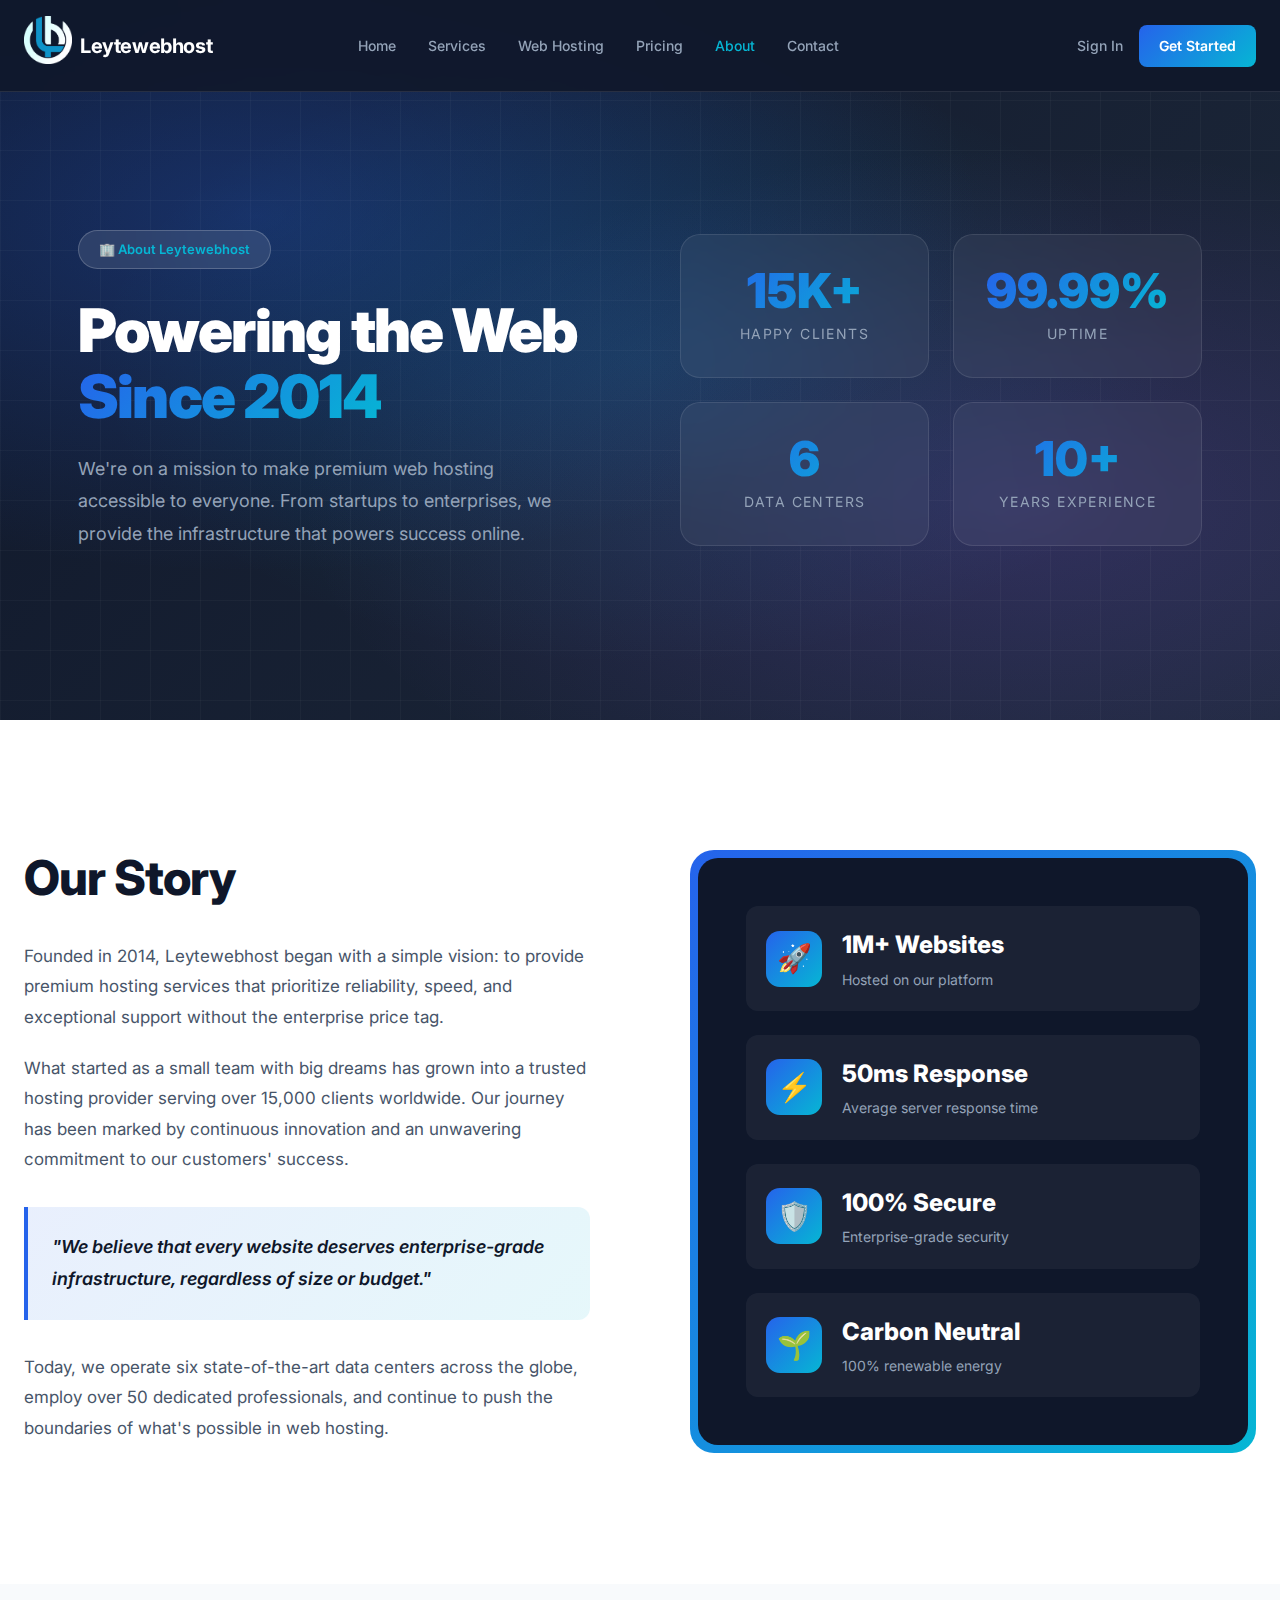
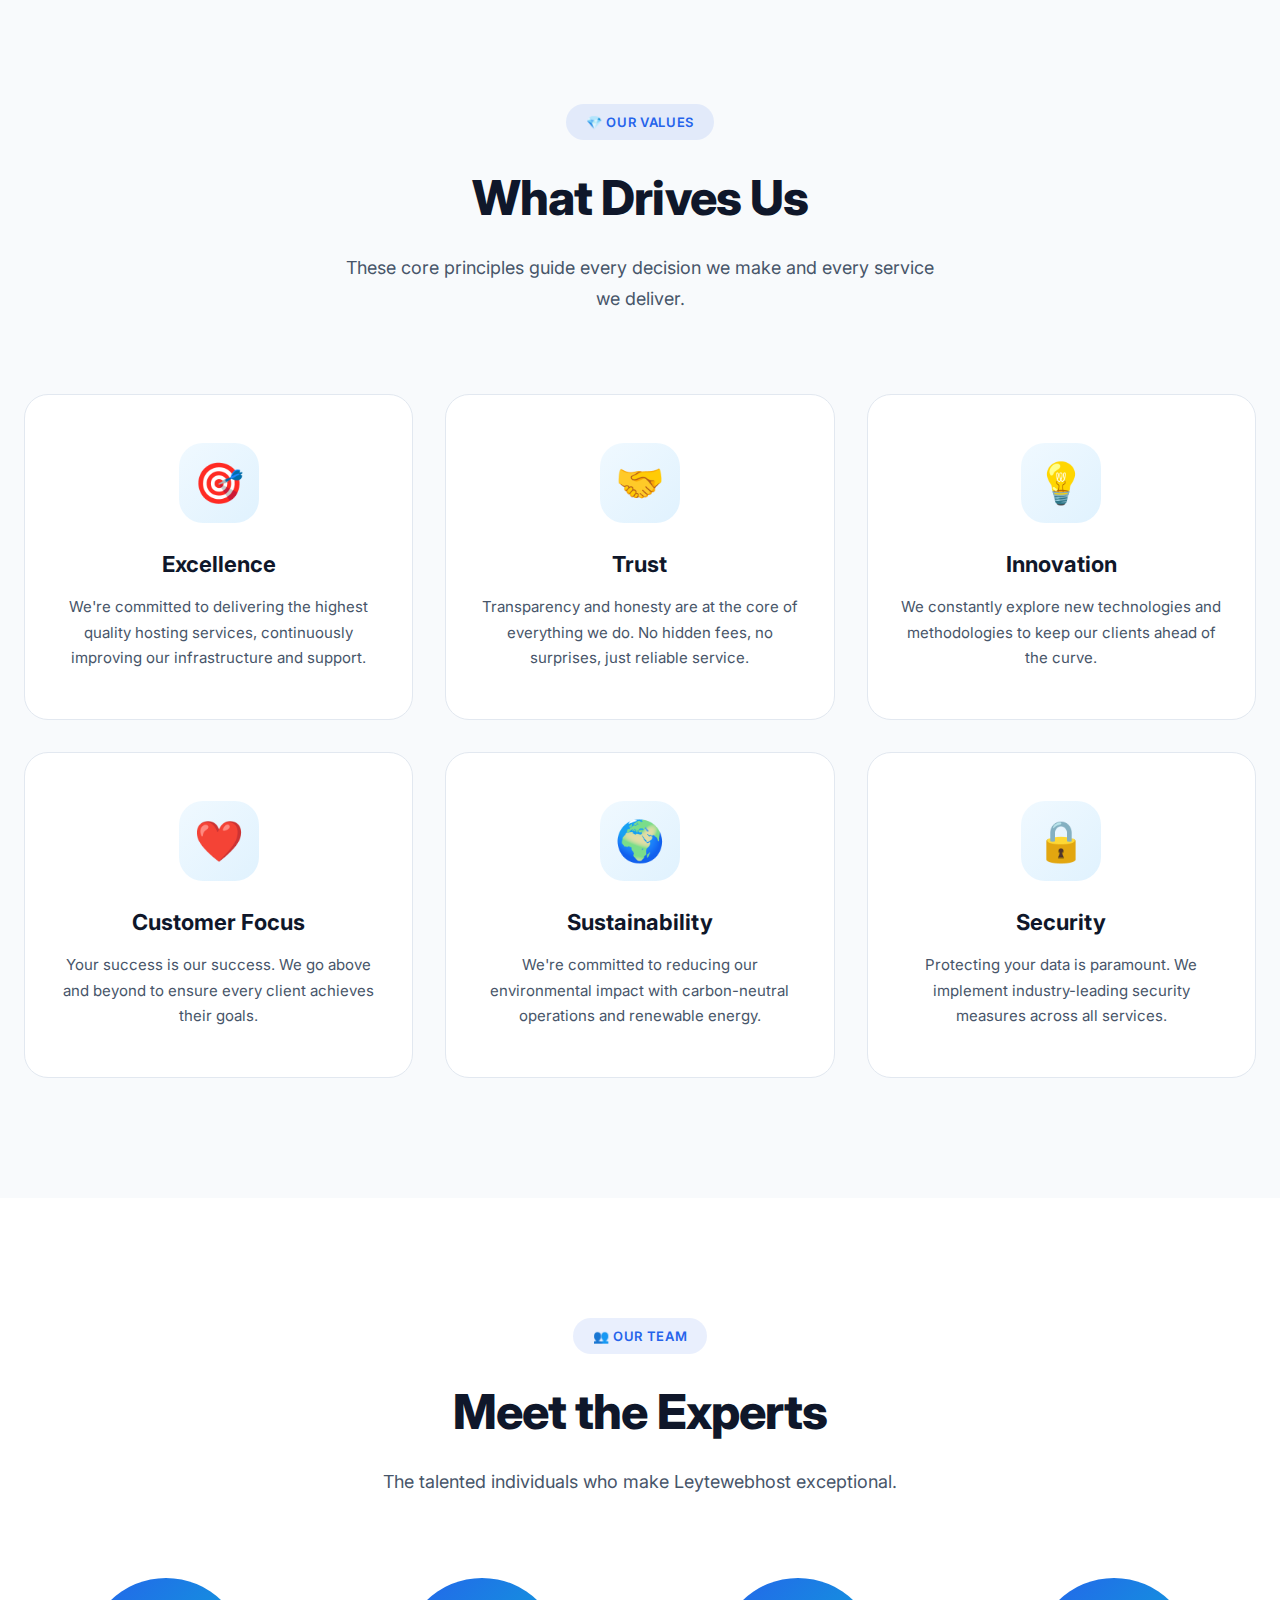
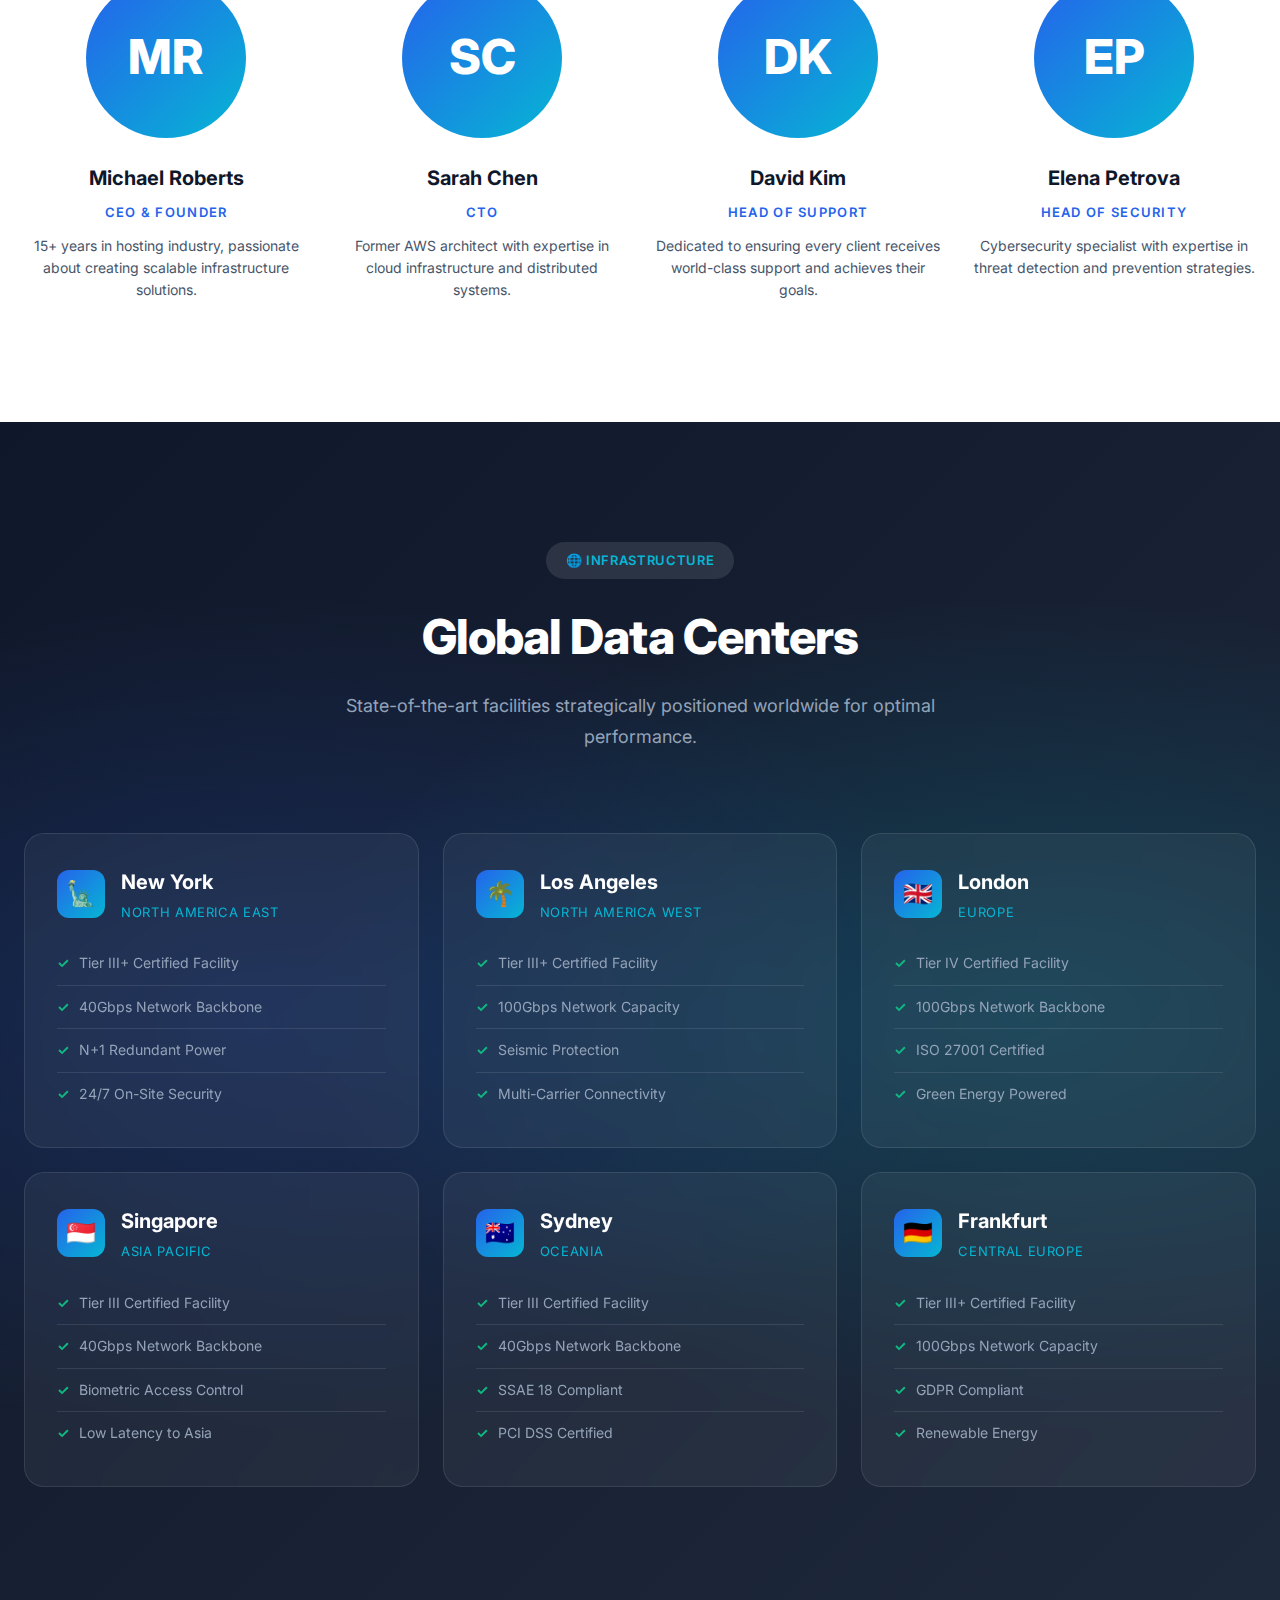
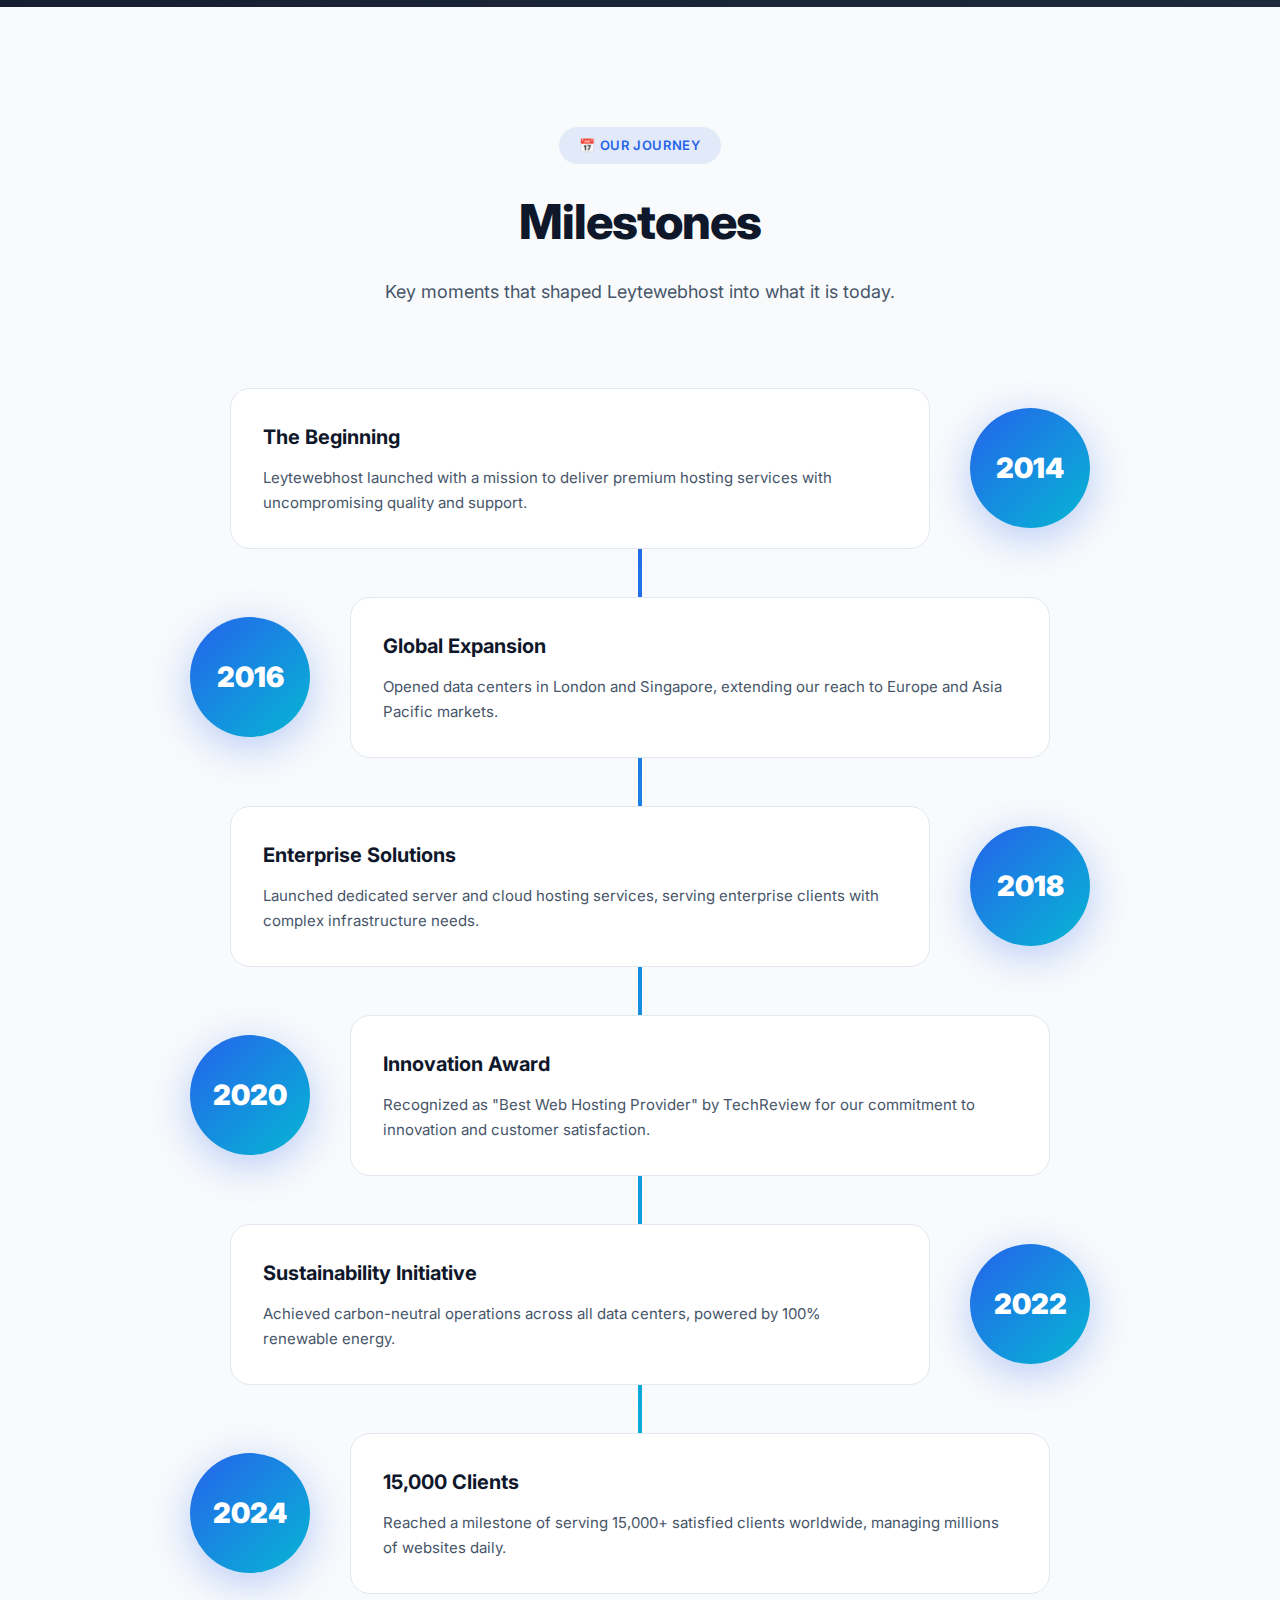
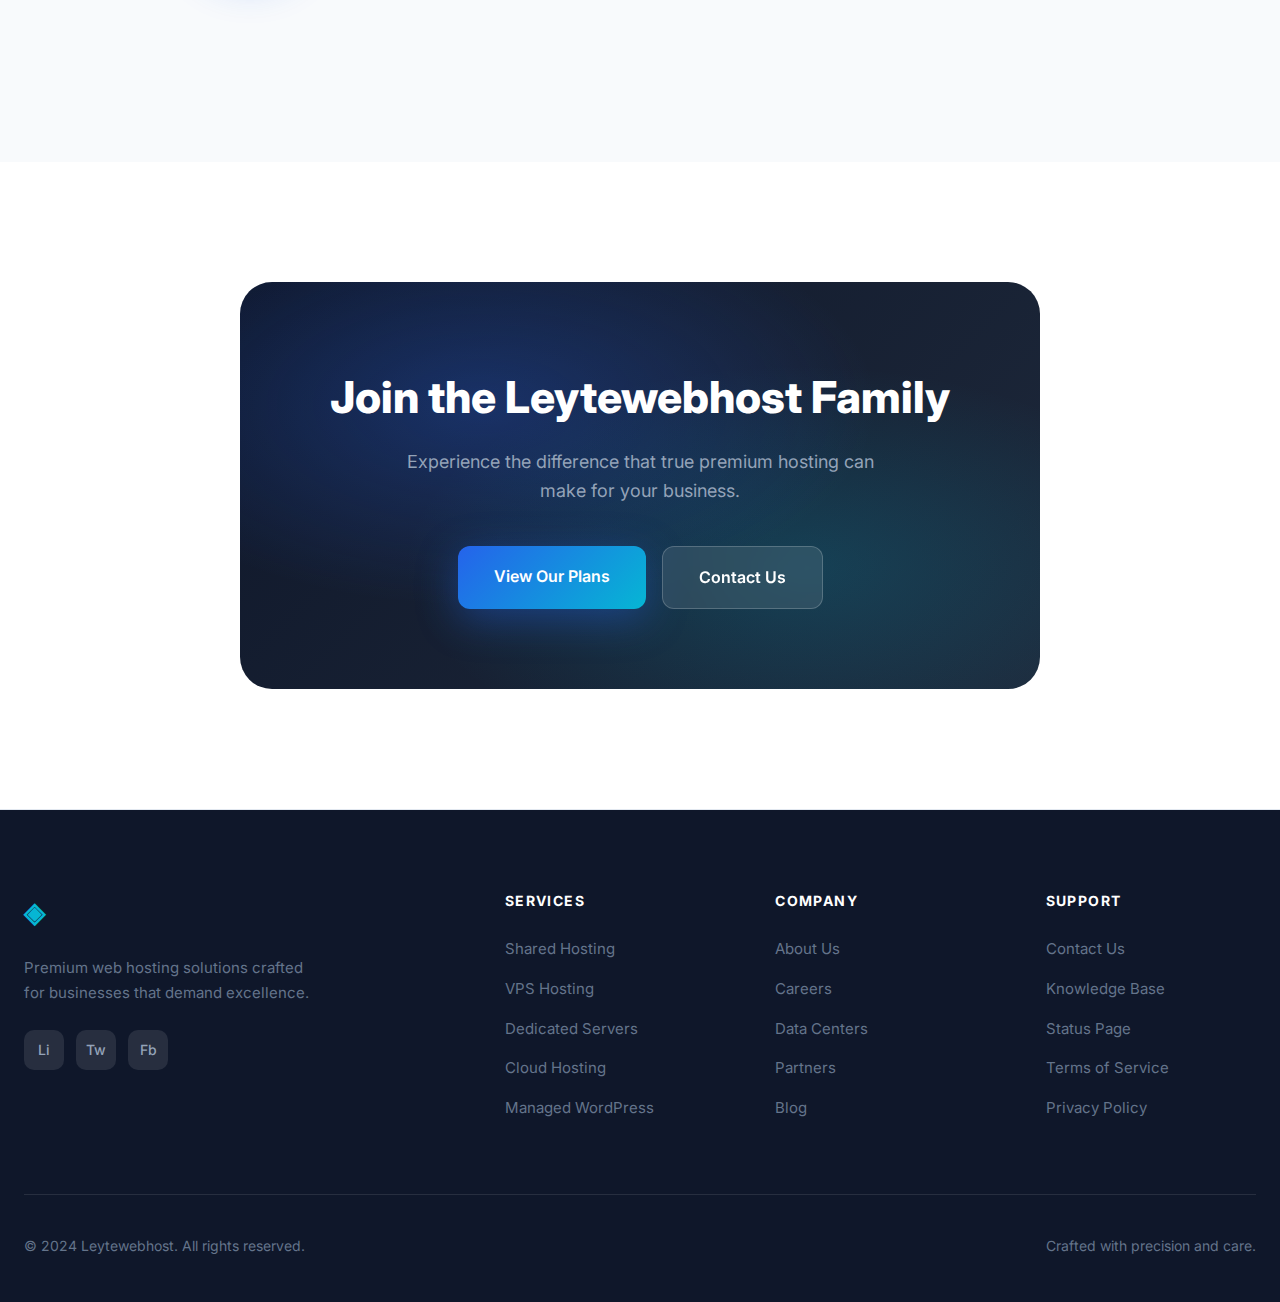
<file: about.html>
<!DOCTYPE html>
<html lang="en">
<head>
    <meta charset="UTF-8">
    <meta name="viewport" content="width=device-width, initial-scale=1.0">
    <title>About Us - Leytewebhost | Our Story & Mission</title>
    <link rel="stylesheet" href="styles.css">
    <link href="https://fonts.googleapis.com/css2?family=Inter:wght@400;500;600;700;800;900&display=swap" rel="stylesheet">
    <style>
        :root {
            --primary: #2563eb;
            --primary-light: #3b82f6;
            --primary-dark: #1e40af;
            --accent: #06b6d4;
            --accent-purple: #8b5cf6;
            --success: #10b981;
            --text-primary: #0f172a;
            --text-secondary: #475569;
            --text-muted: #94a3b8;
            --background: #ffffff;
            --background-secondary: #f8fafc;
            --background-dark: #0f172a;
            --border: #e2e8f0;
            --gradient-1: linear-gradient(135deg, #2563eb 0%, #06b6d4 100%);
            --gradient-2: linear-gradient(135deg, #8b5cf6 0%, #06b6d4 100%);
            --gradient-3: linear-gradient(135deg, #0f172a 0%, #1e293b 100%);
        }

        * { margin: 0; padding: 0; box-sizing: border-box; }

        body {
            font-family: 'Inter', -apple-system, BlinkMacSystemFont, sans-serif;
            background: var(--background);
            color: var(--text-primary);
            line-height: 1.6;
            overflow-x: hidden;
        }

        .container { max-width: 1280px; margin: 0 auto; padding: 0 24px; }

        /* ABOUT HERO */
        .about-hero {
            position: relative;
            min-height: 80vh;
            display: flex;
            align-items: center;
            padding: 160px 0 100px;
            background: var(--gradient-3);
            overflow: hidden;
        }

        .about-hero::before {
            content: '';
            position: absolute;
            top: 0; left: 0; right: 0; bottom: 0;
            background: 
                radial-gradient(ellipse at 20% 30%, rgba(37, 99, 235, 0.3) 0%, transparent 50%),
                radial-gradient(ellipse at 80% 70%, rgba(139, 92, 246, 0.2) 0%, transparent 50%),
                radial-gradient(ellipse at 50% 50%, rgba(6, 182, 212, 0.15) 0%, transparent 60%);
            pointer-events: none;
        }

        .about-hero::after {
            content: '';
            position: absolute;
            top: 0; left: 0; right: 0; bottom: 0;
            background-image: 
                linear-gradient(rgba(255,255,255,0.03) 1px, transparent 1px),
                linear-gradient(90deg, rgba(255,255,255,0.03) 1px, transparent 1px);
            background-size: 50px 50px;
            pointer-events: none;
        }

        .about-hero-content {
            position: relative;
            z-index: 10;
            display: grid;
            grid-template-columns: 1fr 1fr;
            gap: 80px;
            align-items: center;
        }

        .about-hero-text { color: #fff; }

        .hero-badge {
            display: inline-flex;
            align-items: center;
            gap: 8px;
            background: rgba(255, 255, 255, 0.1);
            backdrop-filter: blur(10px);
            border: 1px solid rgba(255, 255, 255, 0.2);
            border-radius: 50px;
            padding: 8px 20px;
            margin-bottom: 28px;
            font-size: 13px;
            font-weight: 600;
            color: #06b6d4;
        }

        .about-hero-text h1 {
            font-size: clamp(42px, 5vw, 60px);
            font-weight: 900;
            line-height: 1.1;
            margin-bottom: 24px;
            letter-spacing: -0.03em;
        }

        .about-hero-text h1 span {
            background: var(--gradient-1);
            -webkit-background-clip: text;
            -webkit-text-fill-color: transparent;
            background-clip: text;
        }

        .about-hero-text p {
            font-size: 18px;
            color: #94a3b8;
            line-height: 1.8;
            max-width: 500px;
        }

        .hero-stats-grid {
            display: grid;
            grid-template-columns: repeat(2, 1fr);
            gap: 24px;
        }

        .hero-stat-card {
            background: rgba(255, 255, 255, 0.05);
            backdrop-filter: blur(10px);
            border: 1px solid rgba(255, 255, 255, 0.1);
            border-radius: 20px;
            padding: 32px;
            text-align: center;
            transition: all 0.3s ease;
        }

        .hero-stat-card:hover {
            background: rgba(255, 255, 255, 0.1);
            transform: translateY(-8px);
            border-color: rgba(6, 182, 212, 0.3);
        }

        .hero-stat-value {
            font-size: 48px;
            font-weight: 900;
            background: var(--gradient-1);
            -webkit-background-clip: text;
            -webkit-text-fill-color: transparent;
            background-clip: text;
            line-height: 1;
            margin-bottom: 8px;
        }

        .hero-stat-label {
            font-size: 14px;
            color: #94a3b8;
            text-transform: uppercase;
            letter-spacing: 0.1em;
        }

        /* STORY SECTION */
        .story-section { padding: 120px 0; background: var(--background); }

        .story-content {
            display: grid;
            grid-template-columns: 1fr 1fr;
            gap: 100px;
            align-items: center;
        }

        .story-text h2 {
            font-size: clamp(36px, 4vw, 48px);
            font-weight: 800;
            color: var(--text-primary);
            margin-bottom: 24px;
            letter-spacing: -0.02em;
        }

        .story-text p {
            font-size: 17px;
            color: var(--text-secondary);
            line-height: 1.8;
            margin-bottom: 20px;
        }

        .story-highlight {
            background: linear-gradient(135deg, rgba(37, 99, 235, 0.1) 0%, rgba(6, 182, 212, 0.1) 100%);
            border-left: 4px solid var(--primary);
            padding: 24px;
            border-radius: 0 12px 12px 0;
            margin: 32px 0;
        }

        .story-highlight p {
            font-size: 18px;
            font-weight: 600;
            color: var(--text-primary);
            font-style: italic;
            margin: 0;
        }

        .story-image-wrapper {
            position: relative;
            background: var(--gradient-1);
            border-radius: 24px;
            padding: 8px;
        }

        .story-image-wrapper::before {
            content: '';
            position: absolute;
            top: -20px; right: -20px;
            width: 100px; height: 100px;
            background: var(--gradient-2);
            border-radius: 20px;
            z-index: -1;
        }

        .story-image-inner {
            background: var(--background-dark);
            border-radius: 20px;
            padding: 48px;
            display: flex;
            flex-direction: column;
            gap: 24px;
        }

        .story-metric {
            display: flex;
            align-items: center;
            gap: 20px;
            padding: 20px;
            background: rgba(255, 255, 255, 0.05);
            border-radius: 12px;
            transition: all 0.3s ease;
        }

        .story-metric:hover {
            background: rgba(255, 255, 255, 0.1);
            transform: translateX(8px);
        }

        .story-metric-icon {
            width: 56px; height: 56px;
            background: var(--gradient-1);
            border-radius: 14px;
            display: flex;
            align-items: center;
            justify-content: center;
            font-size: 28px;
            flex-shrink: 0;
        }

        .story-metric-text h4 {
            font-size: 24px;
            font-weight: 800;
            color: #fff;
            margin-bottom: 4px;
        }

        .story-metric-text p { font-size: 14px; color: #94a3b8; margin: 0; }

        /* VALUES SECTION */
        .values-section { padding: 120px 0; background: var(--background-secondary); }

        .section-header { text-align: center; max-width: 700px; margin: 0 auto 80px; }

        .section-badge {
            display: inline-flex;
            align-items: center;
            gap: 8px;
            background: rgba(37, 99, 235, 0.1);
            border-radius: 50px;
            padding: 8px 20px;
            margin-bottom: 20px;
            font-size: 13px;
            font-weight: 600;
            color: var(--primary);
            text-transform: uppercase;
            letter-spacing: 0.05em;
        }

        .section-title {
            font-size: clamp(36px, 4vw, 48px);
            font-weight: 800;
            color: var(--text-primary);
            margin-bottom: 16px;
            letter-spacing: -0.02em;
        }

        .section-subtitle { font-size: 18px; color: var(--text-secondary); line-height: 1.7; }

        .values-grid { display: grid; grid-template-columns: repeat(3, 1fr); gap: 32px; }

        .value-card {
            background: #fff;
            border: 1px solid var(--border);
            border-radius: 24px;
            padding: 48px 32px;
            text-align: center;
            transition: all 0.4s cubic-bezier(0.4, 0, 0.2, 1);
            position: relative;
            overflow: hidden;
        }

        .value-card::before {
            content: '';
            position: absolute;
            top: 0; left: 0; right: 0;
            height: 4px;
            background: var(--gradient-1);
            transform: scaleX(0);
            transition: transform 0.4s ease;
        }

        .value-card:hover {
            transform: translateY(-12px);
            box-shadow: 0 30px 60px -12px rgba(0, 0, 0, 0.15);
            border-color: transparent;
        }

        .value-card:hover::before { transform: scaleX(1); }

        .value-icon {
            width: 80px; height: 80px;
            background: linear-gradient(135deg, #f0f9ff 0%, #e0f2fe 100%);
            border-radius: 24px;
            display: flex;
            align-items: center;
            justify-content: center;
            font-size: 40px;
            margin: 0 auto 24px;
            transition: all 0.4s ease;
        }

        .value-card:hover .value-icon {
            background: var(--gradient-1);
            transform: scale(1.1) rotate(-5deg);
        }

        .value-title { font-size: 22px; font-weight: 700; color: var(--text-primary); margin-bottom: 12px; }
        .value-description { font-size: 15px; color: var(--text-secondary); line-height: 1.7; }

        /* TEAM SECTION */
        .team-section { padding: 120px 0; background: var(--background); }
        .team-grid { display: grid; grid-template-columns: repeat(4, 1fr); gap: 32px; }

        .team-member { text-align: center; transition: all 0.3s ease; }
        .team-member:hover { transform: translateY(-8px); }

        .member-photo { position: relative; width: 160px; height: 160px; margin: 0 auto 24px; }

        .member-photo-inner {
            width: 100%; height: 100%;
            background: var(--gradient-1);
            border-radius: 50%;
            display: flex;
            align-items: center;
            justify-content: center;
            font-size: 48px;
            font-weight: 800;
            color: #fff;
            transition: all 0.3s ease;
        }

        .team-member:hover .member-photo-inner {
            transform: scale(1.05);
            box-shadow: 0 20px 40px rgba(37, 99, 235, 0.3);
        }

        .member-name { font-size: 20px; font-weight: 700; color: var(--text-primary); margin-bottom: 8px; }
        .member-role { font-size: 13px; color: var(--primary); text-transform: uppercase; letter-spacing: 0.1em; font-weight: 600; margin-bottom: 12px; }
        .member-bio { font-size: 14px; color: var(--text-secondary); line-height: 1.6; }

        /* INFRASTRUCTURE SECTION */
        .infrastructure-section {
            padding: 120px 0;
            background: var(--gradient-3);
            position: relative;
            overflow: hidden;
        }

        .infrastructure-section::before {
            content: '';
            position: absolute;
            top: 0; left: 0; right: 0; bottom: 0;
            background: 
                radial-gradient(ellipse at 20% 50%, rgba(37, 99, 235, 0.2) 0%, transparent 50%),
                radial-gradient(ellipse at 80% 50%, rgba(6, 182, 212, 0.2) 0%, transparent 50%);
            pointer-events: none;
        }

        .infrastructure-section .section-header { position: relative; z-index: 10; }
        .infrastructure-section .section-title { color: #fff; }
        .infrastructure-section .section-subtitle { color: #94a3b8; }

        .data-centers-grid {
            position: relative;
            z-index: 10;
            display: grid;
            grid-template-columns: repeat(3, 1fr);
            gap: 24px;
        }

        .datacenter-card {
            background: rgba(255, 255, 255, 0.05);
            backdrop-filter: blur(10px);
            border: 1px solid rgba(255, 255, 255, 0.1);
            border-radius: 20px;
            padding: 32px;
            transition: all 0.3s ease;
        }

        .datacenter-card:hover {
            background: rgba(255, 255, 255, 0.1);
            transform: translateY(-8px);
            border-color: rgba(6, 182, 212, 0.3);
        }

        .datacenter-header { display: flex; align-items: center; gap: 16px; margin-bottom: 20px; }

        .datacenter-flag {
            width: 48px; height: 48px;
            background: var(--gradient-1);
            border-radius: 12px;
            display: flex;
            align-items: center;
            justify-content: center;
            font-size: 24px;
        }

        .datacenter-location { font-size: 20px; font-weight: 700; color: #fff; margin-bottom: 4px; }
        .datacenter-region { font-size: 13px; color: #06b6d4; text-transform: uppercase; letter-spacing: 0.05em; }

        .datacenter-specs { list-style: none; }

        .datacenter-specs li {
            display: flex;
            align-items: center;
            gap: 10px;
            padding: 10px 0;
            font-size: 14px;
            color: #94a3b8;
            border-bottom: 1px solid rgba(255, 255, 255, 0.1);
        }

        .datacenter-specs li:last-child { border-bottom: none; }
        .datacenter-specs li::before { content: '✓'; color: #10b981; font-weight: bold; }

        /* TIMELINE SECTION */
        .timeline-section { padding: 120px 0; background: var(--background-secondary); }

        .timeline { position: relative; max-width: 900px; margin: 0 auto; }

        .timeline::before {
            content: '';
            position: absolute;
            left: 50%;
            top: 0; bottom: 0;
            width: 4px;
            background: var(--gradient-1);
            border-radius: 2px;
            transform: translateX(-50%);
        }

        .timeline-item {
            display: flex;
            align-items: center;
            margin-bottom: 48px;
            position: relative;
        }

        .timeline-item:nth-child(odd) { flex-direction: row-reverse; }

        .timeline-year {
            width: 120px; height: 120px;
            background: var(--gradient-1);
            border-radius: 50%;
            display: flex;
            align-items: center;
            justify-content: center;
            font-size: 28px;
            font-weight: 900;
            color: #fff;
            flex-shrink: 0;
            position: relative;
            z-index: 10;
            box-shadow: 0 10px 40px rgba(37, 99, 235, 0.3);
        }

        .timeline-content {
            flex: 1;
            background: #fff;
            border: 1px solid var(--border);
            border-radius: 20px;
            padding: 32px;
            margin: 0 40px;
            transition: all 0.3s ease;
        }

        .timeline-content:hover {
            transform: translateY(-4px);
            box-shadow: 0 20px 40px rgba(0, 0, 0, 0.1);
            border-color: var(--primary);
        }

        .timeline-content h3 { font-size: 20px; font-weight: 700; color: var(--text-primary); margin-bottom: 12px; }
        .timeline-content p { font-size: 15px; color: var(--text-secondary); line-height: 1.7; }

        /* CTA SECTION */
        .cta-section { padding: 120px 0; background: var(--background); text-align: center; }

        .cta-box {
            max-width: 800px;
            margin: 0 auto;
            background: var(--gradient-3);
            border-radius: 32px;
            padding: 80px 60px;
            position: relative;
            overflow: hidden;
        }

        .cta-box::before {
            content: '';
            position: absolute;
            top: 0; left: 0; right: 0; bottom: 0;
            background: 
                radial-gradient(ellipse at 30% 30%, rgba(37, 99, 235, 0.3) 0%, transparent 50%),
                radial-gradient(ellipse at 70% 70%, rgba(6, 182, 212, 0.2) 0%, transparent 50%);
            pointer-events: none;
        }

        .cta-content { position: relative; z-index: 10; }
        .cta-box h2 { font-size: clamp(32px, 4vw, 44px); font-weight: 800; color: #fff; margin-bottom: 16px; }
        .cta-box p { font-size: 18px; color: #94a3b8; margin-bottom: 40px; max-width: 500px; margin-left: auto; margin-right: auto; }

        .cta-buttons { display: flex; gap: 16px; justify-content: center; flex-wrap: wrap; }

        .btn-cta-primary {
            background: var(--gradient-1);
            color: #fff;
            padding: 18px 36px;
            border-radius: 12px;
            font-size: 16px;
            font-weight: 600;
            text-decoration: none;
            transition: all 0.3s ease;
            box-shadow: 0 10px 40px rgba(37, 99, 235, 0.4);
        }

        .btn-cta-primary:hover { transform: translateY(-3px); box-shadow: 0 15px 50px rgba(37, 99, 235, 0.5); }

        .btn-cta-secondary {
            background: rgba(255, 255, 255, 0.1);
            backdrop-filter: blur(10px);
            color: #fff;
            padding: 18px 36px;
            border-radius: 12px;
            font-size: 16px;
            font-weight: 600;
            text-decoration: none;
            border: 1px solid rgba(255, 255, 255, 0.2);
            transition: all 0.3s ease;
        }

        .btn-cta-secondary:hover { background: rgba(255, 255, 255, 0.2); transform: translateY(-3px); }

        /* FOOTER */
        .footer { background: var(--background-dark); padding: 80px 0 40px; color: #fff; }

        .footer-content {
            display: grid;
            grid-template-columns: 2fr repeat(3, 1fr);
            gap: 60px;
            margin-bottom: 60px;
        }

        .footer-brand { max-width: 300px; }
        .footer-logo { display: flex; align-items: center; gap: 10px; font-size: 22px; font-weight: 700; margin-bottom: 20px; }
        .footer-logo-symbol { color: var(--accent); font-size: 28px; }
        .footer-description { font-size: 15px; color: #64748b; line-height: 1.7; margin-bottom: 24px; }

        .footer-social { display: flex; gap: 12px; }

        .social-link {
            width: 40px; height: 40px;
            background: rgba(255, 255, 255, 0.1);
            border-radius: 10px;
            display: flex;
            align-items: center;
            justify-content: center;
            color: #94a3b8;
            text-decoration: none;
            font-size: 14px;
            transition: all 0.3s ease;
        }

        .social-link:hover { background: var(--primary); color: #fff; transform: translateY(-3px); }

        .footer-title { font-size: 14px; font-weight: 700; color: #fff; text-transform: uppercase; letter-spacing: 0.1em; margin-bottom: 24px; }
        .footer-links { list-style: none; }
        .footer-links li { margin-bottom: 14px; }
        .footer-links a { color: #64748b; text-decoration: none; font-size: 15px; transition: color 0.3s ease; }
        .footer-links a:hover { color: #06b6d4; }

        .footer-bottom {
            display: flex;
            justify-content: space-between;
            align-items: center;
            padding-top: 40px;
            border-top: 1px solid rgba(255, 255, 255, 0.1);
        }

        .footer-bottom p { font-size: 14px; color: #64748b; }

        /* RESPONSIVE */
        @media (max-width: 1024px) {
            .about-hero-content, .story-content { grid-template-columns: 1fr; gap: 60px; }
            .values-grid { grid-template-columns: repeat(2, 1fr); }
            .team-grid { grid-template-columns: repeat(2, 1fr); }
            .data-centers-grid { grid-template-columns: repeat(2, 1fr); }
            .footer-content { grid-template-columns: 1fr 1fr; }
        }

        @media (max-width: 768px) {
            .about-hero-text h1 { font-size: 36px; }
            .hero-stats-grid, .values-grid, .team-grid, .data-centers-grid { grid-template-columns: 1fr; }
            .timeline::before { left: 60px; }
            .timeline-item, .timeline-item:nth-child(odd) { flex-direction: column; align-items: flex-start; padding-left: 100px; }
            .timeline-year { position: absolute; left: 0; width: 80px; height: 80px; font-size: 20px; }
            .timeline-content { margin: 0; width: 100%; }
            .footer-content { grid-template-columns: 1fr; gap: 40px; }
            .footer-bottom { flex-direction: column; gap: 16px; text-align: center; }
            .cta-box { padding: 48px 24px; }
        }

        .logo-img {
    width: 0.5in;
    height: auto; /* keeps aspect ratio */
}
    </style>
</head>
<body>
    <!-- Navigation -->
     <!-- Navigation -->
    <nav class="navbar" style="background: rgba(15, 23, 42, 0.9); backdrop-filter: blur(12px); border-bottom: 1px solid rgba(255,255,255,0.1); position: fixed; top: 0; left: 0; right: 0; z-index: 1000;">
        <div class="container nav-container" style="display: flex; justify-content: space-between; align-items: center; padding: 16px 24px;">
            <div class="logo" style="display: flex; align-items: center; gap: 8px; color: #fff; font-weight: 700; font-size: 20px;">
                <span style="color: #06b6d4; font-size: 24px;"> <img src="images/leytewebhost_logo_white2.png" alt="Leytewebhost Logo" class="logo-img"></span>
                <span>Leytewebhost</span>
            </div>
            <ul class="nav-menu" style="display: flex; list-style: none; gap: 32px;">
                <li><a href="index.html" style="color: #94a3b8; text-decoration: none; font-size: 14px; font-weight: 500;">Home</a></li>
                <li><a href="services.html" style="color: #94a3b8; text-decoration: none; font-size: 14px; font-weight: 500;">Services</a></li>
                <li><a href="webhost.html" style="color: #94a3b8; text-decoration: none; font-size: 14px; font-weight: 500;">Web Hosting</a></li>
                <li><a href="pricing.html" style="color: #94a3b8; text-decoration: none; font-size: 14px; font-weight: 500;">Pricing</a></li>
                <li><a href="about.html" style="color: #06b6d4; text-decoration: none; font-size: 14px; font-weight: 500;">About</a></li>
                <li><a href="contact.html" style="color: #94a3b8; text-decoration: none; font-size: 14px; font-weight: 500;">Contact</a></li>
            </ul>
            <div style="display: flex; gap: 16px; align-items: center;">
                <a href="#" style="color: #94a3b8; text-decoration: none; font-size: 14px; font-weight: 500;">Sign In</a>
                <a href="#" style="background: linear-gradient(135deg, #2563eb 0%, #06b6d4 100%); color: #fff; padding: 10px 20px; border-radius: 8px; text-decoration: none; font-size: 14px; font-weight: 600;">Get Started</a>
            </div>
        </div>
    </nav>

    <!-- About Hero -->
    <section class="about-hero">
        <div class="container">
            <div class="about-hero-content">
                <div class="about-hero-text">
                    <div class="hero-badge">🏢 About Leytewebhost</div>
                    <h1>Powering the Web<br><span>Since 2014</span></h1>
                    <p>We're on a mission to make premium web hosting accessible to everyone. From startups to enterprises, we provide the infrastructure that powers success online.</p>
                </div>
                <div class="hero-stats-grid">
                    <div class="hero-stat-card">
                        <div class="hero-stat-value">15K+</div>
                        <div class="hero-stat-label">Happy Clients</div>
                    </div>
                    <div class="hero-stat-card">
                        <div class="hero-stat-value">99.99%</div>
                        <div class="hero-stat-label">Uptime</div>
                    </div>
                    <div class="hero-stat-card">
                        <div class="hero-stat-value">6</div>
                        <div class="hero-stat-label">Data Centers</div>
                    </div>
                    <div class="hero-stat-card">
                        <div class="hero-stat-value">10+</div>
                        <div class="hero-stat-label">Years Experience</div>
                    </div>
                </div>
            </div>
        </div>
    </section>

    <!-- Story Section -->
    <section class="story-section">
        <div class="container">
            <div class="story-content">
                <div class="story-text">
                    <h2>Our Story</h2>
                    <p>Founded in 2014, Leytewebhost began with a simple vision: to provide premium hosting services that prioritize reliability, speed, and exceptional support without the enterprise price tag.</p>
                    <p>What started as a small team with big dreams has grown into a trusted hosting provider serving over 15,000 clients worldwide. Our journey has been marked by continuous innovation and an unwavering commitment to our customers' success.</p>
                    <div class="story-highlight">
                        <p>"We believe that every website deserves enterprise-grade infrastructure, regardless of size or budget."</p>
                    </div>
                    <p>Today, we operate six state-of-the-art data centers across the globe, employ over 50 dedicated professionals, and continue to push the boundaries of what's possible in web hosting.</p>
                </div>
                <div class="story-visual">
                    <div class="story-image-wrapper">
                        <div class="story-image-inner">
                            <div class="story-metric">
                                <div class="story-metric-icon">🚀</div>
                                <div class="story-metric-text">
                                    <h4>1M+ Websites</h4>
                                    <p>Hosted on our platform</p>
                                </div>
                            </div>
                            <div class="story-metric">
                                <div class="story-metric-icon">⚡</div>
                                <div class="story-metric-text">
                                    <h4>50ms Response</h4>
                                    <p>Average server response time</p>
                                </div>
                            </div>
                            <div class="story-metric">
                                <div class="story-metric-icon">🛡️</div>
                                <div class="story-metric-text">
                                    <h4>100% Secure</h4>
                                    <p>Enterprise-grade security</p>
                                </div>
                            </div>
                            <div class="story-metric">
                                <div class="story-metric-icon">🌱</div>
                                <div class="story-metric-text">
                                    <h4>Carbon Neutral</h4>
                                    <p>100% renewable energy</p>
                                </div>
                            </div>
                        </div>
                    </div>
                </div>
            </div>
        </div>
    </section>

    <!-- Values Section -->
    <section class="values-section">
        <div class="container">
            <div class="section-header">
                <div class="section-badge">💎 Our Values</div>
                <h2 class="section-title">What Drives Us</h2>
                <p class="section-subtitle">These core principles guide every decision we make and every service we deliver.</p>
            </div>
            <div class="values-grid">
                <div class="value-card">
                    <div class="value-icon">🎯</div>
                    <h3 class="value-title">Excellence</h3>
                    <p class="value-description">We're committed to delivering the highest quality hosting services, continuously improving our infrastructure and support.</p>
                </div>
                <div class="value-card">
                    <div class="value-icon">🤝</div>
                    <h3 class="value-title">Trust</h3>
                    <p class="value-description">Transparency and honesty are at the core of everything we do. No hidden fees, no surprises, just reliable service.</p>
                </div>
                <div class="value-card">
                    <div class="value-icon">💡</div>
                    <h3 class="value-title">Innovation</h3>
                    <p class="value-description">We constantly explore new technologies and methodologies to keep our clients ahead of the curve.</p>
                </div>
                <div class="value-card">
                    <div class="value-icon">❤️</div>
                    <h3 class="value-title">Customer Focus</h3>
                    <p class="value-description">Your success is our success. We go above and beyond to ensure every client achieves their goals.</p>
                </div>
                <div class="value-card">
                    <div class="value-icon">🌍</div>
                    <h3 class="value-title">Sustainability</h3>
                    <p class="value-description">We're committed to reducing our environmental impact with carbon-neutral operations and renewable energy.</p>
                </div>
                <div class="value-card">
                    <div class="value-icon">🔒</div>
                    <h3 class="value-title">Security</h3>
                    <p class="value-description">Protecting your data is paramount. We implement industry-leading security measures across all services.</p>
                </div>
            </div>
        </div>
    </section>

    <!-- Team Section -->
    <section class="team-section">
        <div class="container">
            <div class="section-header">
                <div class="section-badge">👥 Our Team</div>
                <h2 class="section-title">Meet the Experts</h2>
                <p class="section-subtitle">The talented individuals who make Leytewebhost exceptional.</p>
            </div>
            <div class="team-grid">
                <div class="team-member">
                    <div class="member-photo"><div class="member-photo-inner">MR</div></div>
                    <h3 class="member-name">Michael Roberts</h3>
                    <div class="member-role">CEO & Founder</div>
                    <p class="member-bio">15+ years in hosting industry, passionate about creating scalable infrastructure solutions.</p>
                </div>
                <div class="team-member">
                    <div class="member-photo"><div class="member-photo-inner">SC</div></div>
                    <h3 class="member-name">Sarah Chen</h3>
                    <div class="member-role">CTO</div>
                    <p class="member-bio">Former AWS architect with expertise in cloud infrastructure and distributed systems.</p>
                </div>
                <div class="team-member">
                    <div class="member-photo"><div class="member-photo-inner">DK</div></div>
                    <h3 class="member-name">David Kim</h3>
                    <div class="member-role">Head of Support</div>
                    <p class="member-bio">Dedicated to ensuring every client receives world-class support and achieves their goals.</p>
                </div>
                <div class="team-member">
                    <div class="member-photo"><div class="member-photo-inner">EP</div></div>
                    <h3 class="member-name">Elena Petrova</h3>
                    <div class="member-role">Head of Security</div>
                    <p class="member-bio">Cybersecurity specialist with expertise in threat detection and prevention strategies.</p>
                </div>
            </div>
        </div>
    </section>

    <!-- Infrastructure Section -->
    <section class="infrastructure-section">
        <div class="container">
            <div class="section-header">
                <div class="section-badge" style="background: rgba(255,255,255,0.1); color: #06b6d4;">🌐 Infrastructure</div>
                <h2 class="section-title">Global Data Centers</h2>
                <p class="section-subtitle">State-of-the-art facilities strategically positioned worldwide for optimal performance.</p>
            </div>
            <div class="data-centers-grid">
                <div class="datacenter-card">
                    <div class="datacenter-header">
                        <div class="datacenter-flag">🗽</div>
                        <div>
                            <div class="datacenter-location">New York</div>
                            <div class="datacenter-region">North America East</div>
                        </div>
                    </div>
                    <ul class="datacenter-specs">
                        <li>Tier III+ Certified Facility</li>
                        <li>40Gbps Network Backbone</li>
                        <li>N+1 Redundant Power</li>
                        <li>24/7 On-Site Security</li>
                    </ul>
                </div>
                <div class="datacenter-card">
                    <div class="datacenter-header">
                        <div class="datacenter-flag">🌴</div>
                        <div>
                            <div class="datacenter-location">Los Angeles</div>
                            <div class="datacenter-region">North America West</div>
                        </div>
                    </div>
                    <ul class="datacenter-specs">
                        <li>Tier III+ Certified Facility</li>
                        <li>100Gbps Network Capacity</li>
                        <li>Seismic Protection</li>
                        <li>Multi-Carrier Connectivity</li>
                    </ul>
                </div>
                <div class="datacenter-card">
                    <div class="datacenter-header">
                        <div class="datacenter-flag">🇬🇧</div>
                        <div>
                            <div class="datacenter-location">London</div>
                            <div class="datacenter-region">Europe</div>
                        </div>
                    </div>
                    <ul class="datacenter-specs">
                        <li>Tier IV Certified Facility</li>
                        <li>100Gbps Network Backbone</li>
                        <li>ISO 27001 Certified</li>
                        <li>Green Energy Powered</li>
                    </ul>
                </div>
                <div class="datacenter-card">
                    <div class="datacenter-header">
                        <div class="datacenter-flag">🇸🇬</div>
                        <div>
                            <div class="datacenter-location">Singapore</div>
                            <div class="datacenter-region">Asia Pacific</div>
                        </div>
                    </div>
                    <ul class="datacenter-specs">
                        <li>Tier III Certified Facility</li>
                        <li>40Gbps Network Backbone</li>
                        <li>Biometric Access Control</li>
                        <li>Low Latency to Asia</li>
                    </ul>
                </div>
                <div class="datacenter-card">
                    <div class="datacenter-header">
                        <div class="datacenter-flag">🇦🇺</div>
                        <div>
                            <div class="datacenter-location">Sydney</div>
                            <div class="datacenter-region">Oceania</div>
                        </div>
                    </div>
                    <ul class="datacenter-specs">
                        <li>Tier III Certified Facility</li>
                        <li>40Gbps Network Backbone</li>
                        <li>SSAE 18 Compliant</li>
                        <li>PCI DSS Certified</li>
                    </ul>
                </div>
                <div class="datacenter-card">
                    <div class="datacenter-header">
                        <div class="datacenter-flag">🇩🇪</div>
                        <div>
                            <div class="datacenter-location">Frankfurt</div>
                            <div class="datacenter-region">Central Europe</div>
                        </div>
                    </div>
                    <ul class="datacenter-specs">
                        <li>Tier III+ Certified Facility</li>
                        <li>100Gbps Network Capacity</li>
                        <li>GDPR Compliant</li>
                        <li>Renewable Energy</li>
                    </ul>
                </div>
            </div>
        </div>
    </section>

    <!-- Timeline Section -->
    <section class="timeline-section">
        <div class="container">
            <div class="section-header">
                <div class="section-badge">📅 Our Journey</div>
                <h2 class="section-title">Milestones</h2>
                <p class="section-subtitle">Key moments that shaped Leytewebhost into what it is today.</p>
            </div>
            <div class="timeline">
                <div class="timeline-item">
                    <div class="timeline-year">2014</div>
                    <div class="timeline-content">
                        <h3>The Beginning</h3>
                        <p>Leytewebhost launched with a mission to deliver premium hosting services with uncompromising quality and support.</p>
                    </div>
                </div>
                <div class="timeline-item">
                    <div class="timeline-year">2016</div>
                    <div class="timeline-content">
                        <h3>Global Expansion</h3>
                        <p>Opened data centers in London and Singapore, extending our reach to Europe and Asia Pacific markets.</p>
                    </div>
                </div>
                <div class="timeline-item">
                    <div class="timeline-year">2018</div>
                    <div class="timeline-content">
                        <h3>Enterprise Solutions</h3>
                        <p>Launched dedicated server and cloud hosting services, serving enterprise clients with complex infrastructure needs.</p>
                    </div>
                </div>
                <div class="timeline-item">
                    <div class="timeline-year">2020</div>
                    <div class="timeline-content">
                        <h3>Innovation Award</h3>
                        <p>Recognized as "Best Web Hosting Provider" by TechReview for our commitment to innovation and customer satisfaction.</p>
                    </div>
                </div>
                <div class="timeline-item">
                    <div class="timeline-year">2022</div>
                    <div class="timeline-content">
                        <h3>Sustainability Initiative</h3>
                        <p>Achieved carbon-neutral operations across all data centers, powered by 100% renewable energy.</p>
                    </div>
                </div>
                <div class="timeline-item">
                    <div class="timeline-year">2024</div>
                    <div class="timeline-content">
                        <h3>15,000 Clients</h3>
                        <p>Reached a milestone of serving 15,000+ satisfied clients worldwide, managing millions of websites daily.</p>
                    </div>
                </div>
            </div>
        </div>
    </section>

    <!-- CTA Section -->
    <section class="cta-section">
        <div class="container">
            <div class="cta-box">
                <div class="cta-content">
                    <h2>Join the Leytewebhost Family</h2>
                    <p>Experience the difference that true premium hosting can make for your business.</p>
                    <div class="cta-buttons">
                        <a href="pricing.html" class="btn-cta-primary">View Our Plans</a>
                        <a href="contact.html" class="btn-cta-secondary">Contact Us</a>
                    </div>
                </div>
            </div>
        </div>
    </section>

    <!-- Footer -->
    <footer class="footer">
        <div class="container">
            <div class="footer-content">
                <div class="footer-brand">
                    <div class="footer-logo">
                        <span class="footer-logo-symbol">◈</span>
                        <span>Leytewebhost</span>
                    </div>
                    <p class="footer-description">Premium web hosting solutions crafted for businesses that demand excellence.</p>
                    <div class="footer-social">
                        <a href="#" class="social-link">Li</a>
                        <a href="#" class="social-link">Tw</a>
                        <a href="#" class="social-link">Fb</a>
                    </div>
                </div>
                <div>
                    <h4 class="footer-title">Services</h4>
                    <ul class="footer-links">
                        <li><a href="services.html">Shared Hosting</a></li>
                        <li><a href="services.html">VPS Hosting</a></li>
                        <li><a href="services.html">Dedicated Servers</a></li>
                        <li><a href="services.html">Cloud Hosting</a></li>
                        <li><a href="services.html">Managed WordPress</a></li>
                    </ul>
                </div>
                <div>
                    <h4 class="footer-title">Company</h4>
                    <ul class="footer-links">
                        <li><a href="about.html">About Us</a></li>
                        <li><a href="#">Careers</a></li>
                        <li><a href="#">Data Centers</a></li>
                        <li><a href="#">Partners</a></li>
                        <li><a href="#">Blog</a></li>
                    </ul>
                </div>
                <div>
                    <h4 class="footer-title">Support</h4>
                    <ul class="footer-links">
                        <li><a href="contact.html">Contact Us</a></li>
                        <li><a href="#">Knowledge Base</a></li>
                        <li><a href="#">Status Page</a></li>
                        <li><a href="#">Terms of Service</a></li>
                        <li><a href="#">Privacy Policy</a></li>
                    </ul>
                </div>
            </div>
            <div class="footer-bottom">
                <p>&copy; 2024 Leytewebhost. All rights reserved.</p>
                <p>Crafted with precision and care.</p>
            </div>
        </div>
    </footer>

    <script src="script.js"></script>
</body>
</html>
</file>
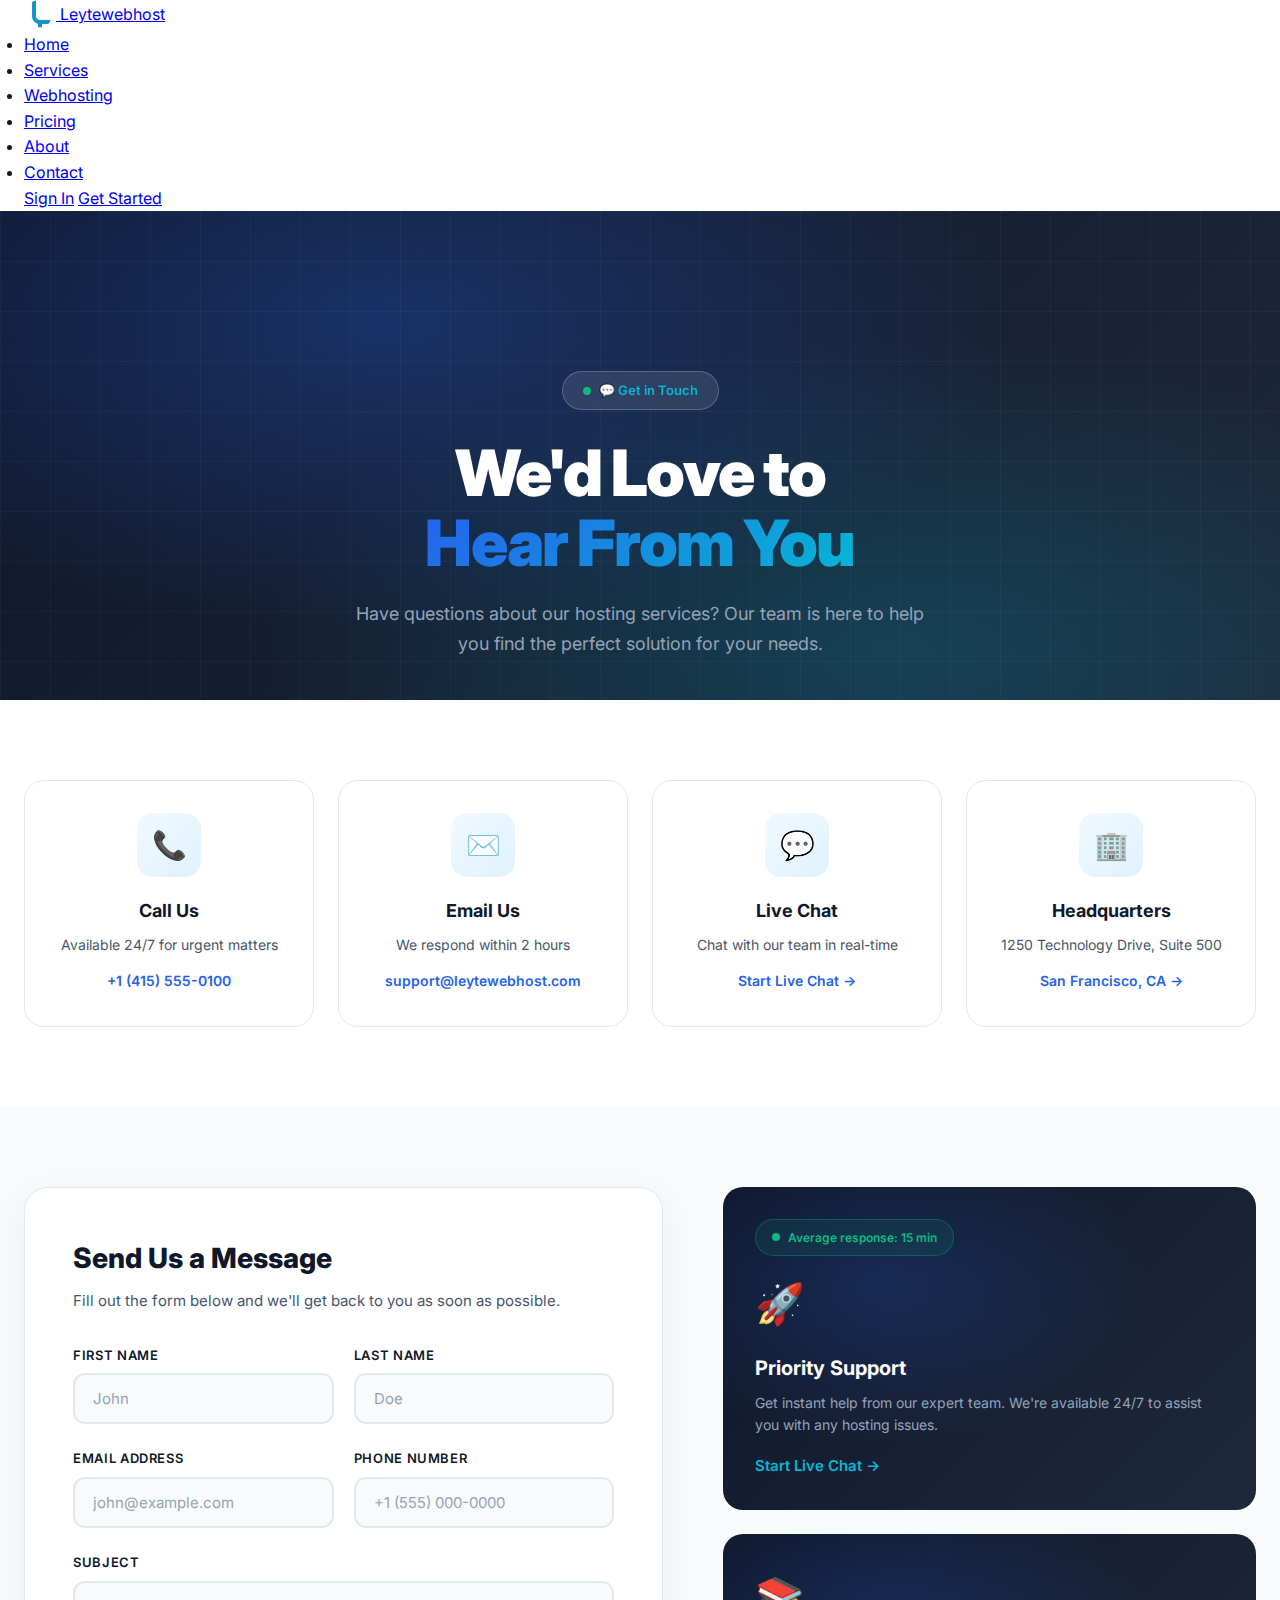
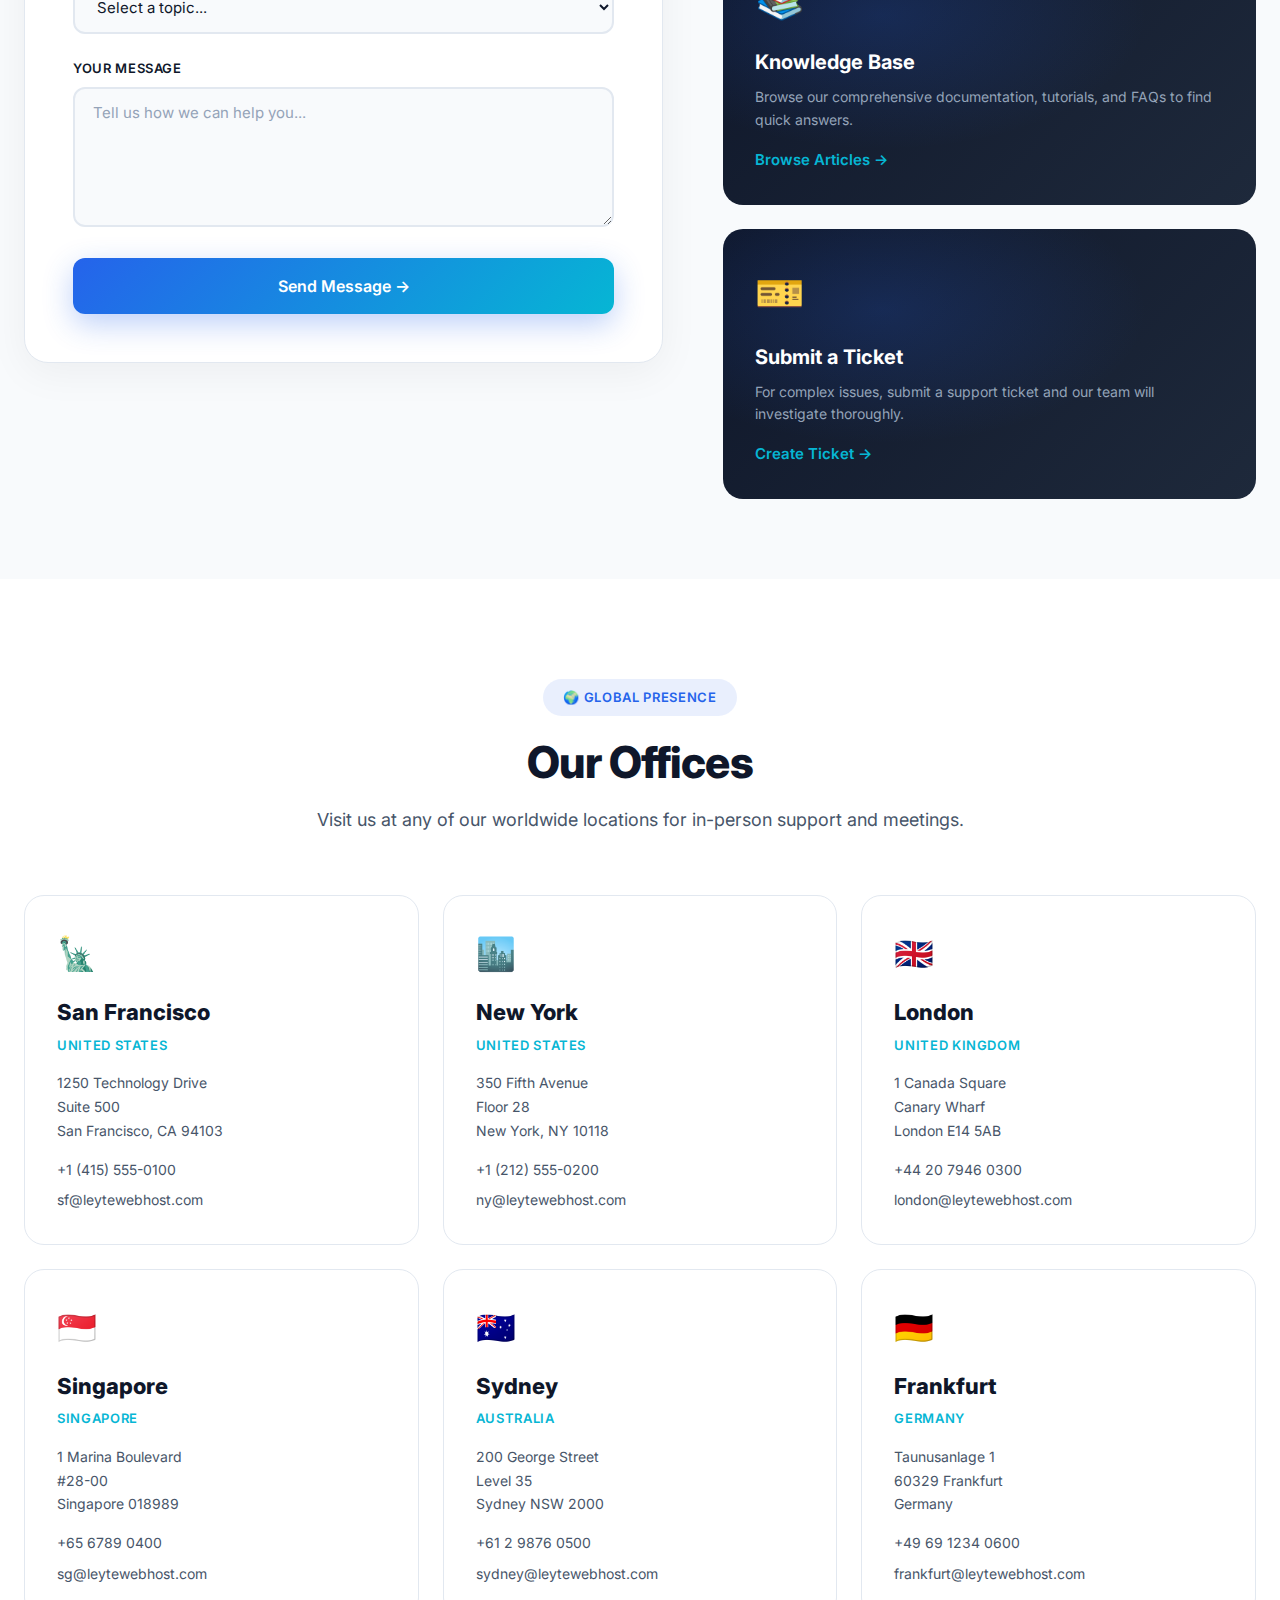
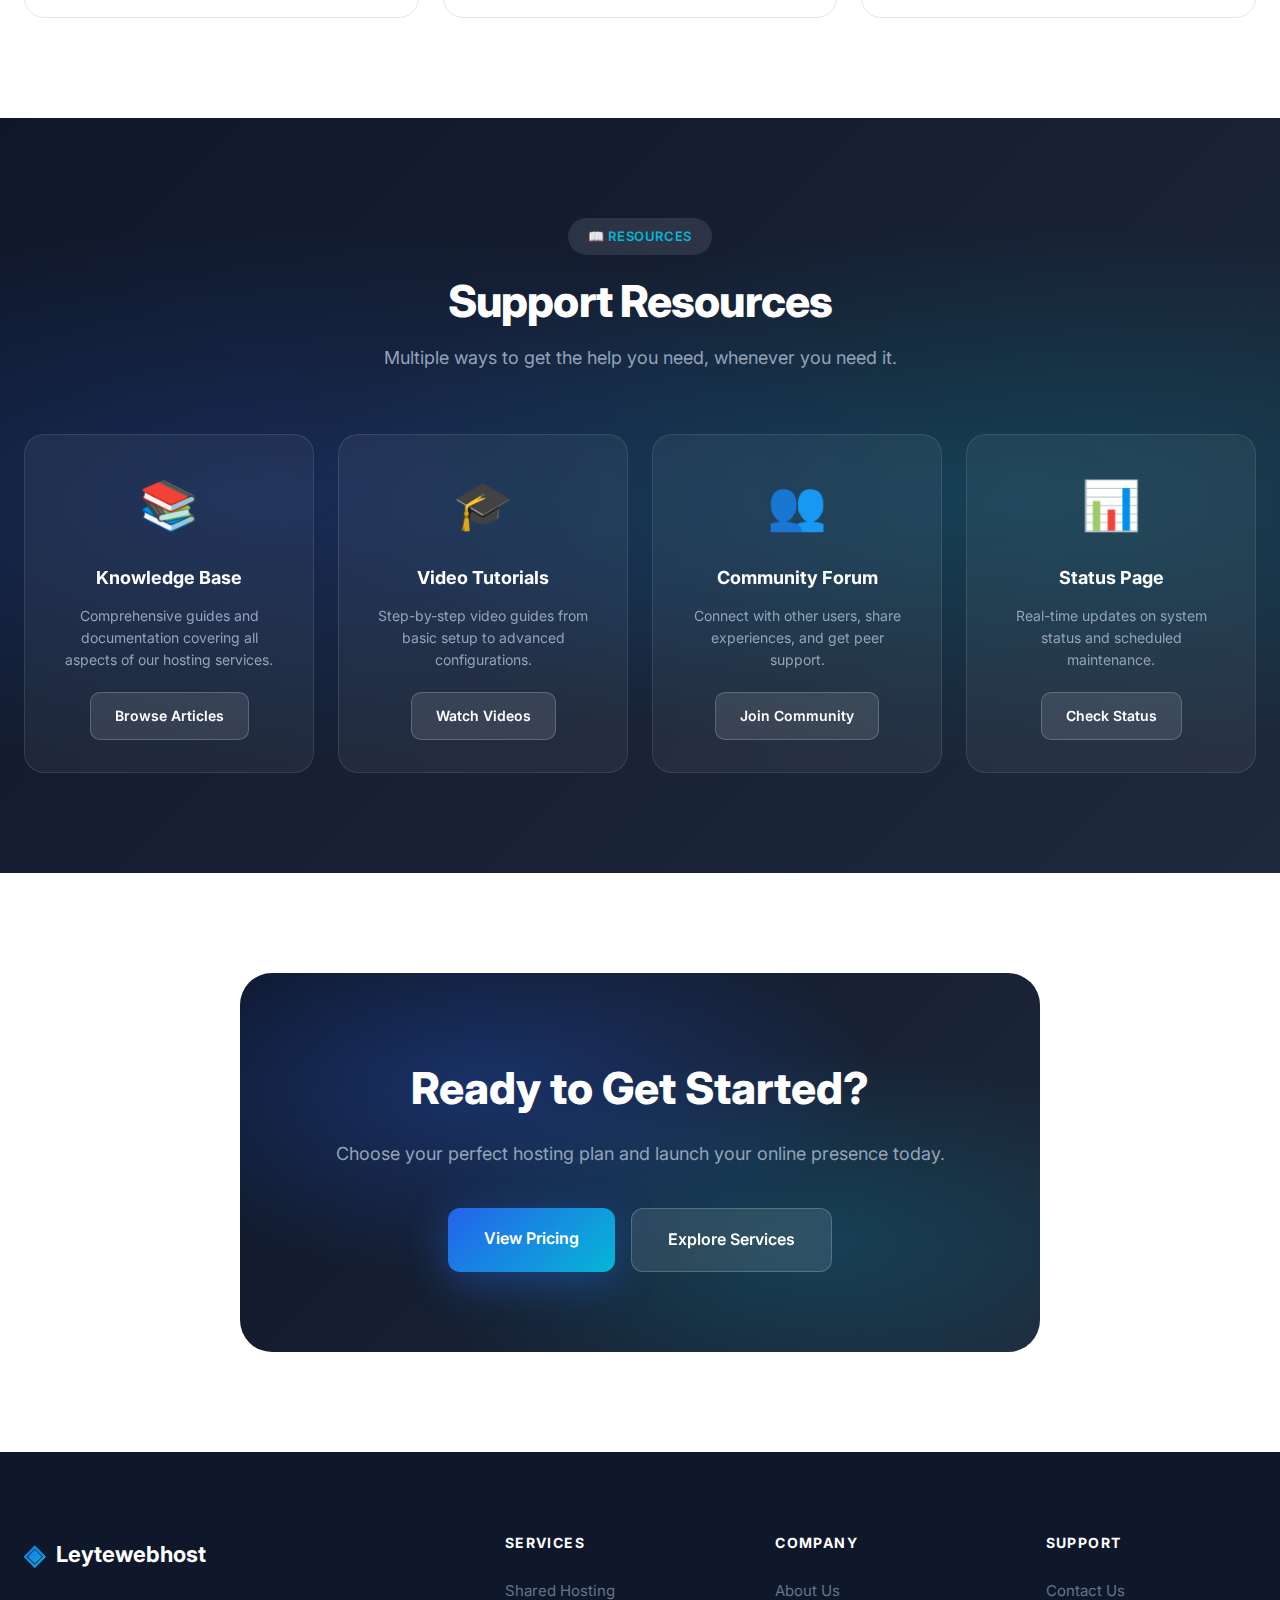
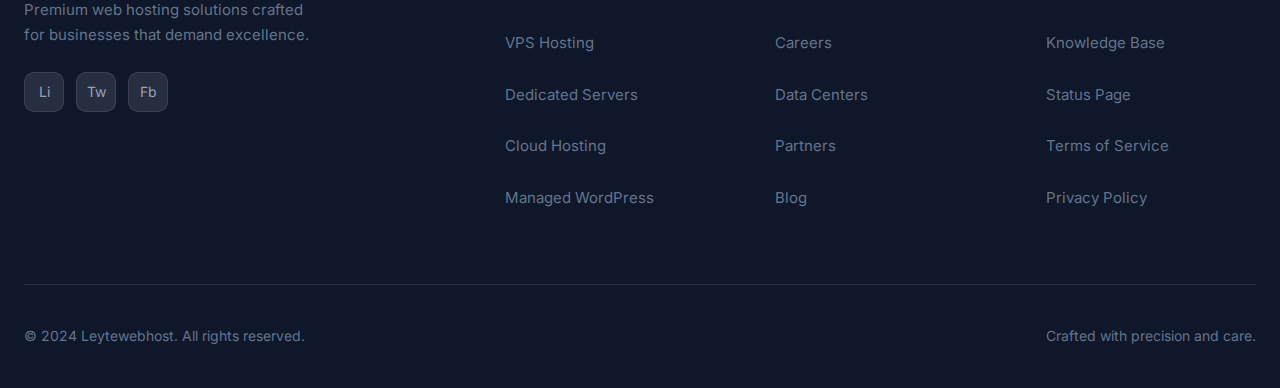
<file: contact.html>
<!DOCTYPE html>
<html lang="en">
<head>
    <meta charset="UTF-8">
    <meta name="viewport" content="width=device-width, initial-scale=1.0">
    <title>Contact Us - Leytewebhost | Get in Touch</title>
    <link rel="stylesheet" href="webhost-styles.css">
    <link href="https://fonts.googleapis.com/css2?family=Inter:wght@400;500;600;700;800;900&display=swap" rel="stylesheet">
    <style>
        :root {
            --primary: #2563eb;
            --accent: #06b6d4;
            --accent-purple: #8b5cf6;
            --success: #10b981;
            --text-primary: #0f172a;
            --text-secondary: #475569;
            --text-muted: #94a3b8;
            --background: #ffffff;
            --background-secondary: #f8fafc;
            --background-dark: #0f172a;
            --border: #e2e8f0;
            --gradient-1: linear-gradient(135deg, #2563eb 0%, #06b6d4 100%);
            --gradient-2: linear-gradient(135deg, #8b5cf6 0%, #06b6d4 100%);
            --gradient-3: linear-gradient(135deg, #0f172a 0%, #1e293b 100%);
        }
        * { margin: 0; padding: 0; box-sizing: border-box; }
        body { font-family: 'Inter', -apple-system, sans-serif; background: var(--background); color: var(--text-primary); line-height: 1.6; overflow-x: hidden; }
        .container { max-width: 1280px; margin: 0 auto; padding: 0 24px; }

        /* HERO */
        .contact-hero { position: relative; padding: 160px 0 100px; background: var(--gradient-3); overflow: hidden; text-align: center; }
        .contact-hero::before { content: ''; position: absolute; top: 0; left: 0; right: 0; bottom: 0; background: radial-gradient(ellipse at 30% 20%, rgba(37, 99, 235, 0.3) 0%, transparent 50%), radial-gradient(ellipse at 70% 80%, rgba(6, 182, 212, 0.2) 0%, transparent 50%); pointer-events: none; }
        .contact-hero::after { content: ''; position: absolute; top: 0; left: 0; right: 0; bottom: 0; background-image: linear-gradient(rgba(255,255,255,0.03) 1px, transparent 1px), linear-gradient(90deg, rgba(255,255,255,0.03) 1px, transparent 1px); background-size: 50px 50px; pointer-events: none; }
        .contact-hero-content { position: relative; z-index: 10; max-width: 800px; margin: 0 auto; }
        .hero-badge { display: inline-flex; align-items: center; gap: 8px; background: rgba(255, 255, 255, 0.1); backdrop-filter: blur(10px); border: 1px solid rgba(255, 255, 255, 0.2); border-radius: 50px; padding: 8px 20px; margin-bottom: 28px; font-size: 13px; font-weight: 600; color: #06b6d4; }
        .contact-hero h1 { font-size: clamp(42px, 5vw, 64px); font-weight: 900; color: #fff; margin-bottom: 20px; letter-spacing: -0.03em; line-height: 1.1; }
        .contact-hero h1 span { background: var(--gradient-1); -webkit-background-clip: text; -webkit-text-fill-color: transparent; background-clip: text; }
        .contact-hero p { font-size: 18px; color: #94a3b8; max-width: 600px; margin: 0 auto; line-height: 1.7; }

        /* CONTACT INFO CARDS */
        .contact-info-section { padding: 80px 0; background: var(--background); margin-top: -60px; position: relative; z-index: 20; }
        .info-cards-grid { display: grid; grid-template-columns: repeat(4, 1fr); gap: 24px; }
        .info-card { background: #fff; border: 1px solid var(--border); border-radius: 20px; padding: 32px 24px; text-align: center; transition: all 0.4s cubic-bezier(0.4, 0, 0.2, 1); position: relative; overflow: hidden; }
        .info-card::before { content: ''; position: absolute; top: 0; left: 0; right: 0; height: 4px; background: var(--gradient-1); transform: scaleX(0); transition: transform 0.4s ease; }
        .info-card:hover { transform: translateY(-12px); box-shadow: 0 30px 60px -12px rgba(0, 0, 0, 0.15); border-color: transparent; }
        .info-card:hover::before { transform: scaleX(1); }
        .info-card-icon { width: 64px; height: 64px; background: linear-gradient(135deg, #f0f9ff 0%, #e0f2fe 100%); border-radius: 16px; display: flex; align-items: center; justify-content: center; font-size: 28px; margin: 0 auto 20px; transition: all 0.4s ease; }
        .info-card:hover .info-card-icon { background: var(--gradient-1); transform: scale(1.1) rotate(-5deg); }
        .info-card h3 { font-size: 18px; font-weight: 700; color: var(--text-primary); margin-bottom: 8px; }
        .info-card p { font-size: 14px; color: var(--text-secondary); margin-bottom: 12px; line-height: 1.6; }
        .info-card a { display: inline-block; font-size: 14px; font-weight: 600; color: var(--primary); text-decoration: none; transition: all 0.3s ease; }
        .info-card a:hover { color: var(--accent); }

        /* MAIN CONTACT SECTION */
        .contact-main { padding: 80px 0; background: var(--background-secondary); }
        .contact-grid { display: grid; grid-template-columns: 1.2fr 1fr; gap: 60px; align-items: start; }

        /* FORM STYLES */
        .contact-form-card { background: #fff; border: 1px solid var(--border); border-radius: 24px; padding: 48px; box-shadow: 0 10px 40px rgba(0, 0, 0, 0.05); }
        .form-header { margin-bottom: 32px; }
        .form-header h2 { font-size: 28px; font-weight: 800; color: var(--text-primary); margin-bottom: 8px; }
        .form-header p { font-size: 15px; color: var(--text-secondary); }
        .form-row { display: grid; grid-template-columns: 1fr 1fr; gap: 20px; }
        .form-group { margin-bottom: 24px; }
        .form-group.full-width { grid-column: 1 / -1; }
        .form-group label { display: block; font-size: 13px; font-weight: 600; color: var(--text-primary); margin-bottom: 8px; text-transform: uppercase; letter-spacing: 0.05em; }
        .form-group input, .form-group textarea, .form-group select { width: 100%; background: var(--background-secondary); border: 2px solid var(--border); border-radius: 12px; padding: 14px 18px; font-size: 15px; font-family: 'Inter', sans-serif; color: var(--text-primary); transition: all 0.3s ease; }
        .form-group input:focus, .form-group textarea:focus, .form-group select:focus { outline: none; border-color: var(--primary); background: #fff; box-shadow: 0 0 0 4px rgba(37, 99, 235, 0.1); }
        .form-group textarea { min-height: 140px; resize: vertical; }
        .form-group input::placeholder, .form-group textarea::placeholder { color: var(--text-muted); }
        .btn-submit { width: 100%; background: var(--gradient-1); color: #fff; border: none; border-radius: 12px; padding: 18px 32px; font-size: 16px; font-weight: 600; font-family: 'Inter', sans-serif; cursor: pointer; transition: all 0.3s ease; box-shadow: 0 10px 30px rgba(37, 99, 235, 0.3); }
        .btn-submit:hover { transform: translateY(-2px); box-shadow: 0 15px 40px rgba(37, 99, 235, 0.4); }

        /* QUICK CONTACT */
        .quick-contact { display: flex; flex-direction: column; gap: 24px; }
        .quick-card { background: var(--gradient-3); border-radius: 20px; padding: 32px; position: relative; overflow: hidden; }
        .quick-card::before { content: ''; position: absolute; top: 0; left: 0; right: 0; bottom: 0; background: radial-gradient(ellipse at 30% 30%, rgba(37, 99, 235, 0.2) 0%, transparent 50%); pointer-events: none; }
        .quick-card-content { position: relative; z-index: 10; }
        .quick-card-icon { font-size: 40px; margin-bottom: 16px; }
        .quick-card h3 { font-size: 20px; font-weight: 700; color: #fff; margin-bottom: 8px; }
        .quick-card p { font-size: 14px; color: #94a3b8; margin-bottom: 16px; line-height: 1.6; }
        .quick-card-link { display: inline-flex; align-items: center; gap: 8px; font-size: 15px; font-weight: 600; color: #06b6d4; text-decoration: none; transition: all 0.3s ease; }
        .quick-card-link:hover { gap: 12px; color: #fff; }

        /* RESPONSE TIME BADGE */
        .response-badge { display: inline-flex; align-items: center; gap: 8px; background: rgba(16, 185, 129, 0.1); border: 1px solid rgba(16, 185, 129, 0.3); border-radius: 50px; padding: 8px 16px; font-size: 12px; font-weight: 600; color: var(--success); margin-bottom: 16px; }
        .response-badge::before { content: ''; width: 8px; height: 8px; background: var(--success); border-radius: 50%; animation: pulse 2s infinite; }
        @keyframes pulse { 0%, 100% { opacity: 1; } 50% { opacity: 0.5; } }

        /* OFFICES SECTION */
        .offices-section { padding: 100px 0; background: var(--background); }
        .section-header { text-align: center; max-width: 700px; margin: 0 auto 60px; }
        .section-badge { display: inline-flex; align-items: center; gap: 8px; background: rgba(37, 99, 235, 0.1); border-radius: 50px; padding: 8px 20px; margin-bottom: 20px; font-size: 13px; font-weight: 600; color: var(--primary); text-transform: uppercase; letter-spacing: 0.05em; }
        .section-title { font-size: clamp(32px, 4vw, 44px); font-weight: 800; color: var(--text-primary); margin-bottom: 16px; letter-spacing: -0.02em; }
        .section-subtitle { font-size: 18px; color: var(--text-secondary); line-height: 1.7; }
        .offices-grid { display: grid; grid-template-columns: repeat(3, 1fr); gap: 24px; }
        .office-card { background: #fff; border: 1px solid var(--border); border-radius: 20px; padding: 32px; transition: all 0.4s ease; position: relative; overflow: hidden; }
        .office-card::before { content: ''; position: absolute; top: 0; left: 0; right: 0; height: 4px; background: var(--gradient-1); transform: scaleX(0); transition: transform 0.4s ease; }
        .office-card:hover { transform: translateY(-8px); box-shadow: 0 25px 50px -12px rgba(0, 0, 0, 0.15); border-color: transparent; }
        .office-card:hover::before { transform: scaleX(1); }
        .office-flag { font-size: 32px; margin-bottom: 16px; }
        .office-city { font-size: 22px; font-weight: 800; color: var(--text-primary); margin-bottom: 4px; }
        .office-country { font-size: 13px; color: var(--accent); text-transform: uppercase; letter-spacing: 0.05em; font-weight: 600; margin-bottom: 16px; }
        .office-address { font-size: 14px; color: var(--text-secondary); line-height: 1.7; margin-bottom: 16px; }
        .office-contact { display: flex; flex-direction: column; gap: 8px; }
        .office-contact a { font-size: 14px; color: var(--text-secondary); text-decoration: none; transition: color 0.3s ease; }
        .office-contact a:hover { color: var(--primary); }

        /* SUPPORT RESOURCES */
        .support-section { padding: 100px 0; background: var(--gradient-3); position: relative; overflow: hidden; }
        .support-section::before { content: ''; position: absolute; top: 0; left: 0; right: 0; bottom: 0; background: radial-gradient(ellipse at 20% 50%, rgba(37, 99, 235, 0.2) 0%, transparent 50%), radial-gradient(ellipse at 80% 50%, rgba(6, 182, 212, 0.2) 0%, transparent 50%); pointer-events: none; }
        .support-section .section-header { position: relative; z-index: 10; }
        .support-section .section-title { color: #fff; }
        .support-section .section-subtitle { color: #94a3b8; }
        .support-grid { position: relative; z-index: 10; display: grid; grid-template-columns: repeat(4, 1fr); gap: 24px; }
        .support-card { background: rgba(255, 255, 255, 0.05); backdrop-filter: blur(10px); border: 1px solid rgba(255, 255, 255, 0.1); border-radius: 20px; padding: 32px; text-align: center; transition: all 0.3s ease; }
        .support-card:hover { background: rgba(255, 255, 255, 0.1); transform: translateY(-8px); border-color: rgba(6, 182, 212, 0.3); }
        .support-icon { font-size: 48px; margin-bottom: 20px; }
        .support-card h3 { font-size: 18px; font-weight: 700; color: #fff; margin-bottom: 12px; }
        .support-card p { font-size: 14px; color: #94a3b8; line-height: 1.6; margin-bottom: 20px; }
        .btn-support { display: inline-block; background: rgba(255, 255, 255, 0.1); color: #fff; padding: 12px 24px; border-radius: 10px; font-size: 14px; font-weight: 600; text-decoration: none; transition: all 0.3s ease; border: 1px solid rgba(255, 255, 255, 0.2); }
        .btn-support:hover { background: var(--gradient-1); border-color: transparent; transform: translateY(-2px); }

        /* CTA SECTION */
        .cta-section { padding: 100px 0; background: var(--background); text-align: center; }
        .cta-box { max-width: 800px; margin: 0 auto; background: var(--gradient-3); border-radius: 32px; padding: 80px 60px; position: relative; overflow: hidden; }
        .cta-box::before { content: ''; position: absolute; top: 0; left: 0; right: 0; bottom: 0; background: radial-gradient(ellipse at 30% 30%, rgba(37, 99, 235, 0.3) 0%, transparent 50%), radial-gradient(ellipse at 70% 70%, rgba(6, 182, 212, 0.2) 0%, transparent 50%); pointer-events: none; }
        .cta-content { position: relative; z-index: 10; }
        .cta-box h2 { font-size: clamp(32px, 4vw, 44px); font-weight: 800; color: #fff; margin-bottom: 16px; }
        .cta-box p { font-size: 18px; color: #94a3b8; margin-bottom: 40px; }
        .cta-buttons { display: flex; gap: 16px; justify-content: center; flex-wrap: wrap; }
        .btn-cta-primary { background: var(--gradient-1); color: #fff; padding: 18px 36px; border-radius: 12px; font-size: 16px; font-weight: 600; text-decoration: none; transition: all 0.3s ease; box-shadow: 0 10px 40px rgba(37, 99, 235, 0.4); }
        .btn-cta-primary:hover { transform: translateY(-3px); box-shadow: 0 15px 50px rgba(37, 99, 235, 0.5); }
        .btn-cta-secondary { background: rgba(255, 255, 255, 0.1); backdrop-filter: blur(10px); color: #fff; padding: 18px 36px; border-radius: 12px; font-size: 16px; font-weight: 600; text-decoration: none; border: 1px solid rgba(255, 255, 255, 0.2); transition: all 0.3s ease; }
        .btn-cta-secondary:hover { background: rgba(255, 255, 255, 0.2); transform: translateY(-3px); }

        /* FOOTER */
        .footer { background: var(--background-dark); padding: 80px 0 40px; color: #fff; }
        .footer-content { display: grid; grid-template-columns: 2fr repeat(3, 1fr); gap: 60px; margin-bottom: 60px; }
        .footer-brand { max-width: 300px; }
        .footer-logo { display: flex; align-items: center; gap: 10px; font-size: 22px; font-weight: 700; margin-bottom: 20px; }
        .footer-logo-symbol { color: var(--accent); font-size: 28px; }
        .footer-description { font-size: 15px; color: #64748b; line-height: 1.7; margin-bottom: 24px; }
        .footer-social { display: flex; gap: 12px; }
        .social-link { width: 40px; height: 40px; background: rgba(255, 255, 255, 0.1); border-radius: 10px; display: flex; align-items: center; justify-content: center; color: #94a3b8; text-decoration: none; font-size: 14px; transition: all 0.3s ease; }
        .social-link:hover { background: var(--primary); color: #fff; transform: translateY(-3px); }
        .footer-title { font-size: 14px; font-weight: 700; color: #fff; text-transform: uppercase; letter-spacing: 0.1em; margin-bottom: 24px; }
        .footer-links { list-style: none; }
        .footer-links li { margin-bottom: 14px; }
        .footer-links a { color: #64748b; text-decoration: none; font-size: 15px; transition: color 0.3s ease; }
        .footer-links a:hover { color: #06b6d4; }
        .footer-bottom { display: flex; justify-content: space-between; align-items: center; padding-top: 40px; border-top: 1px solid rgba(255, 255, 255, 0.1); }
        .footer-bottom p { font-size: 14px; color: #64748b; }

        /* RESPONSIVE */
        @media (max-width: 1024px) {
            .info-cards-grid { grid-template-columns: repeat(2, 1fr); }
            .contact-grid { grid-template-columns: 1fr; }
            .offices-grid { grid-template-columns: repeat(2, 1fr); }
            .support-grid { grid-template-columns: repeat(2, 1fr); }
            .footer-content { grid-template-columns: 1fr 1fr; }
        }
        @media (max-width: 768px) {
            .contact-hero h1 { font-size: 36px; }
            .info-cards-grid, .offices-grid, .support-grid { grid-template-columns: 1fr; }
            .form-row { grid-template-columns: 1fr; }
            .footer-content { grid-template-columns: 1fr; gap: 40px; }
            .footer-bottom { flex-direction: column; gap: 16px; text-align: center; }
            .cta-box { padding: 48px 24px; }
        }
    </style>
</head>
<body>
    <!-- Navigation -->
    <nav class="navbar navbar-dark">
        <div class="container">
            <div class="nav-content">
                <a href="index.html" class="nav-logo">
                    <span class="logo-symbol">
                        <img src="images/leytewebhost_logo_white.png" alt="Leytewebhost Logo" style="width: 32px; height: auto; vertical-align: middle;">
                    </span>
                    <span>Leytewebhost</span>
                </a>
                <ul class="nav-menu" id="navMenu">
                    <li><a href="index.html" class="nav-link">Home</a></li>
                    <li><a href="services.html" class="nav-link">Services</a></li>
                    <li><a href="webhost.html" class="nav-link">Webhosting</a></li>
                    <li><a href="pricing.html" class="nav-link">Pricing</a></li>
                    <li><a href="about.html" class="nav-link">About</a></li>
                    <li><a href="contact.html" class="nav-link active">Contact</a></li>
                </ul>
                <div class="nav-actions">
                    <a href="#" class="nav-btn-login">Sign In</a>
                    <a href="#" class="nav-btn-primary">Get Started</a>
                </div>
                <div class="hamburger" id="hamburger">
                    <span></span>
                    <span></span>
                    <span></span>
                </div>
            </div>
        </div>
    </nav>

    <!-- Hero Section -->
    <section class="contact-hero">
        <div class="container">
            <div class="contact-hero-content">
                <div class="hero-badge">💬 Get in Touch</div>
                <h1>We'd Love to<br><span>Hear From You</span></h1>
                <p>Have questions about our hosting services? Our team is here to help you find the perfect solution for your needs.</p>
            </div>
        </div>
    </section>

    <!-- Contact Info Cards -->
    <section class="contact-info-section">
        <div class="container">
            <div class="info-cards-grid">
                <div class="info-card">
                    <div class="info-card-icon">📞</div>
                    <h3>Call Us</h3>
                    <p>Available 24/7 for urgent matters</p>
                    <a href="tel:+14155550100">+1 (415) 555-0100</a>
                </div>
                <div class="info-card">
                    <div class="info-card-icon">✉️</div>
                    <h3>Email Us</h3>
                    <p>We respond within 2 hours</p>
                    <a href="mailto:support@leytewebhost.com">support@leytewebhost.com</a>
                </div>
                <div class="info-card">
                    <div class="info-card-icon">💬</div>
                    <h3>Live Chat</h3>
                    <p>Chat with our team in real-time</p>
                    <a href="#">Start Live Chat →</a>
                </div>
                <div class="info-card">
                    <div class="info-card-icon">🏢</div>
                    <h3>Headquarters</h3>
                    <p>1250 Technology Drive, Suite 500</p>
                    <a href="#">San Francisco, CA →</a>
                </div>
            </div>
        </div>
    </section>

    <!-- Main Contact Section -->
    <section class="contact-main">
        <div class="container">
            <div class="contact-grid">
                <!-- Contact Form -->
                <div class="contact-form-card">
                    <div class="form-header">
                        <h2>Send Us a Message</h2>
                        <p>Fill out the form below and we'll get back to you as soon as possible.</p>
                    </div>
                    <form action="#" method="POST">
                        <div class="form-row">
                            <div class="form-group">
                                <label for="firstName">First Name</label>
                                <input type="text" id="firstName" name="firstName" placeholder="John" required>
                            </div>
                            <div class="form-group">
                                <label for="lastName">Last Name</label>
                                <input type="text" id="lastName" name="lastName" placeholder="Doe" required>
                            </div>
                        </div>
                        <div class="form-row">
                            <div class="form-group">
                                <label for="email">Email Address</label>
                                <input type="email" id="email" name="email" placeholder="john@example.com" required>
                            </div>
                            <div class="form-group">
                                <label for="phone">Phone Number</label>
                                <input type="tel" id="phone" name="phone" placeholder="+1 (555) 000-0000">
                            </div>
                        </div>
                        <div class="form-group full-width">
                            <label for="subject">Subject</label>
                            <select id="subject" name="subject" required>
                                <option value="">Select a topic...</option>
                                <option value="sales">Sales Inquiry</option>
                                <option value="support">Technical Support</option>
                                <option value="billing">Billing Question</option>
                                <option value="partnership">Partnership Opportunity</option>
                                <option value="other">Other</option>
                            </select>
                        </div>
                        <div class="form-group full-width">
                            <label for="message">Your Message</label>
                            <textarea id="message" name="message" placeholder="Tell us how we can help you..." required></textarea>
                        </div>
                        <button type="submit" class="btn-submit">Send Message →</button>
                    </form>
                </div>

                <!-- Quick Contact Options -->
                <div class="quick-contact">
                    <div class="quick-card">
                        <div class="quick-card-content">
                            <div class="response-badge">Average response: 15 min</div>
                            <div class="quick-card-icon">🚀</div>
                            <h3>Priority Support</h3>
                            <p>Get instant help from our expert team. We're available 24/7 to assist you with any hosting issues.</p>
                            <a href="#" class="quick-card-link">Start Live Chat →</a>
                        </div>
                    </div>
                    <div class="quick-card">
                        <div class="quick-card-content">
                            <div class="quick-card-icon">📚</div>
                            <h3>Knowledge Base</h3>
                            <p>Browse our comprehensive documentation, tutorials, and FAQs to find quick answers.</p>
                            <a href="#" class="quick-card-link">Browse Articles →</a>
                        </div>
                    </div>
                    <div class="quick-card">
                        <div class="quick-card-content">
                            <div class="quick-card-icon">🎫</div>
                            <h3>Submit a Ticket</h3>
                            <p>For complex issues, submit a support ticket and our team will investigate thoroughly.</p>
                            <a href="#" class="quick-card-link">Create Ticket →</a>
                        </div>
                    </div>
                </div>
            </div>
        </div>
    </section>

    <!-- Global Offices Section -->
    <section class="offices-section">
        <div class="container">
            <div class="section-header">
                <div class="section-badge">🌍 Global Presence</div>
                <h2 class="section-title">Our Offices</h2>
                <p class="section-subtitle">Visit us at any of our worldwide locations for in-person support and meetings.</p>
            </div>
            <div class="offices-grid">
                <div class="office-card">
                    <div class="office-flag">🗽</div>
                    <h3 class="office-city">San Francisco</h3>
                    <div class="office-country">United States</div>
                    <p class="office-address">1250 Technology Drive<br>Suite 500<br>San Francisco, CA 94103</p>
                    <div class="office-contact">
                        <a href="tel:+14155550100">+1 (415) 555-0100</a>
                        <a href="mailto:sf@leytewebhost.com">sf@leytewebhost.com</a>
                    </div>
                </div>
                <div class="office-card">
                    <div class="office-flag">🏙️</div>
                    <h3 class="office-city">New York</h3>
                    <div class="office-country">United States</div>
                    <p class="office-address">350 Fifth Avenue<br>Floor 28<br>New York, NY 10118</p>
                    <div class="office-contact">
                        <a href="tel:+12125550200">+1 (212) 555-0200</a>
                        <a href="mailto:ny@leytewebhost.com">ny@leytewebhost.com</a>
                    </div>
                </div>
                <div class="office-card">
                    <div class="office-flag">🇬🇧</div>
                    <h3 class="office-city">London</h3>
                    <div class="office-country">United Kingdom</div>
                    <p class="office-address">1 Canada Square<br>Canary Wharf<br>London E14 5AB</p>
                    <div class="office-contact">
                        <a href="tel:+442079460300">+44 20 7946 0300</a>
                        <a href="mailto:london@leytewebhost.com">london@leytewebhost.com</a>
                    </div>
                </div>
                <div class="office-card">
                    <div class="office-flag">🇸🇬</div>
                    <h3 class="office-city">Singapore</h3>
                    <div class="office-country">Singapore</div>
                    <p class="office-address">1 Marina Boulevard<br>#28-00<br>Singapore 018989</p>
                    <div class="office-contact">
                        <a href="tel:+6567890400">+65 6789 0400</a>
                        <a href="mailto:sg@leytewebhost.com">sg@leytewebhost.com</a>
                    </div>
                </div>
                <div class="office-card">
                    <div class="office-flag">🇦🇺</div>
                    <h3 class="office-city">Sydney</h3>
                    <div class="office-country">Australia</div>
                    <p class="office-address">200 George Street<br>Level 35<br>Sydney NSW 2000</p>
                    <div class="office-contact">
                        <a href="tel:+61298760500">+61 2 9876 0500</a>
                        <a href="mailto:sydney@leytewebhost.com">sydney@leytewebhost.com</a>
                    </div>
                </div>
                <div class="office-card">
                    <div class="office-flag">🇩🇪</div>
                    <h3 class="office-city">Frankfurt</h3>
                    <div class="office-country">Germany</div>
                    <p class="office-address">Taunusanlage 1<br>60329 Frankfurt<br>Germany</p>
                    <div class="office-contact">
                        <a href="tel:+496912340600">+49 69 1234 0600</a>
                        <a href="mailto:frankfurt@leytewebhost.com">frankfurt@leytewebhost.com</a>
                    </div>
                </div>
            </div>
        </div>
    </section>

    <!-- Support Resources Section -->
    <section class="support-section">
        <div class="container">
            <div class="section-header">
                <div class="section-badge" style="background: rgba(255,255,255,0.1); color: #06b6d4;">📖 Resources</div>
                <h2 class="section-title">Support Resources</h2>
                <p class="section-subtitle">Multiple ways to get the help you need, whenever you need it.</p>
            </div>
            <div class="support-grid">
                <div class="support-card">
                    <div class="support-icon">📚</div>
                    <h3>Knowledge Base</h3>
                    <p>Comprehensive guides and documentation covering all aspects of our hosting services.</p>
                    <a href="#" class="btn-support">Browse Articles</a>
                </div>
                <div class="support-card">
                    <div class="support-icon">🎓</div>
                    <h3>Video Tutorials</h3>
                    <p>Step-by-step video guides from basic setup to advanced configurations.</p>
                    <a href="#" class="btn-support">Watch Videos</a>
                </div>
                <div class="support-card">
                    <div class="support-icon">👥</div>
                    <h3>Community Forum</h3>
                    <p>Connect with other users, share experiences, and get peer support.</p>
                    <a href="#" class="btn-support">Join Community</a>
                </div>
                <div class="support-card">
                    <div class="support-icon">📊</div>
                    <h3>Status Page</h3>
                    <p>Real-time updates on system status and scheduled maintenance.</p>
                    <a href="#" class="btn-support">Check Status</a>
                </div>
            </div>
        </div>
    </section>

    <!-- CTA Section -->
    <section class="cta-section">
        <div class="container">
            <div class="cta-box">
                <div class="cta-content">
                    <h2>Ready to Get Started?</h2>
                    <p>Choose your perfect hosting plan and launch your online presence today.</p>
                    <div class="cta-buttons">
                        <a href="pricing.html" class="btn-cta-primary">View Pricing</a>
                        <a href="services.html" class="btn-cta-secondary">Explore Services</a>
                    </div>
                </div>
            </div>
        </div>
    </section>

    <!-- Footer -->
    <footer class="footer">
        <div class="container">
            <div class="footer-content">
                <div class="footer-brand">
                    <div class="footer-logo">
                        <span class="footer-logo-symbol">◈</span>
                        <span>Leytewebhost</span>
                    </div>
                    <p class="footer-description">Premium web hosting solutions crafted for businesses that demand excellence.</p>
                    <div class="footer-social">
                        <a href="#" class="social-link">Li</a>
                        <a href="#" class="social-link">Tw</a>
                        <a href="#" class="social-link">Fb</a>
                    </div>
                </div>
                <div>
                    <h4 class="footer-title">Services</h4>
                    <ul class="footer-links">
                        <li><a href="services.html">Shared Hosting</a></li>
                        <li><a href="services.html">VPS Hosting</a></li>
                        <li><a href="services.html">Dedicated Servers</a></li>
                        <li><a href="services.html">Cloud Hosting</a></li>
                        <li><a href="services.html">Managed WordPress</a></li>
                    </ul>
                </div>
                <div>
                    <h4 class="footer-title">Company</h4>
                    <ul class="footer-links">
                        <li><a href="about.html">About Us</a></li>
                        <li><a href="#">Careers</a></li>
                        <li><a href="#">Data Centers</a></li>
                        <li><a href="#">Partners</a></li>
                        <li><a href="#">Blog</a></li>
                    </ul>
                </div>
                <div>
                    <h4 class="footer-title">Support</h4>
                    <ul class="footer-links">
                        <li><a href="contact.html">Contact Us</a></li>
                        <li><a href="#">Knowledge Base</a></li>
                        <li><a href="#">Status Page</a></li>
                        <li><a href="#">Terms of Service</a></li>
                        <li><a href="#">Privacy Policy</a></li>
                    </ul>
                </div>
            </div>
            <div class="footer-bottom">
                <p>&copy; 2024 Leytewebhost. All rights reserved.</p>
                <p>Crafted with precision and care.</p>
            </div>
        </div>
    </footer>

    <script src="script.js"></script>
</body>
</html>
</file>
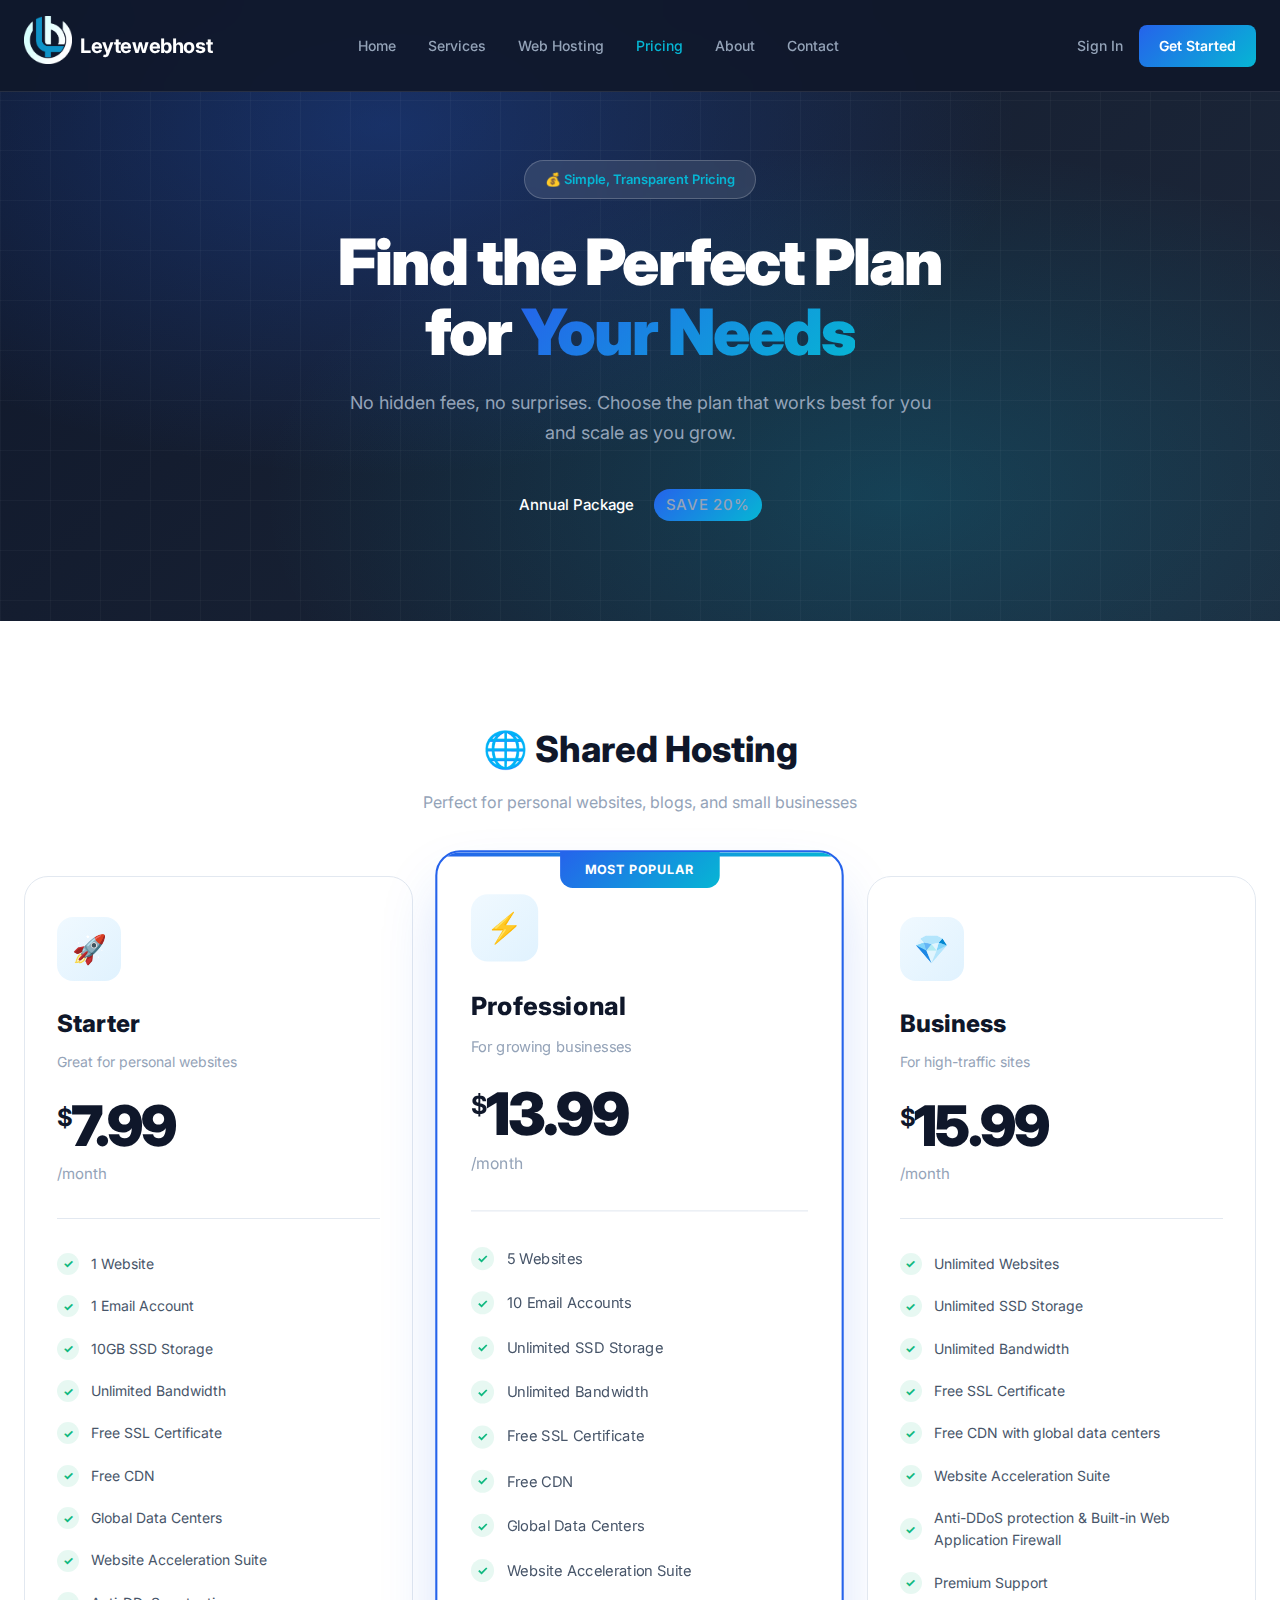
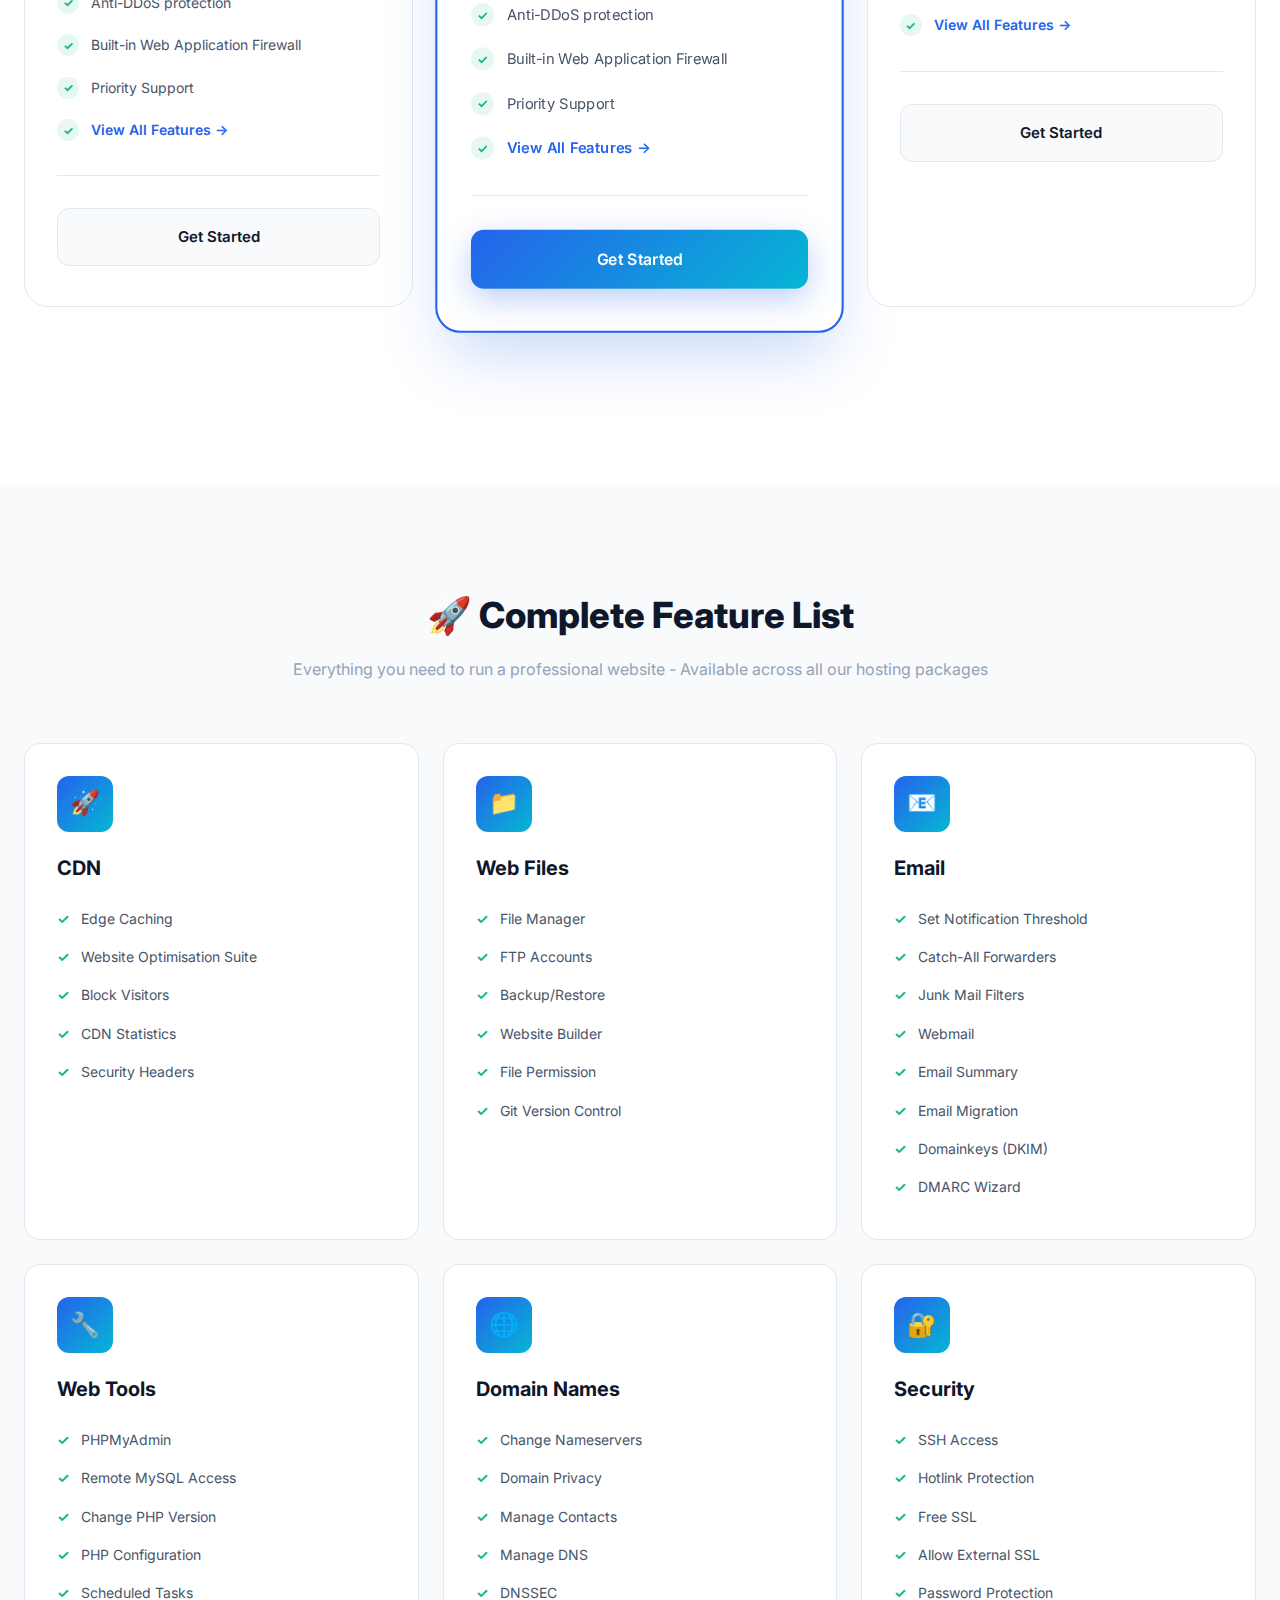
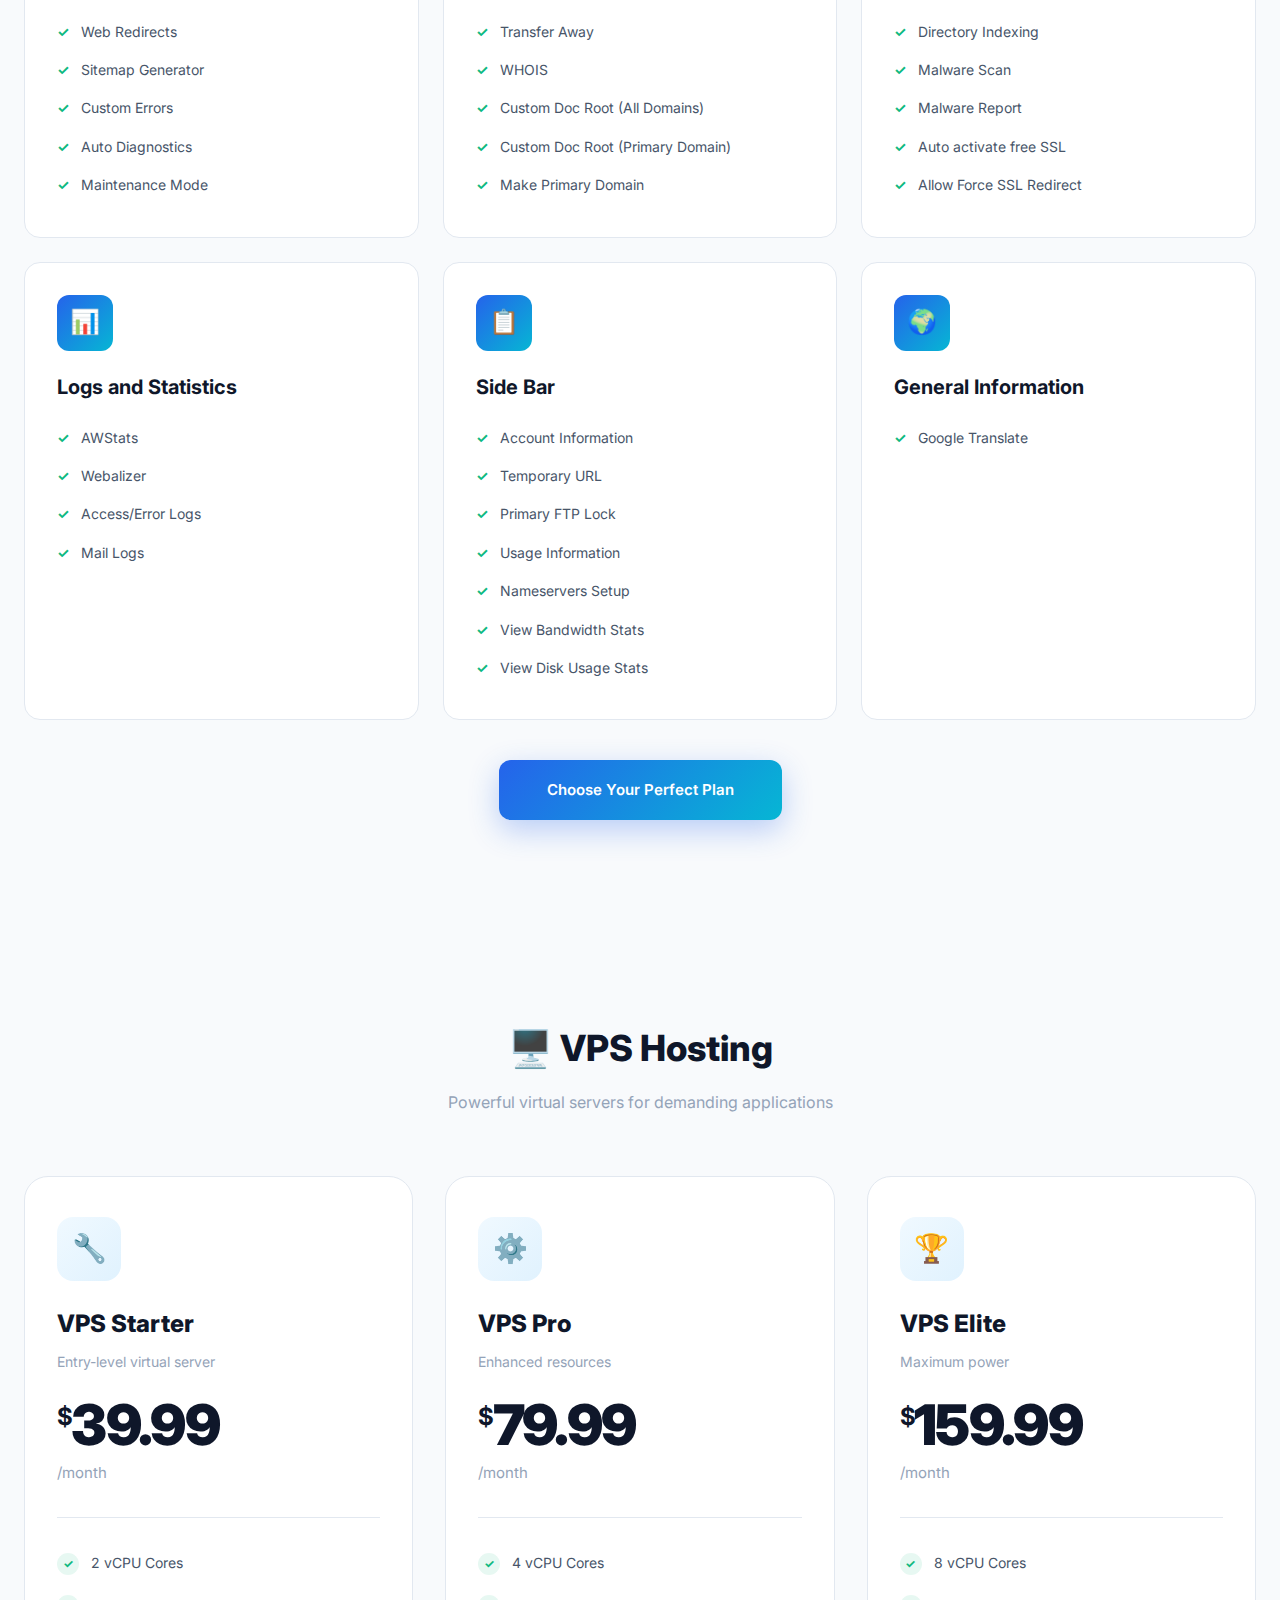
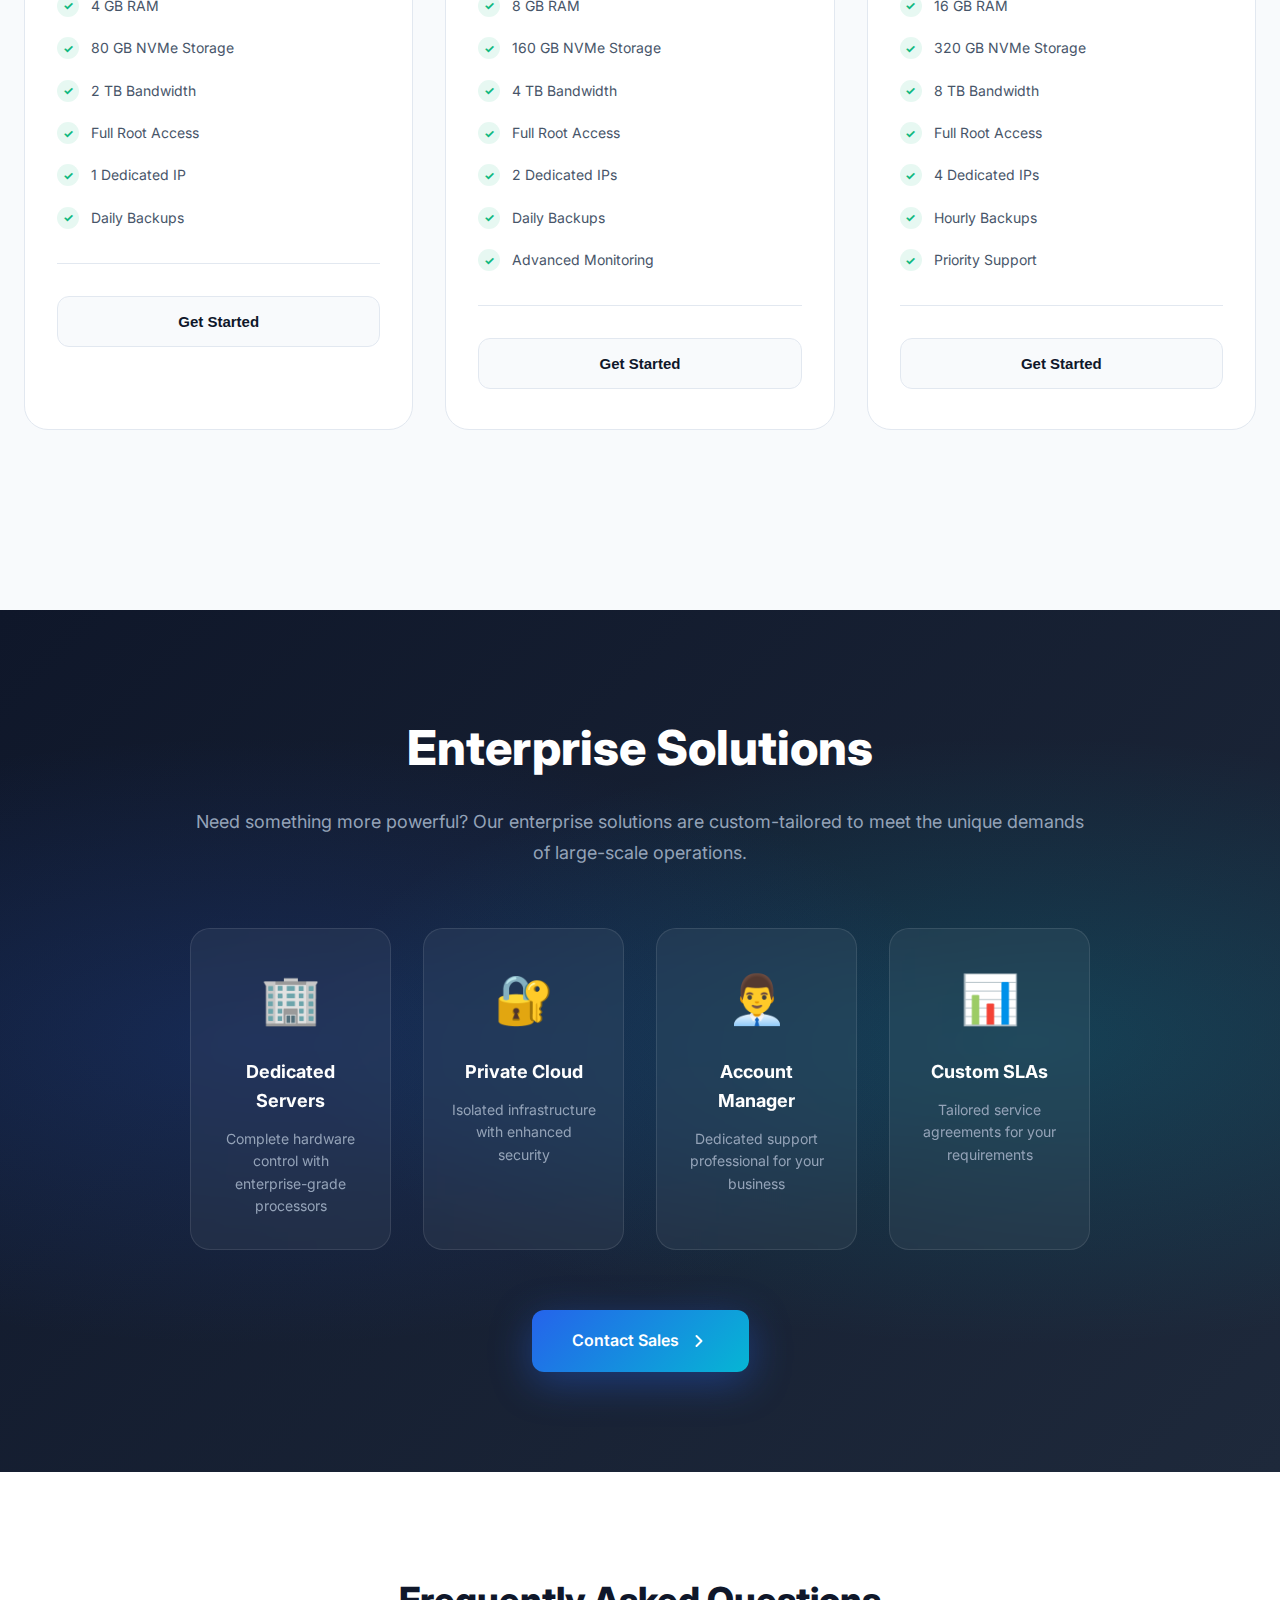
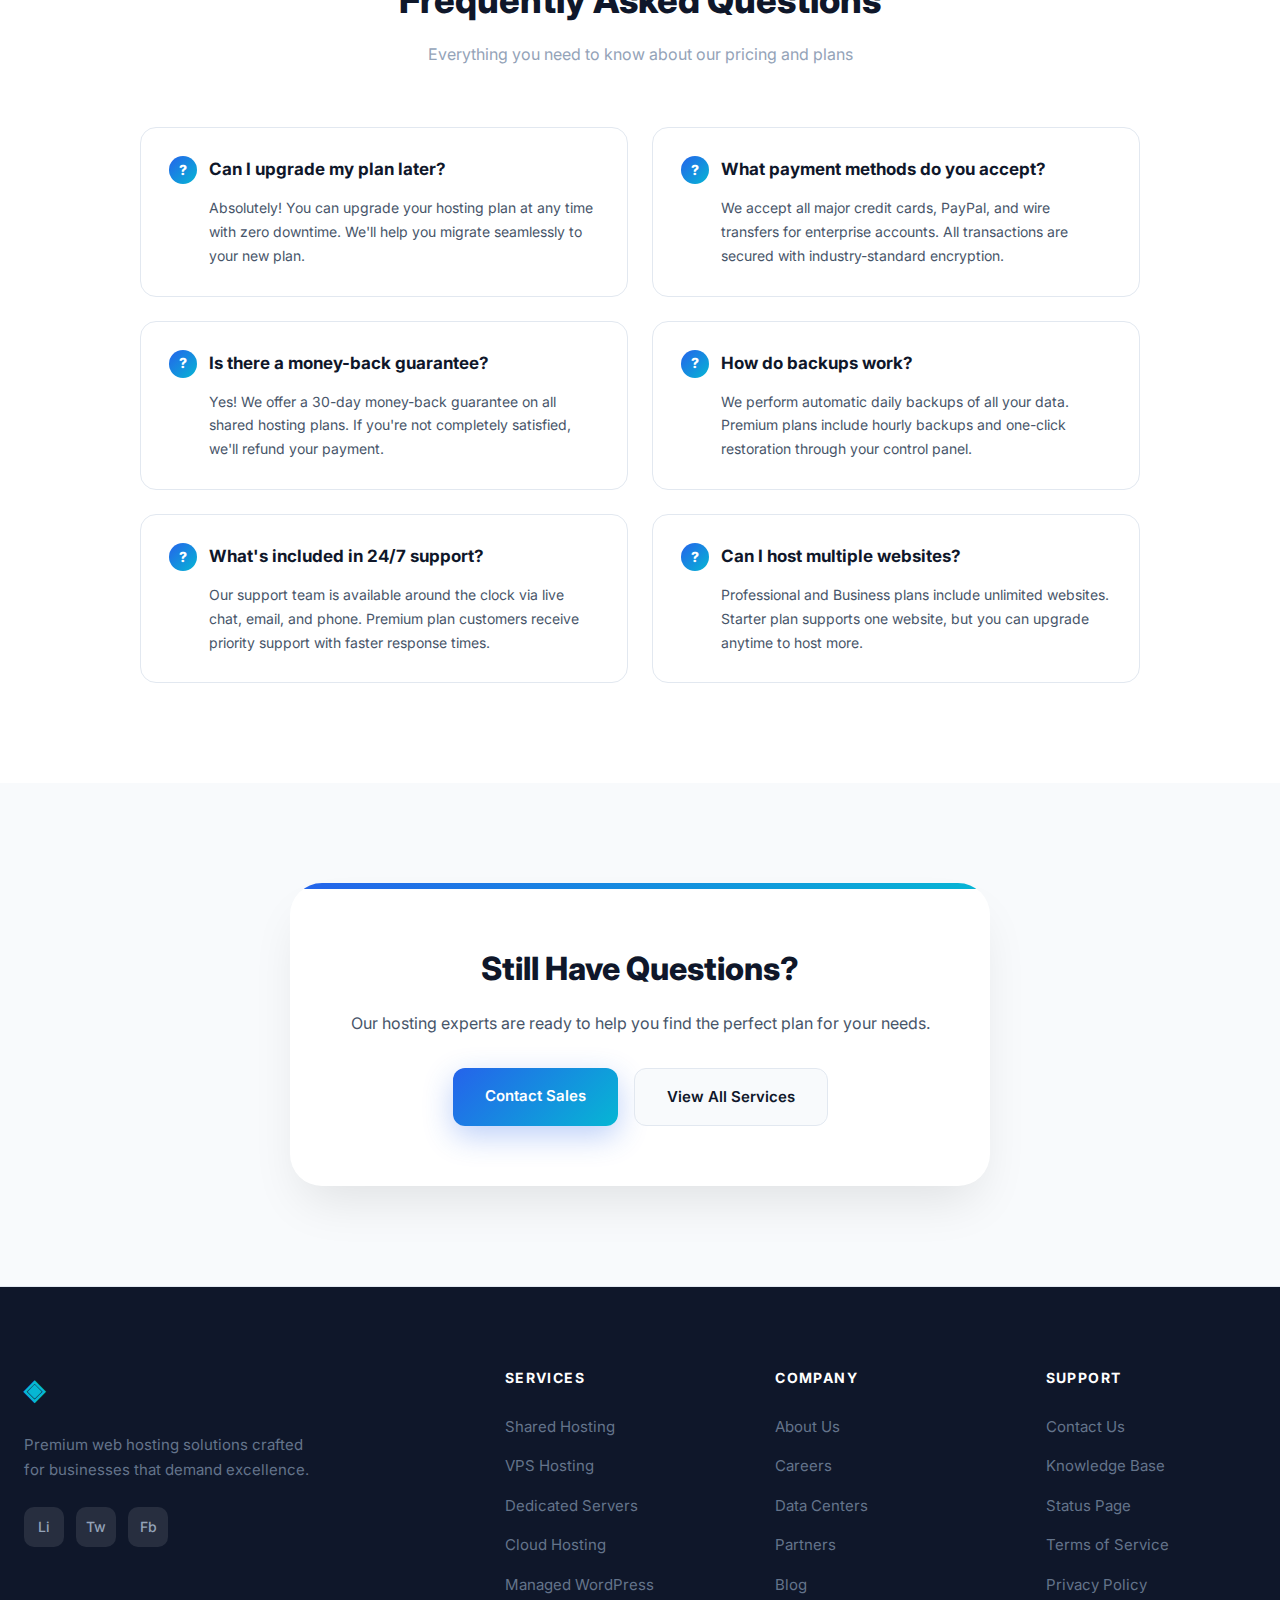
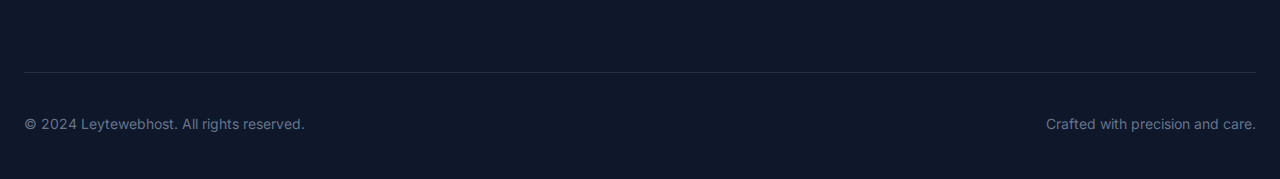
<file: pricing.html>
<!DOCTYPE html>
<html lang="en">
<head>
    <meta charset="UTF-8">
    <meta name="viewport" content="width=device-width, initial-scale=1.0">
    <title>Pricing - Leytewebhost | Simple, Transparent Pricing</title>
    <link rel="stylesheet" href="styles.css">
    <link href="https://fonts.googleapis.com/css2?family=Inter:wght@400;500;600;700;800;900&display=swap" rel="stylesheet">
    <style>
        :root {
            --primary: #2563eb;
            --primary-light: #3b82f6;
            --primary-dark: #1e40af;
            --accent: #06b6d4;
            --accent-purple: #8b5cf6;
            --success: #10b981;
            --warning: #f59e0b;
            --text-primary: #0f172a;
            --text-secondary: #475569;
            --text-muted: #94a3b8;
            --background: #ffffff;
            --background-secondary: #f8fafc;
            --background-dark: #0f172a;
            --border: #e2e8f0;
            --gradient-1: linear-gradient(135deg, #2563eb 0%, #06b6d4 100%);
            --gradient-2: linear-gradient(135deg, #8b5cf6 0%, #06b6d4 100%);
            --gradient-3: linear-gradient(135deg, #0f172a 0%, #1e293b 100%);
        }

        * {
            margin: 0;
            padding: 0;
            box-sizing: border-box;
        }

        body {
            font-family: 'Inter', -apple-system, BlinkMacSystemFont, sans-serif;
            background: var(--background);
            color: var(--text-primary);
            line-height: 1.6;
            overflow-x: hidden;
        }

        .container {
            max-width: 1280px;
            margin: 0 auto;
            padding: 0 24px;
        }

        /* ============================================
           PRICING HERO
           ============================================ */

        .pricing-hero {
            position: relative;
            padding: 160px 0 100px;
            background: var(--gradient-3);
            overflow: hidden;
            text-align: center;
        }

        .pricing-hero::before {
            content: '';
            position: absolute;
            top: 0;
            left: 0;
            right: 0;
            bottom: 0;
            background: 
                radial-gradient(ellipse at 30% 20%, rgba(37, 99, 235, 0.3) 0%, transparent 50%),
                radial-gradient(ellipse at 70% 80%, rgba(6, 182, 212, 0.2) 0%, transparent 50%);
            pointer-events: none;
        }

        .pricing-hero::after {
            content: '';
            position: absolute;
            top: 0;
            left: 0;
            right: 0;
            bottom: 0;
            background-image: 
                linear-gradient(rgba(255,255,255,0.03) 1px, transparent 1px),
                linear-gradient(90deg, rgba(255,255,255,0.03) 1px, transparent 1px);
            background-size: 50px 50px;
            pointer-events: none;
        }

        .pricing-hero-content {
            position: relative;
            z-index: 10;
            max-width: 800px;
            margin: 0 auto;
        }

        .hero-badge {
            display: inline-flex;
            align-items: center;
            gap: 8px;
            background: rgba(255, 255, 255, 0.1);
            backdrop-filter: blur(10px);
            border: 1px solid rgba(255, 255, 255, 0.2);
            border-radius: 50px;
            padding: 8px 20px;
            margin-bottom: 28px;
            font-size: 13px;
            font-weight: 600;
            color: #06b6d4;
        }

        .pricing-hero h1 {
            font-size: clamp(42px, 5vw, 64px);
            font-weight: 900;
            color: #fff;
            margin-bottom: 20px;
            letter-spacing: -0.03em;
            line-height: 1.1;
        }

        .pricing-hero h1 span {
            background: var(--gradient-1);
            -webkit-background-clip: text;
            -webkit-text-fill-color: transparent;
            background-clip: text;
        }

        .pricing-hero p {
            font-size: 18px;
            color: #94a3b8;
            max-width: 600px;
            margin: 0 auto 40px;
            line-height: 1.7;
        }

        /* Billing Toggle */
        .billing-toggle {
            display: flex;
            align-items: center;
            justify-content: center;
            gap: 20px;
        }

        .billing-toggle span {
            font-size: 15px;
            color: #94a3b8;
            font-weight: 500;
            transition: color 0.3s ease;
        }

        .billing-toggle span.active {
            color: #fff;
        }

        .save-badge {
            background: var(--gradient-1);
            color: #fff;
            padding: 4px 12px;
            border-radius: 50px;
            font-size: 11px;
            font-weight: 700;
            text-transform: uppercase;
            letter-spacing: 0.05em;
        }

        .toggle-switch {
            position: relative;
            width: 60px;
            height: 32px;
            background: rgba(255, 255, 255, 0.1);
            border: 1px solid rgba(255, 255, 255, 0.2);
            border-radius: 16px;
            cursor: pointer;
            transition: all 0.3s ease;
        }

        .toggle-switch.active {
            background: var(--gradient-1);
            border-color: transparent;
        }

        .toggle-slider {
            position: absolute;
            top: 3px;
            left: 3px;
            width: 26px;
            height: 26px;
            background: #fff;
            border-radius: 50%;
            transition: transform 0.3s ease;
            box-shadow: 0 2px 8px rgba(0, 0, 0, 0.2);
        }

        .toggle-switch.active .toggle-slider {
            transform: translateX(28px);
        }

        /* ============================================
           PRICING CARDS
           ============================================ */

        .pricing-section {
            padding: 100px 0;
            background: var(--background);
        }

        .pricing-grid {
            display: grid;
            grid-template-columns: repeat(3, 1fr);
            gap: 32px;
            margin-bottom: 80px;
        }

        .pricing-card {
            position: relative;
            background: #fff;
            border: 1px solid var(--border);
            border-radius: 24px;
            padding: 40px 32px;
            transition: all 0.4s cubic-bezier(0.4, 0, 0.2, 1);
            overflow: hidden;
        }

        .pricing-card::before {
            content: '';
            position: absolute;
            top: 0;
            left: 0;
            right: 0;
            height: 4px;
            background: var(--gradient-1);
            transform: scaleX(0);
            transition: transform 0.4s ease;
        }

        .pricing-card:hover {
            transform: translateY(-12px);
            box-shadow: 0 30px 60px -12px rgba(0, 0, 0, 0.15);
            border-color: transparent;
        }

        .pricing-card:hover::before {
            transform: scaleX(1);
        }

        .pricing-card.featured {
            border: 2px solid var(--primary);
            transform: scale(1.05);
            box-shadow: 0 30px 60px -12px rgba(37, 99, 235, 0.25);
        }

        .pricing-card.featured::before {
            transform: scaleX(1);
        }

        .pricing-card.featured:hover {
            transform: scale(1.05) translateY(-12px);
        }

        .pricing-badge {
            position: absolute;
            top: -1px;
            left: 50%;
            transform: translateX(-50%);
            background: var(--gradient-1);
            color: #fff;
            padding: 8px 24px;
            border-radius: 0 0 12px 12px;
            font-size: 12px;
            font-weight: 700;
            text-transform: uppercase;
            letter-spacing: 0.05em;
        }

        .pricing-icon {
            width: 64px;
            height: 64px;
            background: linear-gradient(135deg, #f0f9ff 0%, #e0f2fe 100%);
            border-radius: 16px;
            display: flex;
            align-items: center;
            justify-content: center;
            font-size: 28px;
            margin-bottom: 24px;
            transition: all 0.4s ease;
        }

        .pricing-card:hover .pricing-icon {
            background: var(--gradient-1);
            transform: scale(1.1) rotate(-5deg);
        }

        .plan-name {
            font-size: 24px;
            font-weight: 800;
            color: var(--text-primary);
            margin-bottom: 8px;
        }

        .plan-description {
            font-size: 14px;
            color: var(--text-muted);
            margin-bottom: 24px;
        }

        .plan-price {
            margin-bottom: 8px;
        }

        .plan-price-amount {
            font-size: 56px;
            font-weight: 900;
            color: var(--text-primary);
            line-height: 1;
            letter-spacing: -0.03em;
        }

        .plan-price-amount sup {
            font-size: 24px;
            vertical-align: super;
            font-weight: 700;
        }

        .plan-price-period {
            font-size: 15px;
            color: var(--text-muted);
            margin-bottom: 32px;
        }

        .plan-features {
            list-style: none;
            margin-bottom: 32px;
            padding: 24px 0;
            border-top: 1px solid var(--border);
            border-bottom: 1px solid var(--border);
        }

        .plan-features li {
            display: flex;
            align-items: center;
            gap: 12px;
            padding: 10px 0;
            font-size: 14px;
            color: var(--text-secondary);
        }

        .plan-features li::before {
            content: '✓';
            width: 22px;
            height: 22px;
            background: rgba(16, 185, 129, 0.1);
            color: var(--success);
            border-radius: 50%;
            display: flex;
            align-items: center;
            justify-content: center;
            font-size: 12px;
            font-weight: bold;
            flex-shrink: 0;
        }

        .plan-cta {
            display: block;
            width: 100%;
            padding: 16px;
            text-align: center;
            border-radius: 12px;
            font-size: 15px;
            font-weight: 600;
            text-decoration: none;
            transition: all 0.3s ease;
            cursor: pointer;
            border: none;
        }

        .plan-cta-primary {
            background: var(--gradient-1);
            color: #fff;
            box-shadow: 0 10px 30px rgba(37, 99, 235, 0.3);
        }

        .plan-cta-primary:hover {
            transform: translateY(-2px);
            box-shadow: 0 15px 40px rgba(37, 99, 235, 0.4);
        }

        .plan-cta-secondary {
            background: var(--background-secondary);
            color: var(--text-primary);
            border: 1px solid var(--border);
        }

        .plan-cta-secondary:hover {
            background: var(--primary);
            color: #fff;
            border-color: var(--primary);
        }

        /* Category Title */
        .pricing-category {
            text-align: center;
            margin-bottom: 60px;
        }

        .pricing-category h2 {
            font-size: 36px;
            font-weight: 800;
            color: var(--text-primary);
            margin-bottom: 12px;
        }

        .pricing-category p {
            font-size: 16px;
            color: var(--text-muted);
        }

        /* ============================================
           VPS SECTION
           ============================================ */

        .vps-section {
            padding: 100px 0;
            background: var(--background-secondary);
        }

        /* ============================================
           ENTERPRISE SECTION
           ============================================ */

        .enterprise-section {
            padding: 100px 0;
            background: var(--gradient-3);
            position: relative;
            overflow: hidden;
        }

        .enterprise-section::before {
            content: '';
            position: absolute;
            top: 0;
            left: 0;
            right: 0;
            bottom: 0;
            background: 
                radial-gradient(ellipse at 20% 50%, rgba(37, 99, 235, 0.2) 0%, transparent 50%),
                radial-gradient(ellipse at 80% 50%, rgba(6, 182, 212, 0.2) 0%, transparent 50%);
            pointer-events: none;
        }

        .enterprise-content {
            position: relative;
            z-index: 10;
            text-align: center;
            max-width: 900px;
            margin: 0 auto;
        }

        .enterprise-content h2 {
            font-size: clamp(36px, 4vw, 48px);
            font-weight: 800;
            color: #fff;
            margin-bottom: 20px;
        }

        .enterprise-content > p {
            font-size: 18px;
            color: #94a3b8;
            margin-bottom: 60px;
            line-height: 1.7;
        }

        .enterprise-features {
            display: grid;
            grid-template-columns: repeat(4, 1fr);
            gap: 32px;
            margin-bottom: 60px;
        }

        .enterprise-feature {
            text-align: center;
            padding: 32px 24px;
            background: rgba(255, 255, 255, 0.05);
            backdrop-filter: blur(10px);
            border: 1px solid rgba(255, 255, 255, 0.1);
            border-radius: 20px;
            transition: all 0.3s ease;
        }

        .enterprise-feature:hover {
            background: rgba(255, 255, 255, 0.1);
            transform: translateY(-8px);
            border-color: rgba(6, 182, 212, 0.3);
        }

        .enterprise-feature-icon {
            font-size: 48px;
            margin-bottom: 20px;
        }

        .enterprise-feature h4 {
            font-size: 18px;
            font-weight: 700;
            color: #fff;
            margin-bottom: 12px;
        }

        .enterprise-feature p {
            font-size: 14px;
            color: #94a3b8;
            line-height: 1.6;
        }

        .enterprise-cta {
            display: inline-flex;
            align-items: center;
            gap: 10px;
            background: var(--gradient-1);
            color: #fff;
            padding: 18px 40px;
            border-radius: 12px;
            font-size: 16px;
            font-weight: 600;
            text-decoration: none;
            transition: all 0.3s ease;
            box-shadow: 0 10px 40px rgba(37, 99, 235, 0.4);
        }

        .enterprise-cta:hover {
            transform: translateY(-3px);
            box-shadow: 0 15px 50px rgba(37, 99, 235, 0.5);
        }

        /* ============================================
           FAQ SECTION
           ============================================ */

        .faq-section {
            padding: 100px 0;
            background: var(--background);
        }

        .faq-header {
            text-align: center;
            margin-bottom: 60px;
        }

        .faq-header h2 {
            font-size: 36px;
            font-weight: 800;
            color: var(--text-primary);
            margin-bottom: 12px;
        }

        .faq-header p {
            font-size: 16px;
            color: var(--text-muted);
        }

        .faq-grid {
            display: grid;
            grid-template-columns: repeat(2, 1fr);
            gap: 24px;
            max-width: 1000px;
            margin: 0 auto;
        }

        .faq-item {
            background: #fff;
            border: 1px solid var(--border);
            border-radius: 16px;
            padding: 28px;
            transition: all 0.3s ease;
        }

        .faq-item:hover {
            border-color: var(--primary);
            box-shadow: 0 10px 30px rgba(37, 99, 235, 0.1);
            transform: translateY(-4px);
        }

        .faq-question {
            font-size: 17px;
            font-weight: 700;
            color: var(--text-primary);
            margin-bottom: 12px;
            display: flex;
            align-items: flex-start;
            gap: 12px;
        }

        .faq-question::before {
            content: '?';
            width: 28px;
            height: 28px;
            background: var(--gradient-1);
            color: #fff;
            border-radius: 50%;
            display: flex;
            align-items: center;
            justify-content: center;
            font-size: 14px;
            font-weight: 800;
            flex-shrink: 0;
        }

        .faq-answer {
            font-size: 14px;
            color: var(--text-secondary);
            line-height: 1.7;
            padding-left: 40px;
        }

        /* ============================================
           CTA SECTION
           ============================================ */

        .cta-section {
            padding: 100px 0;
            background: var(--background-secondary);
            text-align: center;
        }

        .cta-box {
            max-width: 700px;
            margin: 0 auto;
            background: #fff;
            border-radius: 32px;
            padding: 60px;
            box-shadow: 0 25px 50px -12px rgba(0, 0, 0, 0.1);
            position: relative;
            overflow: hidden;
        }

        .cta-box::before {
            content: '';
            position: absolute;
            top: 0;
            left: 0;
            right: 0;
            height: 6px;
            background: var(--gradient-1);
        }

        .cta-box h2 {
            font-size: 32px;
            font-weight: 800;
            color: var(--text-primary);
            margin-bottom: 16px;
        }

        .cta-box p {
            font-size: 16px;
            color: var(--text-secondary);
            margin-bottom: 32px;
        }

        .cta-buttons {
            display: flex;
            gap: 16px;
            justify-content: center;
            flex-wrap: wrap;
        }

        .btn-cta-primary {
            background: var(--gradient-1);
            color: #fff;
            padding: 16px 32px;
            border-radius: 12px;
            font-size: 15px;
            font-weight: 600;
            text-decoration: none;
            transition: all 0.3s ease;
            box-shadow: 0 10px 30px rgba(37, 99, 235, 0.3);
        }

        .btn-cta-primary:hover {
            transform: translateY(-2px);
            box-shadow: 0 15px 40px rgba(37, 99, 235, 0.4);
        }

        .btn-cta-secondary {
            background: var(--background-secondary);
            color: var(--text-primary);
            padding: 16px 32px;
            border-radius: 12px;
            font-size: 15px;
            font-weight: 600;
            text-decoration: none;
            border: 1px solid var(--border);
            transition: all 0.3s ease;
        }

        .btn-cta-secondary:hover {
            background: var(--primary);
            color: #fff;
            border-color: var(--primary);
        }

        /* ============================================
           BUSINESS FEATURES SECTION
           ============================================ */

        .business-features-section {
            padding: 100px 0;
            background: var(--background-secondary);
        }

        .business-features-header {
            text-align: center;
            margin-bottom: 60px;
        }

        .business-features-header h2 {
            font-size: 36px;
            font-weight: 800;
            color: var(--text-primary);
            margin-bottom: 12px;
        }

        .business-features-header p {
            font-size: 16px;
            color: var(--text-muted);
        }

        .features-grid {
            display: grid;
            grid-template-columns: repeat(3, 1fr);
            gap: 24px;
            margin-bottom: 40px;
        }

        .feature-category {
            background: #fff;
            border: 1px solid var(--border);
            border-radius: 16px;
            padding: 32px;
            transition: all 0.3s ease;
        }

        .feature-category:hover {
            border-color: var(--primary);
            box-shadow: 0 10px 30px rgba(37, 99, 235, 0.1);
            transform: translateY(-4px);
        }

        .feature-category-icon {
            width: 56px;
            height: 56px;
            background: var(--gradient-1);
            border-radius: 12px;
            display: flex;
            align-items: center;
            justify-content: center;
            font-size: 24px;
            margin-bottom: 20px;
        }

        .feature-category h3 {
            font-size: 20px;
            font-weight: 700;
            color: var(--text-primary);
            margin-bottom: 16px;
        }

        .feature-category ul {
            list-style: none;
            padding: 0;
            margin: 0;
        }

        .feature-category ul li {
            font-size: 14px;
            color: var(--text-secondary);
            padding: 8px 0;
            padding-left: 24px;
            position: relative;
        }

        .feature-category ul li::before {
            content: '✓';
            position: absolute;
            left: 0;
            color: var(--success);
            font-weight: bold;
        }

        /* ============================================
           FOOTER
           ============================================ */

        .footer {
            background: var(--background-dark);
            padding: 80px 0 40px;
            color: #fff;
        }

        .footer-content {
            display: grid;
            grid-template-columns: 2fr repeat(3, 1fr);
            gap: 60px;
            margin-bottom: 60px;
        }

        .footer-brand {
            max-width: 300px;
        }

        .footer-logo {
            display: flex;
            align-items: center;
            gap: 10px;
            font-size: 22px;
            font-weight: 700;
            margin-bottom: 20px;
        }

        .footer-logo-symbol {
            color: var(--accent);
            font-size: 28px;
        }

        .footer-description {
            font-size: 15px;
            color: #64748b;
            line-height: 1.7;
            margin-bottom: 24px;
        }

        .footer-social {
            display: flex;
            gap: 12px;
        }

        .social-link {
            width: 40px;
            height: 40px;
            background: rgba(255, 255, 255, 0.1);
            border-radius: 10px;
            display: flex;
            align-items: center;
            justify-content: center;
            color: #94a3b8;
            text-decoration: none;
            font-size: 14px;
            transition: all 0.3s ease;
        }

        .social-link:hover {
            background: var(--primary);
            color: #fff;
            transform: translateY(-3px);
        }

        .footer-title {
            font-size: 14px;
            font-weight: 700;
            color: #fff;
            text-transform: uppercase;
            letter-spacing: 0.1em;
            margin-bottom: 24px;
        }

        .footer-links {
            list-style: none;
        }

        .footer-links li {
            margin-bottom: 14px;
        }

        .footer-links a {
            color: #64748b;
            text-decoration: none;
            font-size: 15px;
            transition: color 0.3s ease;
        }

        .footer-links a:hover {
            color: #06b6d4;
        }

        .footer-bottom {
            display: flex;
            justify-content: space-between;
            align-items: center;
            padding-top: 40px;
            border-top: 1px solid rgba(255, 255, 255, 0.1);
        }

        .footer-bottom p {
            font-size: 14px;
            color: #64748b;
        }

        /* ============================================
           RESPONSIVE
           ============================================ */

        @media (max-width: 1024px) {
            .pricing-grid {
                grid-template-columns: repeat(2, 1fr);
            }

            .pricing-card.featured {
                transform: none;
            }

            .pricing-card.featured:hover {
                transform: translateY(-12px);
            }

            .enterprise-features {
                grid-template-columns: repeat(2, 1fr);
            }

            .features-grid {
                grid-template-columns: repeat(2, 1fr);
            }

            .footer-content {
                grid-template-columns: 1fr 1fr;
            }
        }

        @media (max-width: 768px) {
            .pricing-hero h1 {
                font-size: 36px;
            }

            .pricing-grid {
                grid-template-columns: 1fr;
            }

            .enterprise-features {
                grid-template-columns: 1fr;
            }

            .features-grid {
                grid-template-columns: 1fr;
            }

            .faq-grid {
                grid-template-columns: 1fr;
            }

            .footer-content {
                grid-template-columns: 1fr;
                gap: 40px;
            }

            .footer-bottom {
                flex-direction: column;
                gap: 16px;
                text-align: center;
            }

            .cta-box {
                padding: 40px 24px;
            }
        }

        
.logo-img {
    width: 0.5in;
    height: auto; /* keeps aspect ratio */
}
    </style>
</head>
<body>
    <!-- Navigation -->
   <!-- Navigation -->
    <nav class="navbar" style="background: rgba(15, 23, 42, 0.9); backdrop-filter: blur(12px); border-bottom: 1px solid rgba(255,255,255,0.1); position: fixed; top: 0; left: 0; right: 0; z-index: 1000;">
        <div class="container nav-container" style="display: flex; justify-content: space-between; align-items: center; padding: 16px 24px;">
            <div class="logo" style="display: flex; align-items: center; gap: 8px; color: #fff; font-weight: 700; font-size: 20px;">
                <span style="color: #06b6d4; font-size: 24px;"> <img src="images/leytewebhost_logo_white2.png" alt="Leytewebhost Logo" class="logo-img"></span>
                <span>Leytewebhost</span>
            </div>
            <ul class="nav-menu" style="display: flex; list-style: none; gap: 32px;">
                <li><a href="index.html" style="color: #94a3b8; text-decoration: none; font-size: 14px; font-weight: 500;">Home</a></li>
                <li><a href="services.html" style="color: #94a3b8; text-decoration: none; font-size: 14px; font-weight: 500;">Services</a></li>
                <li><a href="webhost.html" style="color: #94a3b8; text-decoration: none; font-size: 14px; font-weight: 500;">Web Hosting</a></li>
                <li><a href="pricing.html" style="color: #06b6d4; text-decoration: none; font-size: 14px; font-weight: 500;">Pricing</a></li>
                <li><a href="about.html" style="color: #94a3b8; text-decoration: none; font-size: 14px; font-weight: 500;">About</a></li>
                <li><a href="contact.html" style="color: #94a3b8; text-decoration: none; font-size: 14px; font-weight: 500;">Contact</a></li>
            </ul>
            <div style="display: flex; gap: 16px; align-items: center;">
                <a href="#" style="color: #94a3b8; text-decoration: none; font-size: 14px; font-weight: 500;">Sign In</a>
                <a href="#" style="background: linear-gradient(135deg, #2563eb 0%, #06b6d4 100%); color: #fff; padding: 10px 20px; border-radius: 8px; text-decoration: none; font-size: 14px; font-weight: 600;">Get Started</a>
            </div>
        </div>
    </nav>

    <!-- Pricing Hero -->
    <section class="pricing-hero">
        <div class="container">
            <div class="pricing-hero-content">
                <div class="hero-badge">💰 Simple, Transparent Pricing</div>
                <h1>Find the Perfect Plan<br>for <span>Your Needs</span></h1>
                <p>No hidden fees, no surprises. Choose the plan that works best for you and scale as you grow.</p>
                
                <div class="billing-toggle">
                    <span class="active">Annual Package </span>
                 
                    <span class="save-badge">Save 20%</span>
                </div>
            </div>
        </div>
    </section>

    <!-- Shared Hosting Plans -->
    <section class="pricing-section">
        <div class="container">
            <div class="pricing-category">
                <h2>🌐 Shared Hosting</h2>
                <p>Perfect for personal websites, blogs, and small businesses</p>
            </div>
            
            <div class="pricing-grid">
                <div class="pricing-card">
                    <div class="pricing-icon">🚀</div>
                    <h3 class="plan-name">Starter</h3>
                    <p class="plan-description">Great for personal websites</p>
                    <div class="plan-price">
                        <span class="plan-price-amount"><sup>$</sup>7.99</span>
                    </div>
                    <div class="plan-price-period">/month</div>
                    <ul class="plan-features">
                        <li>1 Website</li>
                        <li>1 Email Account</li>
                        <li>10GB SSD Storage</li>
                        <li>Unlimited Bandwidth</li>
                        <li>Free SSL Certificate</li>
                         <li>Free CDN</li>
                         <li>Global Data Centers</li>
                         <li>Website Acceleration Suite</li>
                         <li>Anti-DDoS protection</li>
                         <li>Built-in Web Application Firewall</li>

                        <li>Priority Support</li>
                        <li><a href="#business-features" style="color: var(--primary); text-decoration: none; font-weight: 600;">View All Features →</a></li>
                    </ul>
                    <a href="https://cp.leytewebhost.com/basket-direct/eyJtIjoxMiwiYyI6InN0YWNrX3VzZXJfcGFja2FnZV9hbGxvd2FuY2U6MjgwMDgzLUlORi1saHIifQ==" class="plan-cta plan-cta-secondary">Get Started</a>
                </div>

                <div class="pricing-card featured">
                    <div class="pricing-badge">Most Popular</div>
                    <div class="pricing-icon">⚡</div>
                    <h3 class="plan-name">Professional</h3>
                    <p class="plan-description">For growing businesses</p>
                    <div class="plan-price">
                        <span class="plan-price-amount"><sup>$</sup>13.99</span>
                    </div>
                    <div class="plan-price-period">/month</div>
                    <ul class="plan-features">
                        <li>5 Websites</li> 
                        <li>10 Email Accounts</li> 
                        <li>Unlimited SSD Storage</li>
                        <li>Unlimited Bandwidth</li>
                        <li>Free SSL Certificate</li>

                        <li>Free CDN</li>
                         <li>Global Data Centers</li>
                         <li>Website Acceleration Suite</li>
                         <li>Anti-DDoS protection</li>
                         <li>Built-in Web Application Firewall</li>

                        <li>Priority Support</li>
                        <li><a href="#business-features" style="color: var(--primary); text-decoration: none; font-weight: 600;">View All Features →</a></li>
                    </ul>
                    <a href="https://cp.leytewebhost.com/basket-direct/eyJtIjoxMiwiYyI6InN0YWNrX3VzZXJfcGFja2FnZV9hbGxvd2FuY2U6MjgwMDg1LUlORi1saHIifQ==" class="plan-cta plan-cta-primary">Get Started</a>
                </div>

                <div class="pricing-card">
                    <div class="pricing-icon">💎</div>
                    <h3 class="plan-name">Business</h3>
                    <p class="plan-description">For high-traffic sites</p>
                    <div class="plan-price">
                        <span class="plan-price-amount"><sup>$</sup>15.99</span>
                    </div>
                    <div class="plan-price-period">/month</div>
                    <ul class="plan-features">
                        <li>Unlimited Websites</li>
                        <li>Unlimited SSD Storage</li>
                        <li>Unlimited Bandwidth</li>
                        <li>Free SSL Certificate</li>
                        <li>Free CDN with global data centers</li>
                        <li>Website Acceleration Suite</li>
                        <li>Anti-DDoS protection & Built-in Web Application Firewall</li>
                        <li>Premium Support</li>
                        <li><a href="#business-features" style="color: var(--primary); text-decoration: none; font-weight: 600;">View All Features →</a></li>
                    </ul>
                    <a href="https://cp.leytewebhost.com/basket-direct/eyJtIjoxMiwiYyI6InN0YWNrX3VzZXJfcGFja2FnZV9hbGxvd2FuY2U6ODg3MDctSU5GLWxociJ9" class="plan-cta plan-cta-secondary">Get Started</a>
                </div>
            </div>
        </div>
    </section>

    <!-- Full Features Section -->
    <section class="business-features-section" id="business-features">
        <div class="container">
            <div class="business-features-header">
                <h2>🚀 Complete Feature List</h2>
                <p>Everything you need to run a professional website - Available across all our hosting packages</p>
            </div>

            <div class="features-grid">
                <div class="feature-category">
                    <div class="feature-category-icon">🚀</div>
                    <h3>CDN</h3>
                    <ul>
                        <li>Edge Caching</li>
                        <li>Website Optimisation Suite</li>
                        <li>Block Visitors</li>
                        <li>CDN Statistics</li>
                        <li>Security Headers</li>
                    </ul>
                </div>

                <div class="feature-category">
                    <div class="feature-category-icon">📁</div>
                    <h3>Web Files</h3>
                    <ul>
                       
                        <li>File Manager</li>
                        <li>FTP Accounts</li>
                        <li>Backup/Restore</li>
                        <li>Website Builder</li>
                        <li>File Permission</li>
                        <li>Git Version Control</li>
                    </ul>
                </div>

                <div class="feature-category">
                    <div class="feature-category-icon">📧</div>
                    <h3>Email</h3>
                    <ul>
                       
                        <li>Set Notification Threshold</li>
                        <li>Catch-All Forwarders</li>
                        <li>Junk Mail Filters</li>
                        <li>Webmail</li>
                        <li>Email Summary</li>
                        <li>Email Migration</li>
                        <li>Domainkeys (DKIM)</li>
                        <li>DMARC Wizard</li>
                    </ul>
                </div>

                <div class="feature-category">
                    <div class="feature-category-icon">🔧</div>
                    <h3>Web Tools</h3>
                    <ul>
                      
                        <li>PHPMyAdmin</li>
                        <li>Remote MySQL Access</li>
                        <li>Change PHP Version</li>
                        <li>PHP Configuration</li>
                        <li>Scheduled Tasks</li>
                        <li>Web Redirects</li>
                        <li>Sitemap Generator</li>
                        <li>Custom Errors</li>
                        <li>Auto Diagnostics</li>
                        <li>Maintenance Mode</li>
                    </ul>
                </div>

                <div class="feature-category">
                    <div class="feature-category-icon">🌐</div>
                    <h3>Domain Names</h3>
                    <ul>
                        <li>Change Nameservers</li>
                        <li>Domain Privacy</li>
                        <li>Manage Contacts</li>
                        <li>Manage DNS</li>
                        <li>DNSSEC</li>
                        <li>Transfer Away</li>
                        <li>WHOIS</li>
                        <li>Custom Doc Root (All Domains)</li>
                        <li>Custom Doc Root (Primary Domain)</li>
                        <li>Make Primary Domain</li>
                    </ul>
                </div>

                <div class="feature-category">
                    <div class="feature-category-icon">🔐</div>
                    <h3>Security</h3>
                    <ul>
                        <li>SSH Access</li>
                        <li>Hotlink Protection</li>
                        <li>Free SSL</li>
                        <li>Allow External SSL</li>
                        <li>Password Protection</li>
                        <li>Directory Indexing</li>
                        <li>Malware Scan</li>
                        <li>Malware Report</li>
                        <li>Auto activate free SSL</li>
                        <li>Allow Force SSL Redirect</li>
                    </ul>
                </div>

                <div class="feature-category">
                    <div class="feature-category-icon">📊</div>
                    <h3>Logs and Statistics</h3>
                    <ul>
                        <li>AWStats</li>
                        <li>Webalizer</li>
                        <li>Access/Error Logs</li>
                        <li>Mail Logs</li>
                    </ul>
                </div>

                <div class="feature-category">
                    <div class="feature-category-icon">📋</div>
                    <h3>Side Bar</h3>
                    <ul>
                        <li>Account Information</li>
                        <li>Temporary URL</li>
                        <li>Primary FTP Lock</li>
                        <li>Usage Information</li>
                        <li>Nameservers Setup</li>
                        <li>View Bandwidth Stats</li>
                        <li>View Disk Usage Stats</li>
                    </ul>
                </div>

                <div class="feature-category">
                    <div class="feature-category-icon">🌍</div>
                    <h3>General Information</h3>
                    <ul>
                        <li>Google Translate</li>
                    </ul>
                </div>
            </div>

            <div style="text-align: center;">
                <a href="#" class="plan-cta plan-cta-primary" style="display: inline-block; width: auto; padding: 18px 48px;">
                    Choose Your Perfect Plan
                </a>
            </div>
        </div>
    </section>

    <!-- VPS Hosting Plans -->
    <section class="vps-section">
        <div class="container">
            <div class="pricing-category">
                <h2>🖥️ VPS Hosting</h2>
                <p>Powerful virtual servers for demanding applications</p>
            </div>
            
            <div class="pricing-grid">
                <div class="pricing-card">
                    <div class="pricing-icon">🔧</div>
                    <h3 class="plan-name">VPS Starter</h3>
                    <p class="plan-description">Entry-level virtual server</p>
                    <div class="plan-price">
                        <span class="plan-price-amount"><sup>$</sup>39.99</span>
                    </div>
                    <div class="plan-price-period">/month</div>
                    <ul class="plan-features">
                        <li>2 vCPU Cores</li>
                        <li>4 GB RAM</li>
                        <li>80 GB NVMe Storage</li>
                        <li>2 TB Bandwidth</li>
                        <li>Full Root Access</li>
                        <li>1 Dedicated IP</li>
                        <li>Daily Backups</li>
                    </ul>
                    <button class="plan-cta plan-cta-secondary">Get Started</button>
                </div>

                <div class="pricing-card">
                    <div class="pricing-icon">⚙️</div>
                    <h3 class="plan-name">VPS Pro</h3>
                    <p class="plan-description">Enhanced resources</p>
                    <div class="plan-price">
                        <span class="plan-price-amount"><sup>$</sup>79.99</span>
                    </div>
                    <div class="plan-price-period">/month</div>
                    <ul class="plan-features">
                        <li>4 vCPU Cores</li>
                        <li>8 GB RAM</li>
                        <li>160 GB NVMe Storage</li>
                        <li>4 TB Bandwidth</li>
                        <li>Full Root Access</li>
                        <li>2 Dedicated IPs</li>
                        <li>Daily Backups</li>
                        <li>Advanced Monitoring</li>
                    </ul>
                    <button class="plan-cta plan-cta-secondary">Get Started</button>
                </div>

                <div class="pricing-card">
                    <div class="pricing-icon">🏆</div>
                    <h3 class="plan-name">VPS Elite</h3>
                    <p class="plan-description">Maximum power</p>
                    <div class="plan-price">
                        <span class="plan-price-amount"><sup>$</sup>159.99</span>
                    </div>
                    <div class="plan-price-period">/month</div>
                    <ul class="plan-features">
                        <li>8 vCPU Cores</li>
                        <li>16 GB RAM</li>
                        <li>320 GB NVMe Storage</li>
                        <li>8 TB Bandwidth</li>
                        <li>Full Root Access</li>
                        <li>4 Dedicated IPs</li>
                        <li>Hourly Backups</li>
                        <li>Priority Support</li>
                    </ul>
                    <button class="plan-cta plan-cta-secondary">Get Started</button>
                </div>
            </div>
        </div>
    </section>

    <!-- Enterprise Section -->
    <section class="enterprise-section">
        <div class="container">
            <div class="enterprise-content">
                <h2>Enterprise Solutions</h2>
                <p>Need something more powerful? Our enterprise solutions are custom-tailored to meet the unique demands of large-scale operations.</p>
                
                <div class="enterprise-features">
                    <div class="enterprise-feature">
                        <div class="enterprise-feature-icon">🏢</div>
                        <h4>Dedicated Servers</h4>
                        <p>Complete hardware control with enterprise-grade processors</p>
                    </div>
                    <div class="enterprise-feature">
                        <div class="enterprise-feature-icon">🔐</div>
                        <h4>Private Cloud</h4>
                        <p>Isolated infrastructure with enhanced security</p>
                    </div>
                    <div class="enterprise-feature">
                        <div class="enterprise-feature-icon">👨‍💼</div>
                        <h4>Account Manager</h4>
                        <p>Dedicated support professional for your business</p>
                    </div>
                    <div class="enterprise-feature">
                        <div class="enterprise-feature-icon">📊</div>
                        <h4>Custom SLAs</h4>
                        <p>Tailored service agreements for your requirements</p>
                    </div>
                </div>
                
                <a href="contact.html" class="enterprise-cta">
                    Contact Sales
                    <svg width="20" height="20" viewBox="0 0 20 20" fill="none" xmlns="http://www.w3.org/2000/svg">
                        <path d="M7.5 15L12.5 10L7.5 5" stroke="currentColor" stroke-width="2" stroke-linecap="round" stroke-linejoin="round"/>
                    </svg>
                </a>
            </div>
        </div>
    </section>

    <!-- FAQ Section -->
    <section class="faq-section">
        <div class="container">
            <div class="faq-header">
                <h2>Frequently Asked Questions</h2>
                <p>Everything you need to know about our pricing and plans</p>
            </div>
            
            <div class="faq-grid">
                <div class="faq-item">
                    <div class="faq-question">Can I upgrade my plan later?</div>
                    <div class="faq-answer">Absolutely! You can upgrade your hosting plan at any time with zero downtime. We'll help you migrate seamlessly to your new plan.</div>
                </div>
                <div class="faq-item">
                    <div class="faq-question">What payment methods do you accept?</div>
                    <div class="faq-answer">We accept all major credit cards, PayPal, and wire transfers for enterprise accounts. All transactions are secured with industry-standard encryption.</div>
                </div>
                <div class="faq-item">
                    <div class="faq-question">Is there a money-back guarantee?</div>
                    <div class="faq-answer">Yes! We offer a 30-day money-back guarantee on all shared hosting plans. If you're not completely satisfied, we'll refund your payment.</div>
                </div>
                <div class="faq-item">
                    <div class="faq-question">How do backups work?</div>
                    <div class="faq-answer">We perform automatic daily backups of all your data. Premium plans include hourly backups and one-click restoration through your control panel.</div>
                </div>
                <div class="faq-item">
                    <div class="faq-question">What's included in 24/7 support?</div>
                    <div class="faq-answer">Our support team is available around the clock via live chat, email, and phone. Premium plan customers receive priority support with faster response times.</div>
                </div>
                <div class="faq-item">
                    <div class="faq-question">Can I host multiple websites?</div>
                    <div class="faq-answer">Professional and Business plans include unlimited websites. Starter plan supports one website, but you can upgrade anytime to host more.</div>
                </div>
            </div>
        </div>
    </section>

    <!-- CTA Section -->
    <section class="cta-section">
        <div class="container">
            <div class="cta-box">
                <h2>Still Have Questions?</h2>
                <p>Our hosting experts are ready to help you find the perfect plan for your needs.</p>
                <div class="cta-buttons">
                    <a href="contact.html" class="btn-cta-primary">Contact Sales</a>
                    <a href="services.html" class="btn-cta-secondary">View All Services</a>
                </div>
            </div>
        </div>
    </section>

    <!-- Footer -->
    <footer class="footer">
        <div class="container">
            <div class="footer-content">
                <div class="footer-brand">
                    <div class="footer-logo">
                        <span class="footer-logo-symbol">◈</span>
                        <span>Leytewebhost</span>
                    </div>
                    <p class="footer-description">Premium web hosting solutions crafted for businesses that demand excellence.</p>
                    <div class="footer-social">
                        <a href="#" class="social-link">Li</a>
                        <a href="#" class="social-link">Tw</a>
                        <a href="#" class="social-link">Fb</a>
                    </div>
                </div>
                <div>
                    <h4 class="footer-title">Services</h4>
                    <ul class="footer-links">
                        <li><a href="services.html">Shared Hosting</a></li>
                        <li><a href="services.html">VPS Hosting</a></li>
                        <li><a href="services.html">Dedicated Servers</a></li>
                        <li><a href="services.html">Cloud Hosting</a></li>
                        <li><a href="services.html">Managed WordPress</a></li>
                    </ul>
                </div>
                <div>
                    <h4 class="footer-title">Company</h4>
                    <ul class="footer-links">
                        <li><a href="about.html">About Us</a></li>
                        <li><a href="#">Careers</a></li>
                        <li><a href="#">Data Centers</a></li>
                        <li><a href="#">Partners</a></li>
                        <li><a href="#">Blog</a></li>
                    </ul>
                </div>
                <div>
                    <h4 class="footer-title">Support</h4>
                    <ul class="footer-links">
                        <li><a href="contact.html">Contact Us</a></li>
                        <li><a href="#">Knowledge Base</a></li>
                        <li><a href="#">Status Page</a></li>
                        <li><a href="#">Terms of Service</a></li>
                        <li><a href="#">Privacy Policy</a></li>
                    </ul>
                </div>
            </div>
            <div class="footer-bottom">
                <p>&copy; 2024 Leytewebhost. All rights reserved.</p>
                <p>Crafted with precision and care.</p>
            </div>
        </div>
    </footer>

    <script src="script.js"></script>
    <script>
        // Billing toggle functionality
        const billingToggle = document.getElementById('billingToggle');
        const prices = document.querySelectorAll('.plan-price-amount');
        const toggleLabels = document.querySelectorAll('.billing-toggle > span:not(.save-badge)');
        
        const monthlyPrices = ['9.99', '15.99', '19.99', '39.99', '79.99', '159.99'];
        const annualPrices = ['7.99', '12.79', '15.99', '31.99', '63.99', '127.99'];
        
        billingToggle.addEventListener('click', () => {
            billingToggle.classList.toggle('active');
            const isAnnual = billingToggle.classList.contains('active');

            toggleLabels.forEach((label, index) => {
                label.classList.toggle('active', index === (isAnnual ? 1 : 0));
            });

            prices.forEach((priceEl, index) => {
                const price = isAnnual ? annualPrices[index] : monthlyPrices[index];
                priceEl.innerHTML = `<sup>$</sup>${price}`;
            });
        });
    </script>
</body>
</html>
</file>
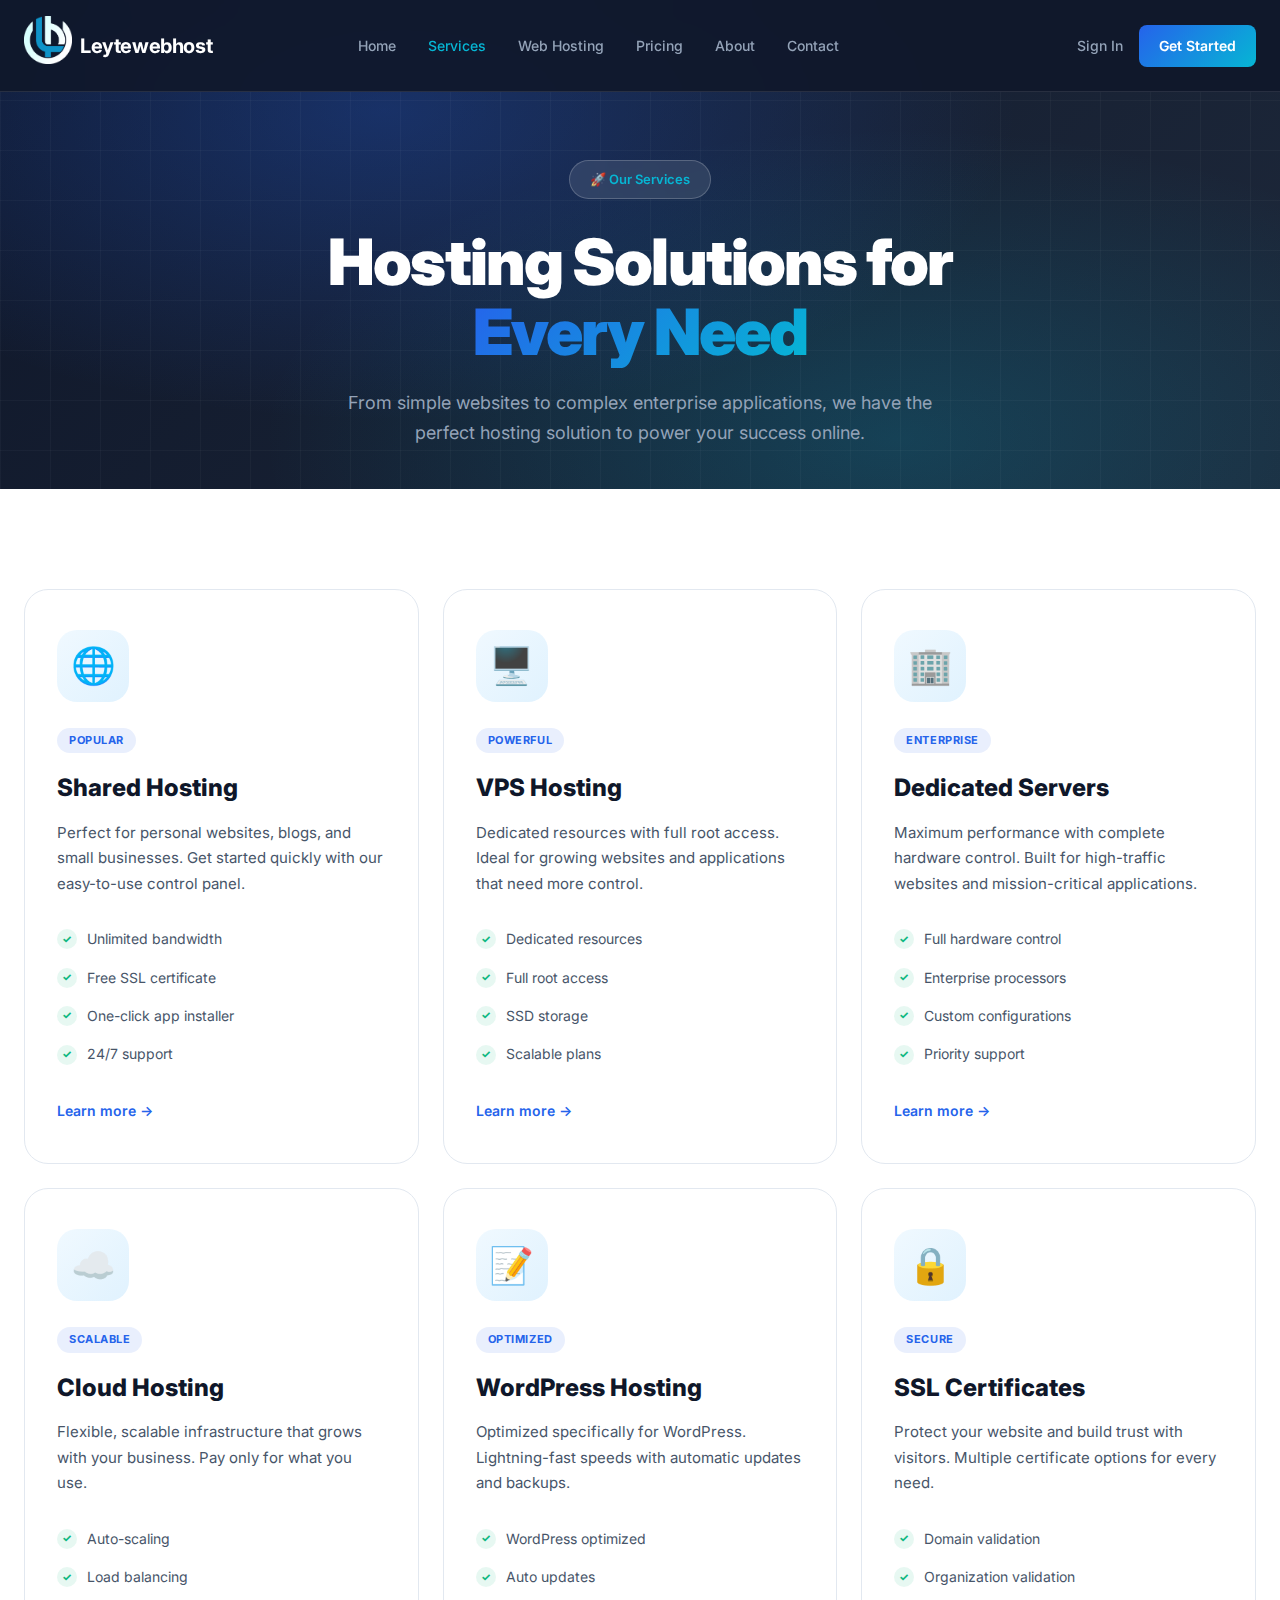
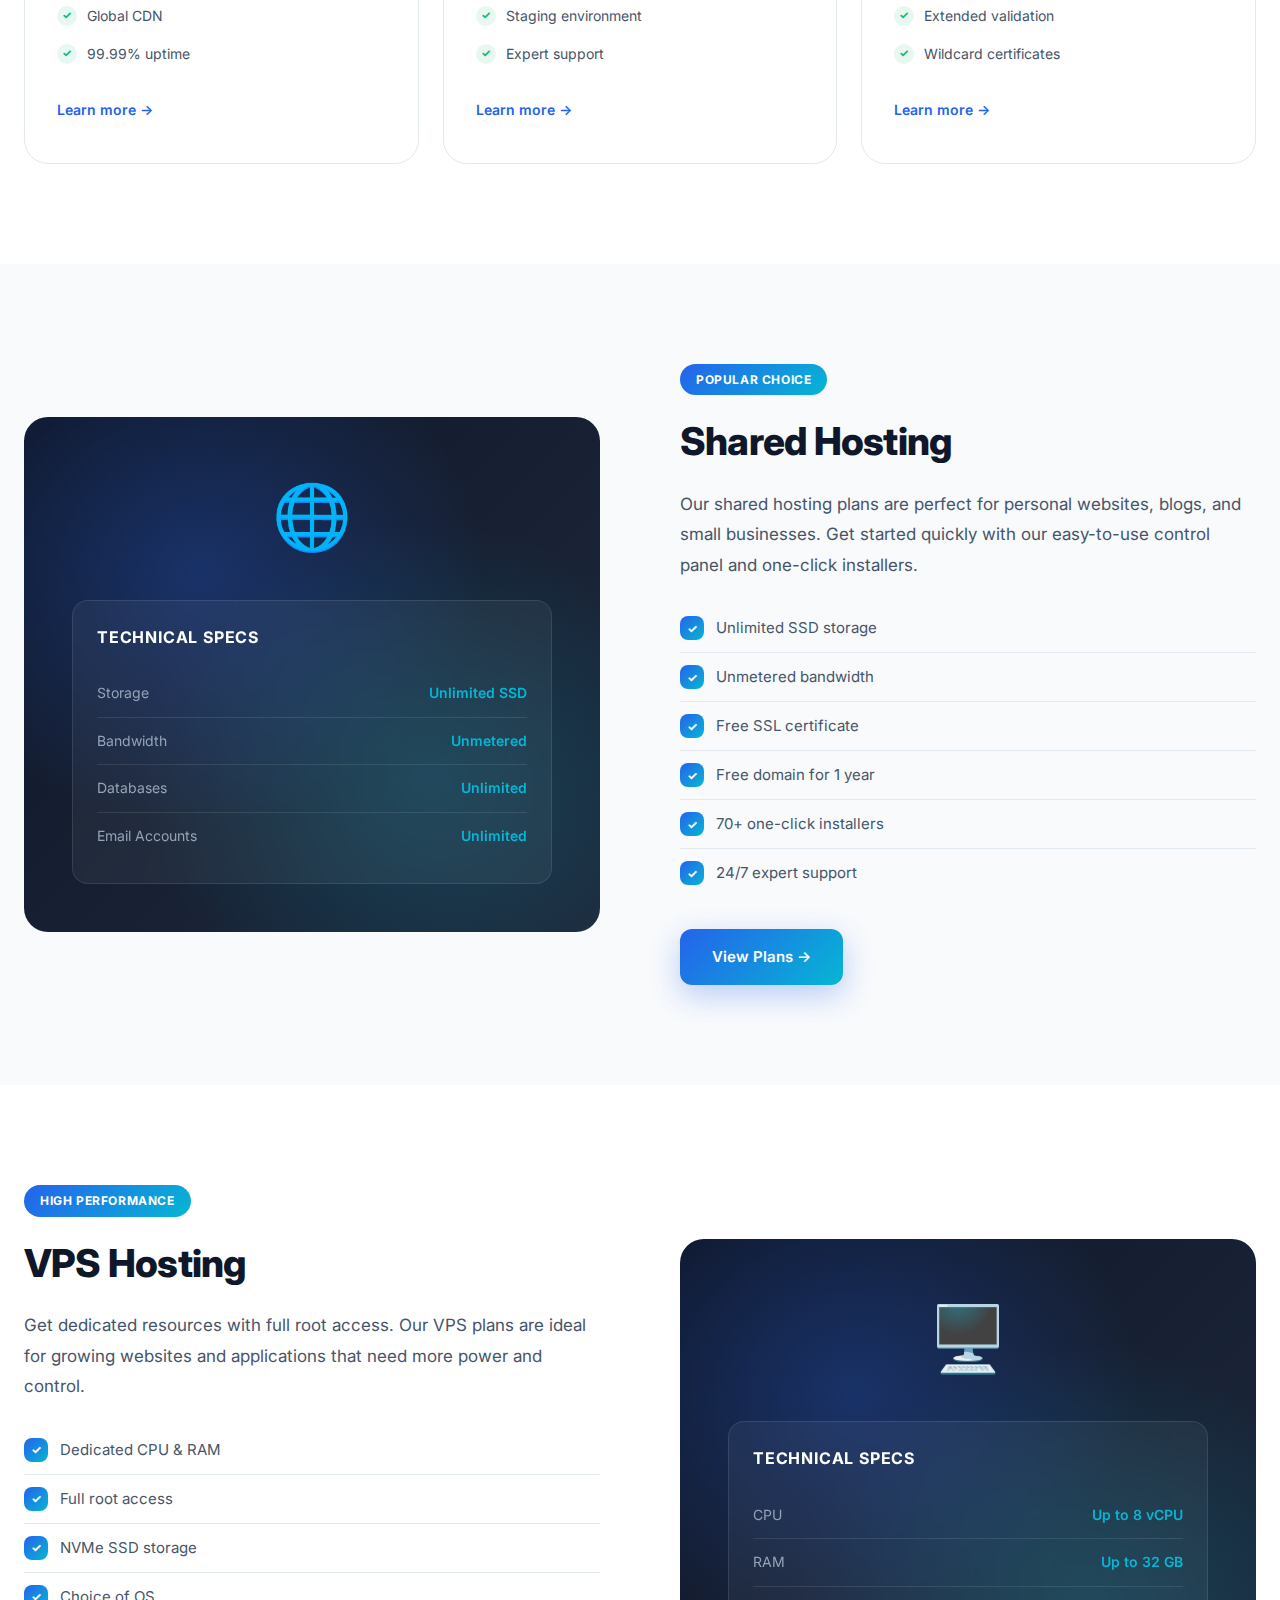
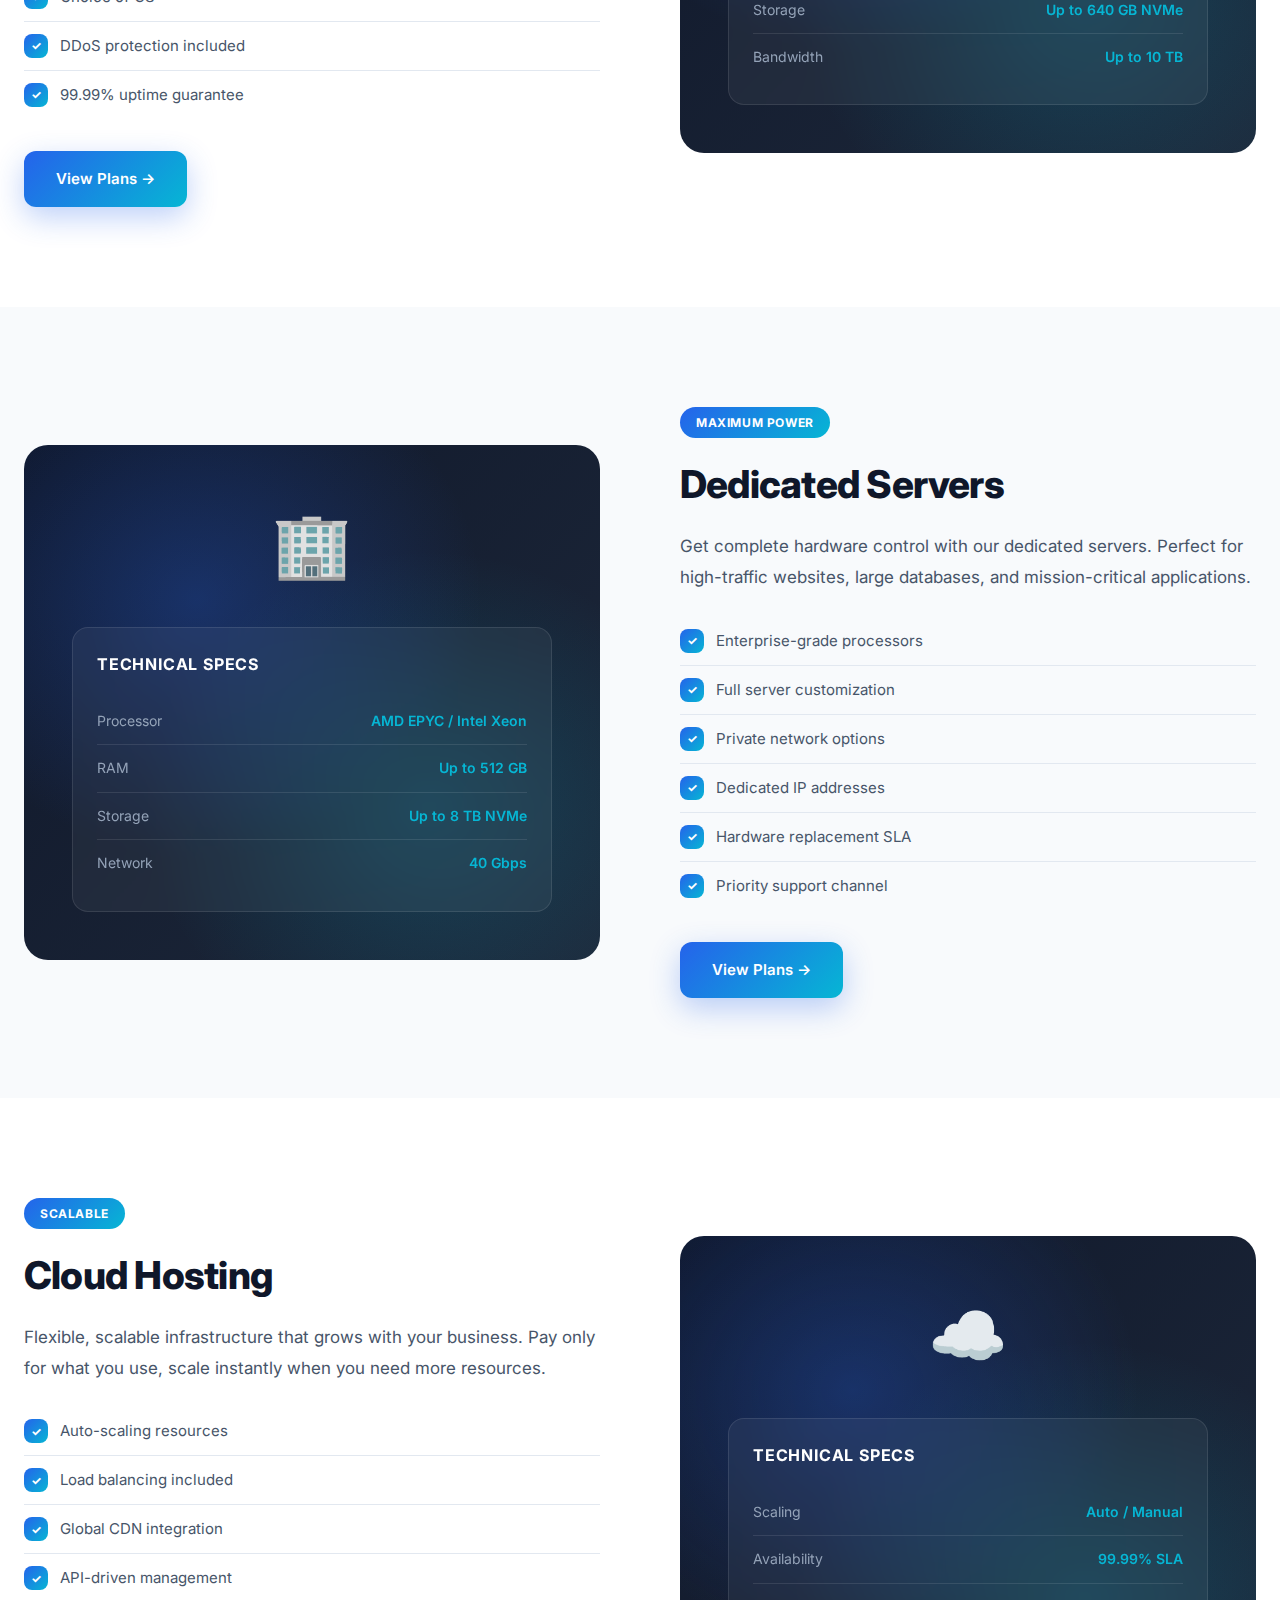
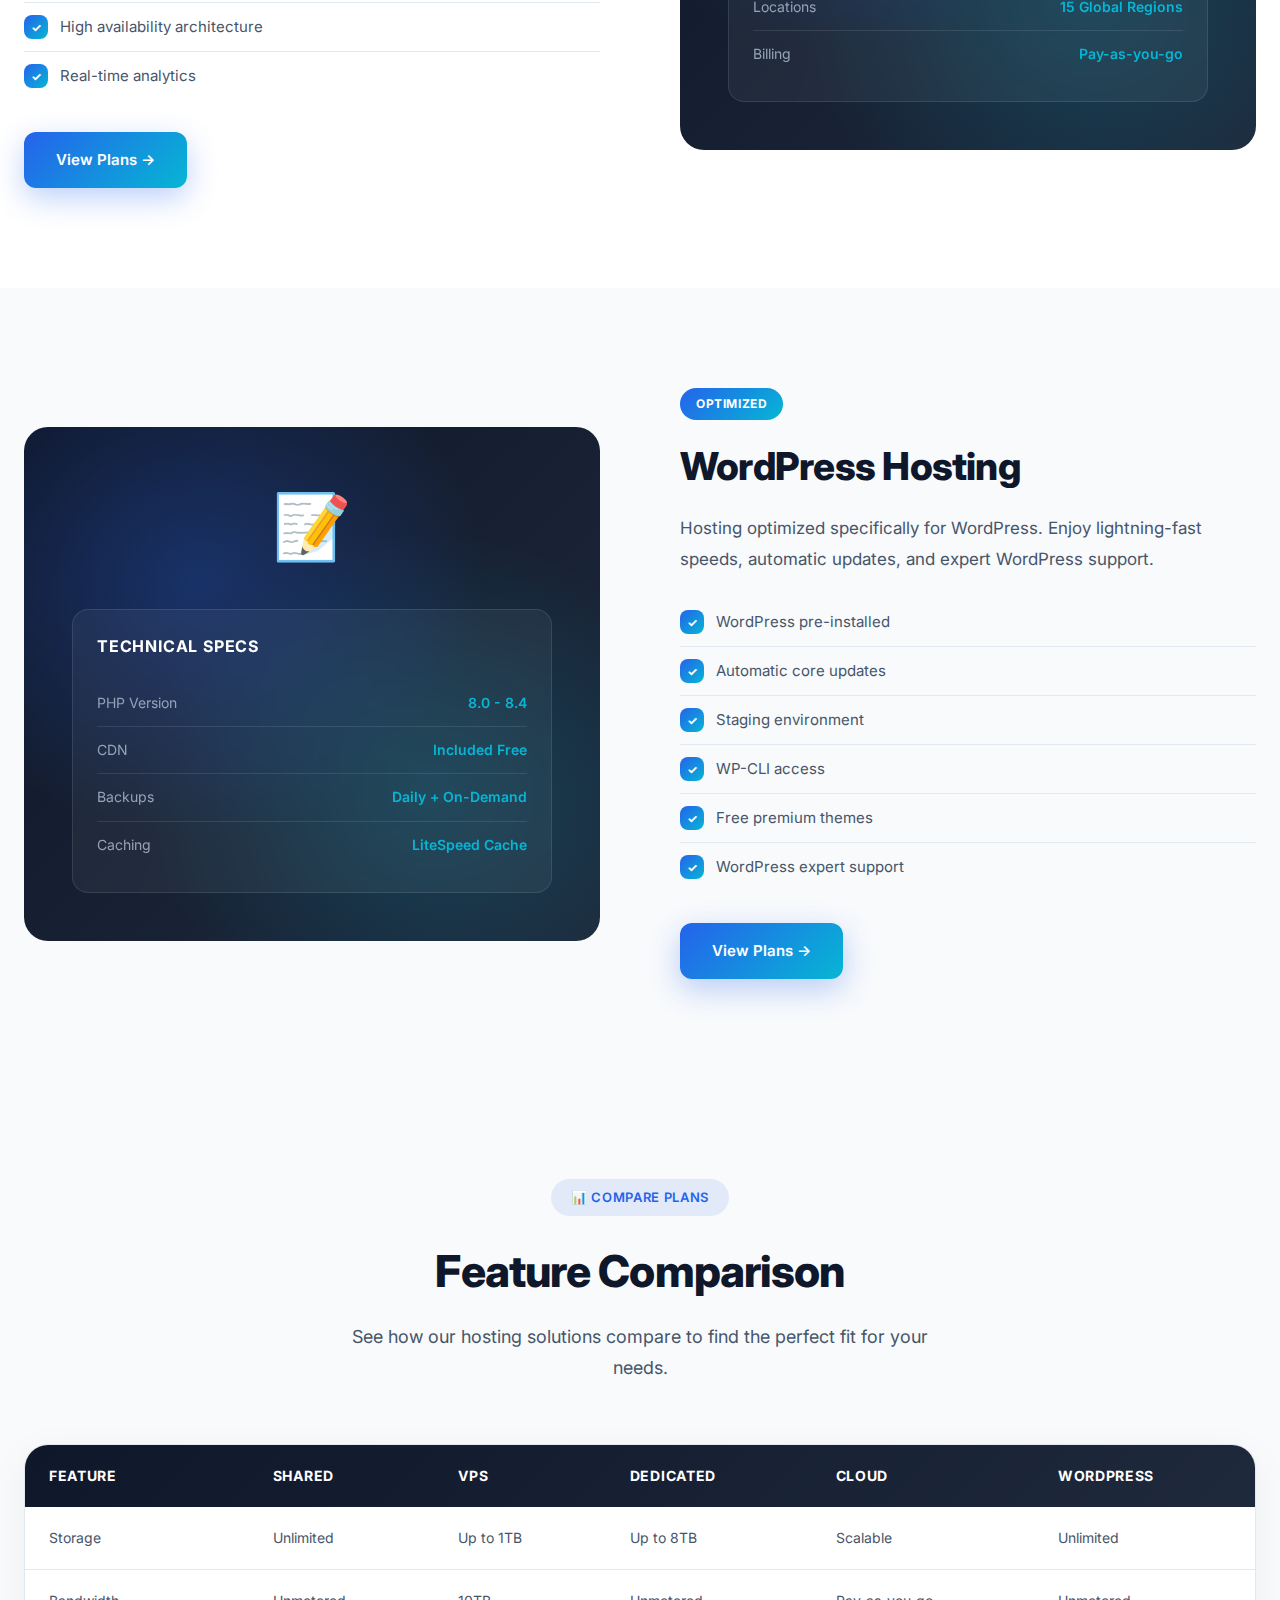
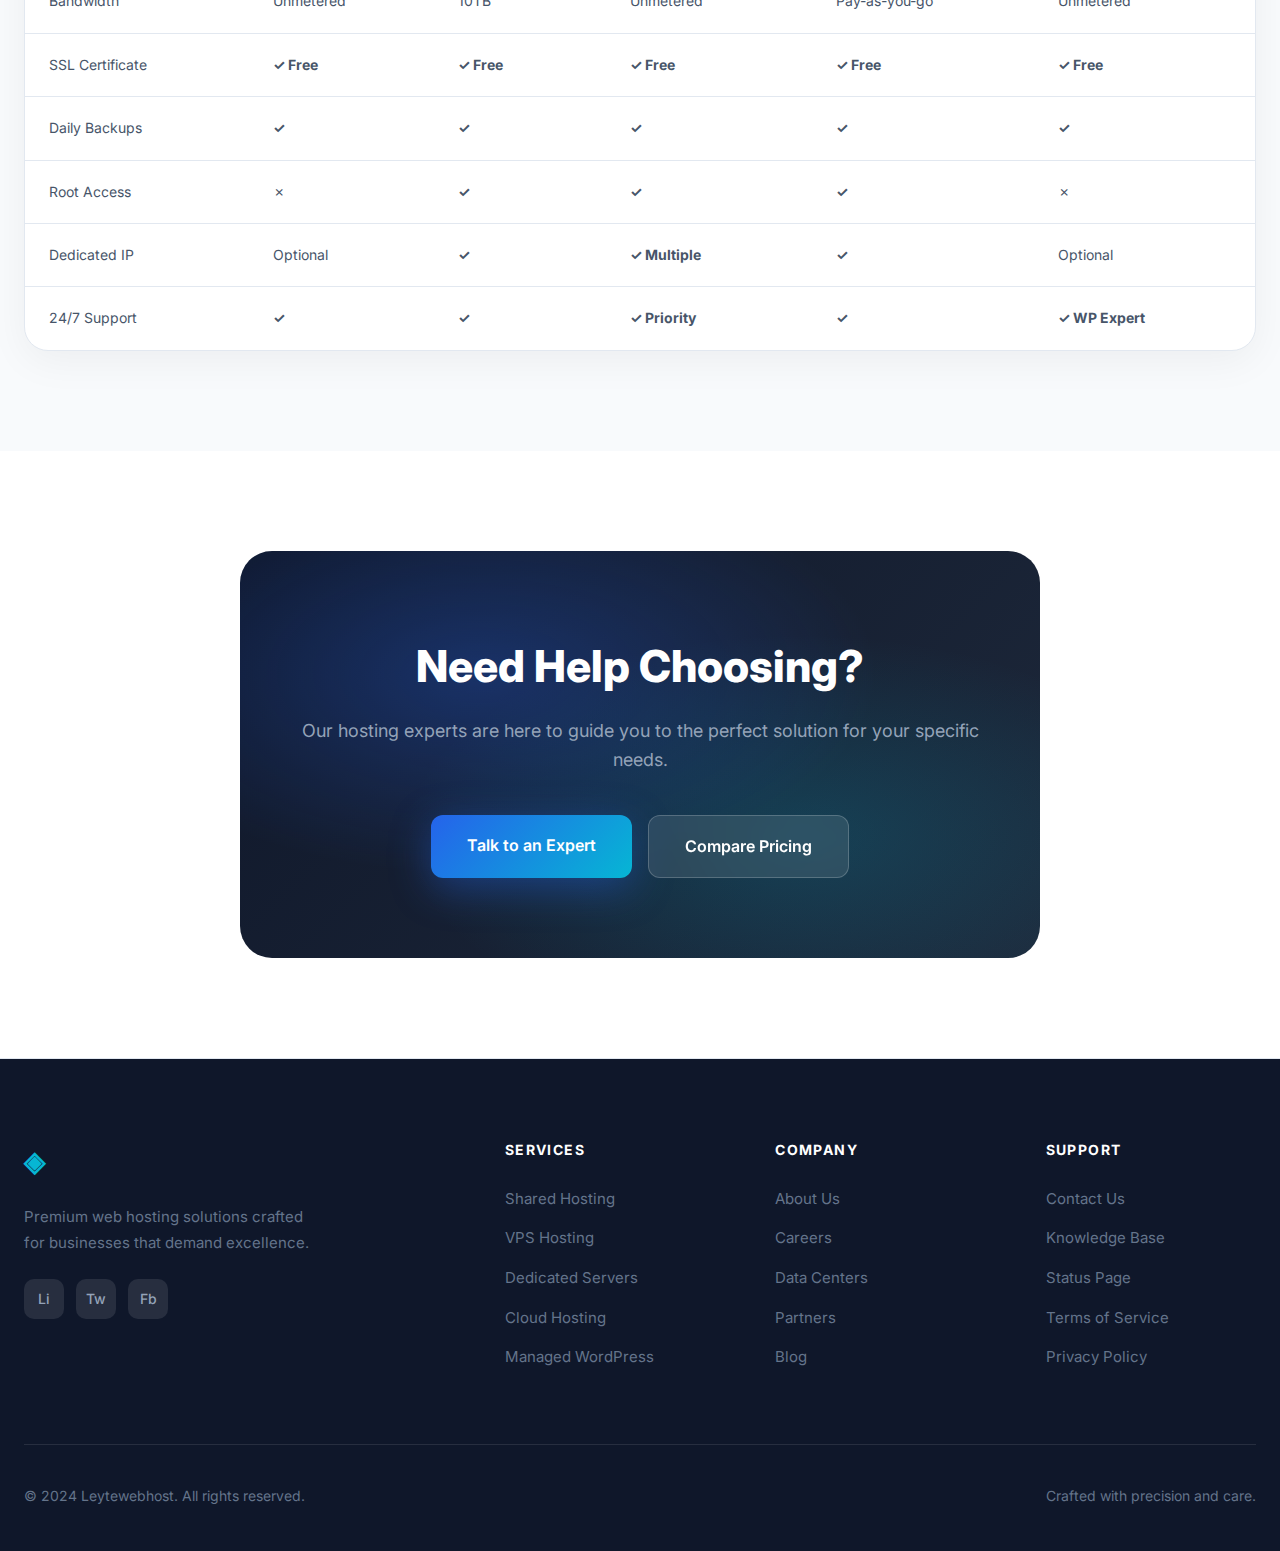
<file: services.html>
<!DOCTYPE html>
<html lang="en">
<head>
    <meta charset="UTF-8">
    <meta name="viewport" content="width=device-width, initial-scale=1.0">
    <title>Services - Leytewebhost | Hosting Solutions for Every Need</title>
    <link rel="stylesheet" href="styles.css">
    <link href="https://fonts.googleapis.com/css2?family=Inter:wght@400;500;600;700;800;900&display=swap" rel="stylesheet">
    <style>
        :root {
            --primary: #2563eb;
            --accent: #06b6d4;
            --success: #10b981;
            --text-primary: #0f172a;
            --text-secondary: #475569;
            --text-muted: #94a3b8;
            --background: #ffffff;
            --background-secondary: #f8fafc;
            --background-dark: #0f172a;
            --border: #e2e8f0;
            --gradient-1: linear-gradient(135deg, #2563eb 0%, #06b6d4 100%);
            --gradient-3: linear-gradient(135deg, #0f172a 0%, #1e293b 100%);
        }
        * { margin: 0; padding: 0; box-sizing: border-box; }
        body { font-family: 'Inter', -apple-system, sans-serif; background: var(--background); color: var(--text-primary); line-height: 1.6; overflow-x: hidden; }
        .container { max-width: 1280px; margin: 0 auto; padding: 0 24px; }

        .services-hero { position: relative; padding: 160px 0 100px; background: var(--gradient-3); overflow: hidden; text-align: center; }
        .services-hero::before { content: ''; position: absolute; top: 0; left: 0; right: 0; bottom: 0; background: radial-gradient(ellipse at 30% 20%, rgba(37, 99, 235, 0.3) 0%, transparent 50%), radial-gradient(ellipse at 70% 80%, rgba(6, 182, 212, 0.2) 0%, transparent 50%); pointer-events: none; }
        .services-hero::after { content: ''; position: absolute; top: 0; left: 0; right: 0; bottom: 0; background-image: linear-gradient(rgba(255,255,255,0.03) 1px, transparent 1px), linear-gradient(90deg, rgba(255,255,255,0.03) 1px, transparent 1px); background-size: 50px 50px; pointer-events: none; }
        .services-hero-content { position: relative; z-index: 10; max-width: 800px; margin: 0 auto; }
        .hero-badge { display: inline-flex; align-items: center; gap: 8px; background: rgba(255, 255, 255, 0.1); backdrop-filter: blur(10px); border: 1px solid rgba(255, 255, 255, 0.2); border-radius: 50px; padding: 8px 20px; margin-bottom: 28px; font-size: 13px; font-weight: 600; color: #06b6d4; }
        .services-hero h1 { font-size: clamp(42px, 5vw, 64px); font-weight: 900; color: #fff; margin-bottom: 20px; letter-spacing: -0.03em; line-height: 1.1; }
        .services-hero h1 span { background: var(--gradient-1); -webkit-background-clip: text; -webkit-text-fill-color: transparent; background-clip: text; }
        .services-hero p { font-size: 18px; color: #94a3b8; max-width: 600px; margin: 0 auto; line-height: 1.7; }

        .services-overview { padding: 100px 0; background: var(--background); margin-top: -60px; position: relative; z-index: 20; }
        .services-grid { display: grid; grid-template-columns: repeat(3, 1fr); gap: 24px; }
        .service-card { position: relative; background: #fff; border: 1px solid var(--border); border-radius: 24px; padding: 40px 32px; transition: all 0.4s cubic-bezier(0.4, 0, 0.2, 1); overflow: hidden; }
        .service-card::before { content: ''; position: absolute; top: 0; left: 0; right: 0; height: 4px; background: var(--gradient-1); transform: scaleX(0); transition: transform 0.4s ease; }
        .service-card:hover { transform: translateY(-12px); box-shadow: 0 30px 60px -12px rgba(0, 0, 0, 0.15); border-color: transparent; }
        .service-card:hover::before { transform: scaleX(1); }
        .service-card-icon { width: 72px; height: 72px; background: linear-gradient(135deg, #f0f9ff 0%, #e0f2fe 100%); border-radius: 20px; display: flex; align-items: center; justify-content: center; font-size: 36px; margin-bottom: 24px; transition: all 0.4s ease; }
        .service-card:hover .service-card-icon { background: var(--gradient-1); transform: scale(1.1) rotate(-5deg); }
        .service-card-badge { display: inline-block; background: rgba(37, 99, 235, 0.1); color: var(--primary); padding: 4px 12px; border-radius: 50px; font-size: 11px; font-weight: 700; text-transform: uppercase; letter-spacing: 0.05em; margin-bottom: 16px; }
        .service-card h3 { font-size: 24px; font-weight: 800; color: var(--text-primary); margin-bottom: 12px; }
        .service-card > p { font-size: 15px; color: var(--text-secondary); line-height: 1.7; margin-bottom: 24px; }
        .service-card-features { list-style: none; margin-bottom: 24px; }
        .service-card-features li { display: flex; align-items: center; gap: 10px; padding: 8px 0; font-size: 14px; color: var(--text-secondary); }
        .service-card-features li::before { content: '✓'; width: 20px; height: 20px; background: rgba(16, 185, 129, 0.1); color: var(--success); border-radius: 50%; display: flex; align-items: center; justify-content: center; font-size: 11px; font-weight: bold; flex-shrink: 0; }
        .service-card-link { display: inline-flex; align-items: center; gap: 8px; font-size: 14px; font-weight: 600; color: var(--primary); text-decoration: none; transition: gap 0.3s ease; }
        .service-card-link:hover { gap: 12px; }

        .service-detail { padding: 100px 0; background: var(--background); }
        .service-detail:nth-child(even) { background: var(--background-secondary); }
        .service-detail-content { display: grid; grid-template-columns: 1fr 1fr; gap: 80px; align-items: center; }
        .service-detail:nth-child(even) .service-detail-content { direction: rtl; }
        .service-detail:nth-child(even) .service-detail-content > * { direction: ltr; }
        .service-detail-text h2 { font-size: clamp(32px, 3vw, 42px); font-weight: 800; color: var(--text-primary); margin-bottom: 16px; letter-spacing: -0.02em; }
        .service-detail-badge { display: inline-block; background: var(--gradient-1); color: #fff; padding: 6px 16px; border-radius: 50px; font-size: 12px; font-weight: 700; text-transform: uppercase; letter-spacing: 0.05em; margin-bottom: 16px; }
        .service-detail-text > p { font-size: 17px; color: var(--text-secondary); line-height: 1.8; margin-bottom: 24px; }
        .service-detail-features { list-style: none; margin-bottom: 32px; }
        .service-detail-features li { display: flex; align-items: center; gap: 12px; padding: 12px 0; font-size: 15px; color: var(--text-secondary); border-bottom: 1px solid var(--border); }
        .service-detail-features li:last-child { border-bottom: none; }
        .service-detail-features li::before { content: '✓'; width: 24px; height: 24px; background: var(--gradient-1); color: #fff; border-radius: 8px; display: flex; align-items: center; justify-content: center; font-size: 12px; font-weight: bold; flex-shrink: 0; }
        .btn-service { display: inline-flex; align-items: center; gap: 10px; background: var(--gradient-1); color: #fff; padding: 16px 32px; border-radius: 12px; font-size: 15px; font-weight: 600; text-decoration: none; transition: all 0.3s ease; box-shadow: 0 10px 30px rgba(37, 99, 235, 0.3); }
        .btn-service:hover { transform: translateY(-2px); box-shadow: 0 15px 40px rgba(37, 99, 235, 0.4); }

        .service-visual-card { background: var(--gradient-3); border-radius: 24px; padding: 48px; position: relative; overflow: hidden; }
        .service-visual-card::before { content: ''; position: absolute; top: 0; left: 0; right: 0; bottom: 0; background: radial-gradient(ellipse at 30% 30%, rgba(37, 99, 235, 0.3) 0%, transparent 50%), radial-gradient(ellipse at 70% 70%, rgba(6, 182, 212, 0.2) 0%, transparent 50%); pointer-events: none; }
        .service-visual-content { position: relative; z-index: 10; }
        .service-visual-icon { font-size: 64px; margin-bottom: 32px; text-align: center; }
        .service-specs { background: rgba(255, 255, 255, 0.05); backdrop-filter: blur(10px); border: 1px solid rgba(255, 255, 255, 0.1); border-radius: 16px; padding: 24px; }
        .service-specs h4 { font-size: 16px; font-weight: 700; color: #fff; margin-bottom: 20px; text-transform: uppercase; letter-spacing: 0.05em; }
        .spec-row { display: flex; justify-content: space-between; padding: 12px 0; border-bottom: 1px solid rgba(255, 255, 255, 0.1); }
        .spec-row:last-child { border-bottom: none; }
        .spec-label { font-size: 14px; color: #94a3b8; }
        .spec-value { font-size: 14px; color: #06b6d4; font-weight: 600; }

        .comparison-section { padding: 100px 0; background: var(--background-secondary); }
        .section-header { text-align: center; max-width: 700px; margin: 0 auto 60px; }
        .section-badge { display: inline-flex; align-items: center; gap: 8px; background: rgba(37, 99, 235, 0.1); border-radius: 50px; padding: 8px 20px; margin-bottom: 20px; font-size: 13px; font-weight: 600; color: var(--primary); text-transform: uppercase; letter-spacing: 0.05em; }
        .section-title { font-size: clamp(32px, 4vw, 44px); font-weight: 800; color: var(--text-primary); margin-bottom: 16px; letter-spacing: -0.02em; }
        .section-subtitle { font-size: 18px; color: var(--text-secondary); line-height: 1.7; }
        .comparison-table-wrapper { background: #fff; border: 1px solid var(--border); border-radius: 24px; overflow: hidden; box-shadow: 0 10px 40px rgba(0, 0, 0, 0.05); }
        .comparison-table { width: 100%; border-collapse: collapse; }
        .comparison-table thead { background: var(--gradient-3); }
        .comparison-table th { padding: 20px 24px; text-align: left; font-size: 14px; font-weight: 700; color: #fff; text-transform: uppercase; letter-spacing: 0.05em; }
        .comparison-table td { padding: 20px 24px; font-size: 14px; color: var(--text-secondary); border-bottom: 1px solid var(--border); }
        .comparison-table tbody tr:last-child td { border-bottom: none; }
        .comparison-table tbody tr:hover { background: rgba(37, 99, 235, 0.03); }
        .check-yes { color: var(--success); font-weight: 700; }
        .check-no { color: var(--text-muted); }

        .cta-section { padding: 100px 0; background: var(--background); text-align: center; }
        .cta-box { max-width: 800px; margin: 0 auto; background: var(--gradient-3); border-radius: 32px; padding: 80px 60px; position: relative; overflow: hidden; }
        .cta-box::before { content: ''; position: absolute; top: 0; left: 0; right: 0; bottom: 0; background: radial-gradient(ellipse at 30% 30%, rgba(37, 99, 235, 0.3) 0%, transparent 50%), radial-gradient(ellipse at 70% 70%, rgba(6, 182, 212, 0.2) 0%, transparent 50%); pointer-events: none; }
        .cta-content { position: relative; z-index: 10; }
        .cta-box h2 { font-size: clamp(32px, 4vw, 44px); font-weight: 800; color: #fff; margin-bottom: 16px; }
        .cta-box p { font-size: 18px; color: #94a3b8; margin-bottom: 40px; }
        .cta-buttons { display: flex; gap: 16px; justify-content: center; flex-wrap: wrap; }
        .btn-cta-primary { background: var(--gradient-1); color: #fff; padding: 18px 36px; border-radius: 12px; font-size: 16px; font-weight: 600; text-decoration: none; transition: all 0.3s ease; box-shadow: 0 10px 40px rgba(37, 99, 235, 0.4); }
        .btn-cta-primary:hover { transform: translateY(-3px); box-shadow: 0 15px 50px rgba(37, 99, 235, 0.5); }
        .btn-cta-secondary { background: rgba(255, 255, 255, 0.1); backdrop-filter: blur(10px); color: #fff; padding: 18px 36px; border-radius: 12px; font-size: 16px; font-weight: 600; text-decoration: none; border: 1px solid rgba(255, 255, 255, 0.2); transition: all 0.3s ease; }
        .btn-cta-secondary:hover { background: rgba(255, 255, 255, 0.2); transform: translateY(-3px); }

        .footer { background: var(--background-dark); padding: 80px 0 40px; color: #fff; }
        .footer-content { display: grid; grid-template-columns: 2fr repeat(3, 1fr); gap: 60px; margin-bottom: 60px; }
        .footer-brand { max-width: 300px; }
        .footer-logo { display: flex; align-items: center; gap: 10px; font-size: 22px; font-weight: 700; margin-bottom: 20px; }
        .footer-logo-symbol { color: var(--accent); font-size: 28px; }
        .footer-description { font-size: 15px; color: #64748b; line-height: 1.7; margin-bottom: 24px; }
        .footer-social { display: flex; gap: 12px; }
        .social-link { width: 40px; height: 40px; background: rgba(255, 255, 255, 0.1); border-radius: 10px; display: flex; align-items: center; justify-content: center; color: #94a3b8; text-decoration: none; font-size: 14px; transition: all 0.3s ease; }
        .social-link:hover { background: var(--primary); color: #fff; transform: translateY(-3px); }
        .footer-title { font-size: 14px; font-weight: 700; color: #fff; text-transform: uppercase; letter-spacing: 0.1em; margin-bottom: 24px; }
        .footer-links { list-style: none; }
        .footer-links li { margin-bottom: 14px; }
        .footer-links a { color: #64748b; text-decoration: none; font-size: 15px; transition: color 0.3s ease; }
        .footer-links a:hover { color: #06b6d4; }
        .footer-bottom { display: flex; justify-content: space-between; align-items: center; padding-top: 40px; border-top: 1px solid rgba(255, 255, 255, 0.1); }
        .footer-bottom p { font-size: 14px; color: #64748b; }

        @media (max-width: 1024px) {
            .services-grid { grid-template-columns: repeat(2, 1fr); }
            .service-detail-content { grid-template-columns: 1fr; gap: 48px; }
            .service-detail:nth-child(even) .service-detail-content { direction: ltr; }
            .footer-content { grid-template-columns: 1fr 1fr; }
        }
        @media (max-width: 768px) {
            .services-hero h1 { font-size: 36px; }
            .services-grid { grid-template-columns: 1fr; }
            .footer-content { grid-template-columns: 1fr; gap: 40px; }
            .footer-bottom { flex-direction: column; gap: 16px; text-align: center; }
            .cta-box { padding: 48px 24px; }
        }
        .logo-img {
    width: 0.5in;
    height: auto; /* keeps aspect ratio */
}
    </style>
</head>
<body>
     <!-- Navigation -->
    <nav class="navbar" style="background: rgba(15, 23, 42, 0.9); backdrop-filter: blur(12px); border-bottom: 1px solid rgba(255,255,255,0.1); position: fixed; top: 0; left: 0; right: 0; z-index: 1000;">
        <div class="container nav-container" style="display: flex; justify-content: space-between; align-items: center; padding: 16px 24px;">
            <div class="logo" style="display: flex; align-items: center; gap: 8px; color: #fff; font-weight: 700; font-size: 20px;">
                <span style="color: #06b6d4; font-size: 24px;"> <img src="images/leytewebhost_logo_white2.png" alt="Leytewebhost Logo" class="logo-img"></span>
                <span>Leytewebhost</span>
            </div>
            <ul class="nav-menu" style="display: flex; list-style: none; gap: 32px;">
                <li><a href="index.html" style="color: #94a3b8; text-decoration: none; font-size: 14px; font-weight: 500;">Home</a></li>
                <li><a href="services.html" style="color: #06b6d4; text-decoration: none; font-size: 14px; font-weight: 500;">Services</a></li>
                <li><a href="webhost.html" style="color: #94a3b8; text-decoration: none; font-size: 14px; font-weight: 500;">Web Hosting</a></li>
                <li><a href="pricing.html" style="color: #94a3b8; text-decoration: none; font-size: 14px; font-weight: 500;">Pricing</a></li>
                <li><a href="about.html" style="color: #94a3b8; text-decoration: none; font-size: 14px; font-weight: 500;">About</a></li>
                <li><a href="contact.html" style="color: #94a3b8; text-decoration: none; font-size: 14px; font-weight: 500;">Contact</a></li>
            </ul>
            <div style="display: flex; gap: 16px; align-items: center;">
                <a href="#" style="color: #94a3b8; text-decoration: none; font-size: 14px; font-weight: 500;">Sign In</a>
                <a href="#" style="background: linear-gradient(135deg, #2563eb 0%, #06b6d4 100%); color: #fff; padding: 10px 20px; border-radius: 8px; text-decoration: none; font-size: 14px; font-weight: 600;">Get Started</a>
            </div>
        </div>
    </nav>

    <section class="services-hero">
        <div class="container">
            <div class="services-hero-content">
                <div class="hero-badge">🚀 Our Services</div>
                <h1>Hosting Solutions for<br><span>Every Need</span></h1>
                <p>From simple websites to complex enterprise applications, we have the perfect hosting solution to power your success online.</p>
            </div>
        </div>
    </section>

    <section class="services-overview">
        <div class="container">
            <div class="services-grid">
                <div class="service-card">
                    <div class="service-card-icon">🌐</div>
                    <span class="service-card-badge">Popular</span>
                    <h3>Shared Hosting</h3>
                    <p>Perfect for personal websites, blogs, and small businesses. Get started quickly with our easy-to-use control panel.</p>
                    <ul class="service-card-features">
                        <li>Unlimited bandwidth</li>
                        <li>Free SSL certificate</li>
                        <li>One-click app installer</li>
                        <li>24/7 support</li>
                    </ul>
                    <a href="#shared" class="service-card-link">Learn more →</a>
                </div>
                <div class="service-card">
                    <div class="service-card-icon">🖥️</div>
                    <span class="service-card-badge">Powerful</span>
                    <h3>VPS Hosting</h3>
                    <p>Dedicated resources with full root access. Ideal for growing websites and applications that need more control.</p>
                    <ul class="service-card-features">
                        <li>Dedicated resources</li>
                        <li>Full root access</li>
                        <li>SSD storage</li>
                        <li>Scalable plans</li>
                    </ul>
                    <a href="#vps" class="service-card-link">Learn more →</a>
                </div>
                <div class="service-card">
                    <div class="service-card-icon">🏢</div>
                    <span class="service-card-badge">Enterprise</span>
                    <h3>Dedicated Servers</h3>
                    <p>Maximum performance with complete hardware control. Built for high-traffic websites and mission-critical applications.</p>
                    <ul class="service-card-features">
                        <li>Full hardware control</li>
                        <li>Enterprise processors</li>
                        <li>Custom configurations</li>
                        <li>Priority support</li>
                    </ul>
                    <a href="#dedicated" class="service-card-link">Learn more →</a>
                </div>
                <div class="service-card">
                    <div class="service-card-icon">☁️</div>
                    <span class="service-card-badge">Scalable</span>
                    <h3>Cloud Hosting</h3>
                    <p>Flexible, scalable infrastructure that grows with your business. Pay only for what you use.</p>
                    <ul class="service-card-features">
                        <li>Auto-scaling</li>
                        <li>Load balancing</li>
                        <li>Global CDN</li>
                        <li>99.99% uptime</li>
                    </ul>
                    <a href="#cloud" class="service-card-link">Learn more →</a>
                </div>
                <div class="service-card">
                    <div class="service-card-icon">📝</div>
                    <span class="service-card-badge">Optimized</span>
                    <h3>WordPress Hosting</h3>
                    <p>Optimized specifically for WordPress. Lightning-fast speeds with automatic updates and backups.</p>
                    <ul class="service-card-features">
                        <li>WordPress optimized</li>
                        <li>Auto updates</li>
                        <li>Staging environment</li>
                        <li>Expert support</li>
                    </ul>
                    <a href="#wordpress" class="service-card-link">Learn more →</a>
                </div>
                <div class="service-card">
                    <div class="service-card-icon">🔒</div>
                    <span class="service-card-badge">Secure</span>
                    <h3>SSL Certificates</h3>
                    <p>Protect your website and build trust with visitors. Multiple certificate options for every need.</p>
                    <ul class="service-card-features">
                        <li>Domain validation</li>
                        <li>Organization validation</li>
                        <li>Extended validation</li>
                        <li>Wildcard certificates</li>
                    </ul>
                    <a href="pricing.html" class="service-card-link">Learn more →</a>
                </div>
            </div>
        </div>
    </section>

    <section class="service-detail" id="shared">
        <div class="container">
            <div class="service-detail-content">
                <div class="service-detail-text">
                    <span class="service-detail-badge">Popular Choice</span>
                    <h2>Shared Hosting</h2>
                    <p>Our shared hosting plans are perfect for personal websites, blogs, and small businesses. Get started quickly with our easy-to-use control panel and one-click installers.</p>
                    <ul class="service-detail-features">
                        <li>Unlimited SSD storage</li>
                        <li>Unmetered bandwidth</li>
                        <li>Free SSL certificate</li>
                        <li>Free domain for 1 year</li>
                        <li>70+ one-click installers</li>
                        <li>24/7 expert support</li>
                    </ul>
                    <a href="pricing.html" class="btn-service">View Plans →</a>
                </div>
                <div class="service-visual-card">
                    <div class="service-visual-content">
                        <div class="service-visual-icon">🌐</div>
                        <div class="service-specs">
                            <h4>Technical Specs</h4>
                            <div class="spec-row"><span class="spec-label">Storage</span><span class="spec-value">Unlimited SSD</span></div>
                            <div class="spec-row"><span class="spec-label">Bandwidth</span><span class="spec-value">Unmetered</span></div>
                            <div class="spec-row"><span class="spec-label">Databases</span><span class="spec-value">Unlimited</span></div>
                            <div class="spec-row"><span class="spec-label">Email Accounts</span><span class="spec-value">Unlimited</span></div>
                        </div>
                    </div>
                </div>
            </div>
        </div>
    </section>

    <section class="service-detail" id="vps">
        <div class="container">
            <div class="service-detail-content">
                <div class="service-detail-text">
                    <span class="service-detail-badge">High Performance</span>
                    <h2>VPS Hosting</h2>
                    <p>Get dedicated resources with full root access. Our VPS plans are ideal for growing websites and applications that need more power and control.</p>
                    <ul class="service-detail-features">
                        <li>Dedicated CPU & RAM</li>
                        <li>Full root access</li>
                        <li>NVMe SSD storage</li>
                        <li>Choice of OS</li>
                        <li>DDoS protection included</li>
                        <li>99.99% uptime guarantee</li>
                    </ul>
                    <a href="pricing.html" class="btn-service">View Plans →</a>
                </div>
                <div class="service-visual-card">
                    <div class="service-visual-content">
                        <div class="service-visual-icon">🖥️</div>
                        <div class="service-specs">
                            <h4>Technical Specs</h4>
                            <div class="spec-row"><span class="spec-label">CPU</span><span class="spec-value">Up to 8 vCPU</span></div>
                            <div class="spec-row"><span class="spec-label">RAM</span><span class="spec-value">Up to 32 GB</span></div>
                            <div class="spec-row"><span class="spec-label">Storage</span><span class="spec-value">Up to 640 GB NVMe</span></div>
                            <div class="spec-row"><span class="spec-label">Bandwidth</span><span class="spec-value">Up to 10 TB</span></div>
                        </div>
                    </div>
                </div>
            </div>
        </div>
    </section>

    <section class="service-detail" id="dedicated">
        <div class="container">
            <div class="service-detail-content">
                <div class="service-detail-text">
                    <span class="service-detail-badge">Maximum Power</span>
                    <h2>Dedicated Servers</h2>
                    <p>Get complete hardware control with our dedicated servers. Perfect for high-traffic websites, large databases, and mission-critical applications.</p>
                    <ul class="service-detail-features">
                        <li>Enterprise-grade processors</li>
                        <li>Full server customization</li>
                        <li>Private network options</li>
                        <li>Dedicated IP addresses</li>
                        <li>Hardware replacement SLA</li>
                        <li>Priority support channel</li>
                    </ul>
                    <a href="pricing.html" class="btn-service">View Plans →</a>
                </div>
                <div class="service-visual-card">
                    <div class="service-visual-content">
                        <div class="service-visual-icon">🏢</div>
                        <div class="service-specs">
                            <h4>Technical Specs</h4>
                            <div class="spec-row"><span class="spec-label">Processor</span><span class="spec-value">AMD EPYC / Intel Xeon</span></div>
                            <div class="spec-row"><span class="spec-label">RAM</span><span class="spec-value">Up to 512 GB</span></div>
                            <div class="spec-row"><span class="spec-label">Storage</span><span class="spec-value">Up to 8 TB NVMe</span></div>
                            <div class="spec-row"><span class="spec-label">Network</span><span class="spec-value">40 Gbps</span></div>
                        </div>
                    </div>
                </div>
            </div>
        </div>
    </section>

    <section class="service-detail" id="cloud">
        <div class="container">
            <div class="service-detail-content">
                <div class="service-detail-text">
                    <span class="service-detail-badge">Scalable</span>
                    <h2>Cloud Hosting</h2>
                    <p>Flexible, scalable infrastructure that grows with your business. Pay only for what you use, scale instantly when you need more resources.</p>
                    <ul class="service-detail-features">
                        <li>Auto-scaling resources</li>
                        <li>Load balancing included</li>
                        <li>Global CDN integration</li>
                        <li>API-driven management</li>
                        <li>High availability architecture</li>
                        <li>Real-time analytics</li>
                    </ul>
                    <a href="pricing.html" class="btn-service">View Plans →</a>
                </div>
                <div class="service-visual-card">
                    <div class="service-visual-content">
                        <div class="service-visual-icon">☁️</div>
                        <div class="service-specs">
                            <h4>Technical Specs</h4>
                            <div class="spec-row"><span class="spec-label">Scaling</span><span class="spec-value">Auto / Manual</span></div>
                            <div class="spec-row"><span class="spec-label">Availability</span><span class="spec-value">99.99% SLA</span></div>
                            <div class="spec-row"><span class="spec-label">Locations</span><span class="spec-value">15 Global Regions</span></div>
                            <div class="spec-row"><span class="spec-label">Billing</span><span class="spec-value">Pay-as-you-go</span></div>
                        </div>
                    </div>
                </div>
            </div>
        </div>
    </section>

    <section class="service-detail" id="wordpress">
        <div class="container">
            <div class="service-detail-content">
                <div class="service-detail-text">
                    <span class="service-detail-badge">Optimized</span>
                    <h2>WordPress Hosting</h2>
                    <p>Hosting optimized specifically for WordPress. Enjoy lightning-fast speeds, automatic updates, and expert WordPress support.</p>
                    <ul class="service-detail-features">
                        <li>WordPress pre-installed</li>
                        <li>Automatic core updates</li>
                        <li>Staging environment</li>
                        <li>WP-CLI access</li>
                        <li>Free premium themes</li>
                        <li>WordPress expert support</li>
                    </ul>
                    <a href="pricing.html" class="btn-service">View Plans →</a>
                </div>
                <div class="service-visual-card">
                    <div class="service-visual-content">
                        <div class="service-visual-icon">📝</div>
                        <div class="service-specs">
                            <h4>Technical Specs</h4>
                            <div class="spec-row"><span class="spec-label">PHP Version</span><span class="spec-value">8.0 - 8.4</span></div>
                            <div class="spec-row"><span class="spec-label">CDN</span><span class="spec-value">Included Free</span></div>
                            <div class="spec-row"><span class="spec-label">Backups</span><span class="spec-value">Daily + On-Demand</span></div>
                            <div class="spec-row"><span class="spec-label">Caching</span><span class="spec-value">LiteSpeed Cache</span></div>
                        </div>
                    </div>
                </div>
            </div>
        </div>
    </section>

    <section class="comparison-section">
        <div class="container">
            <div class="section-header">
                <div class="section-badge">📊 Compare Plans</div>
                <h2 class="section-title">Feature Comparison</h2>
                <p class="section-subtitle">See how our hosting solutions compare to find the perfect fit for your needs.</p>
            </div>
            <div class="comparison-table-wrapper">
                <table class="comparison-table">
                    <thead>
                        <tr><th>Feature</th><th>Shared</th><th>VPS</th><th>Dedicated</th><th>Cloud</th><th>WordPress</th></tr>
                    </thead>
                    <tbody>
                        <tr><td>Storage</td><td>Unlimited</td><td>Up to 1TB</td><td>Up to 8TB</td><td>Scalable</td><td>Unlimited</td></tr>
                        <tr><td>Bandwidth</td><td>Unmetered</td><td>10TB</td><td>Unmetered</td><td>Pay-as-you-go</td><td>Unmetered</td></tr>
                        <tr><td>SSL Certificate</td><td class="check-yes">✓ Free</td><td class="check-yes">✓ Free</td><td class="check-yes">✓ Free</td><td class="check-yes">✓ Free</td><td class="check-yes">✓ Free</td></tr>
                        <tr><td>Daily Backups</td><td class="check-yes">✓</td><td class="check-yes">✓</td><td class="check-yes">✓</td><td class="check-yes">✓</td><td class="check-yes">✓</td></tr>
                        <tr><td>Root Access</td><td class="check-no">✗</td><td class="check-yes">✓</td><td class="check-yes">✓</td><td class="check-yes">✓</td><td class="check-no">✗</td></tr>
                        <tr><td>Dedicated IP</td><td>Optional</td><td class="check-yes">✓</td><td class="check-yes">✓ Multiple</td><td class="check-yes">✓</td><td>Optional</td></tr>
                        <tr><td>24/7 Support</td><td class="check-yes">✓</td><td class="check-yes">✓</td><td class="check-yes">✓ Priority</td><td class="check-yes">✓</td><td class="check-yes">✓ WP Expert</td></tr>
                    </tbody>
                </table>
            </div>
        </div>
    </section>

    <section class="cta-section">
        <div class="container">
            <div class="cta-box">
                <div class="cta-content">
                    <h2>Need Help Choosing?</h2>
                    <p>Our hosting experts are here to guide you to the perfect solution for your specific needs.</p>
                    <div class="cta-buttons">
                        <a href="contact.html" class="btn-cta-primary">Talk to an Expert</a>
                        <a href="pricing.html" class="btn-cta-secondary">Compare Pricing</a>
                    </div>
                </div>
            </div>
        </div>
    </section>

    <footer class="footer">
        <div class="container">
            <div class="footer-content">
                <div class="footer-brand">
                    <div class="footer-logo"><span class="footer-logo-symbol">◈</span><span>Leytewebhost</span></div>
                    <p class="footer-description">Premium web hosting solutions crafted for businesses that demand excellence.</p>
                    <div class="footer-social">
                        <a href="#" class="social-link">Li</a>
                        <a href="#" class="social-link">Tw</a>
                        <a href="#" class="social-link">Fb</a>
                    </div>
                </div>
                <div>
                    <h4 class="footer-title">Services</h4>
                    <ul class="footer-links">
                        <li><a href="services.html">Shared Hosting</a></li>
                        <li><a href="services.html">VPS Hosting</a></li>
                        <li><a href="services.html">Dedicated Servers</a></li>
                        <li><a href="services.html">Cloud Hosting</a></li>
                        <li><a href="services.html">Managed WordPress</a></li>
                    </ul>
                </div>
                <div>
                    <h4 class="footer-title">Company</h4>
                    <ul class="footer-links">
                        <li><a href="about.html">About Us</a></li>
                        <li><a href="#">Careers</a></li>
                        <li><a href="#">Data Centers</a></li>
                        <li><a href="#">Partners</a></li>
                        <li><a href="#">Blog</a></li>
                    </ul>
                </div>
                <div>
                    <h4 class="footer-title">Support</h4>
                    <ul class="footer-links">
                        <li><a href="contact.html">Contact Us</a></li>
                        <li><a href="#">Knowledge Base</a></li>
                        <li><a href="#">Status Page</a></li>
                        <li><a href="#">Terms of Service</a></li>
                        <li><a href="#">Privacy Policy</a></li>
                    </ul>
                </div>
            </div>
            <div class="footer-bottom">
                <p>&copy; 2024 Leytewebhost. All rights reserved.</p>
                <p>Crafted with precision and care.</p>
            </div>
        </div>
    </footer>
    <script src="script.js"></script>
</body>
</html>
</file>
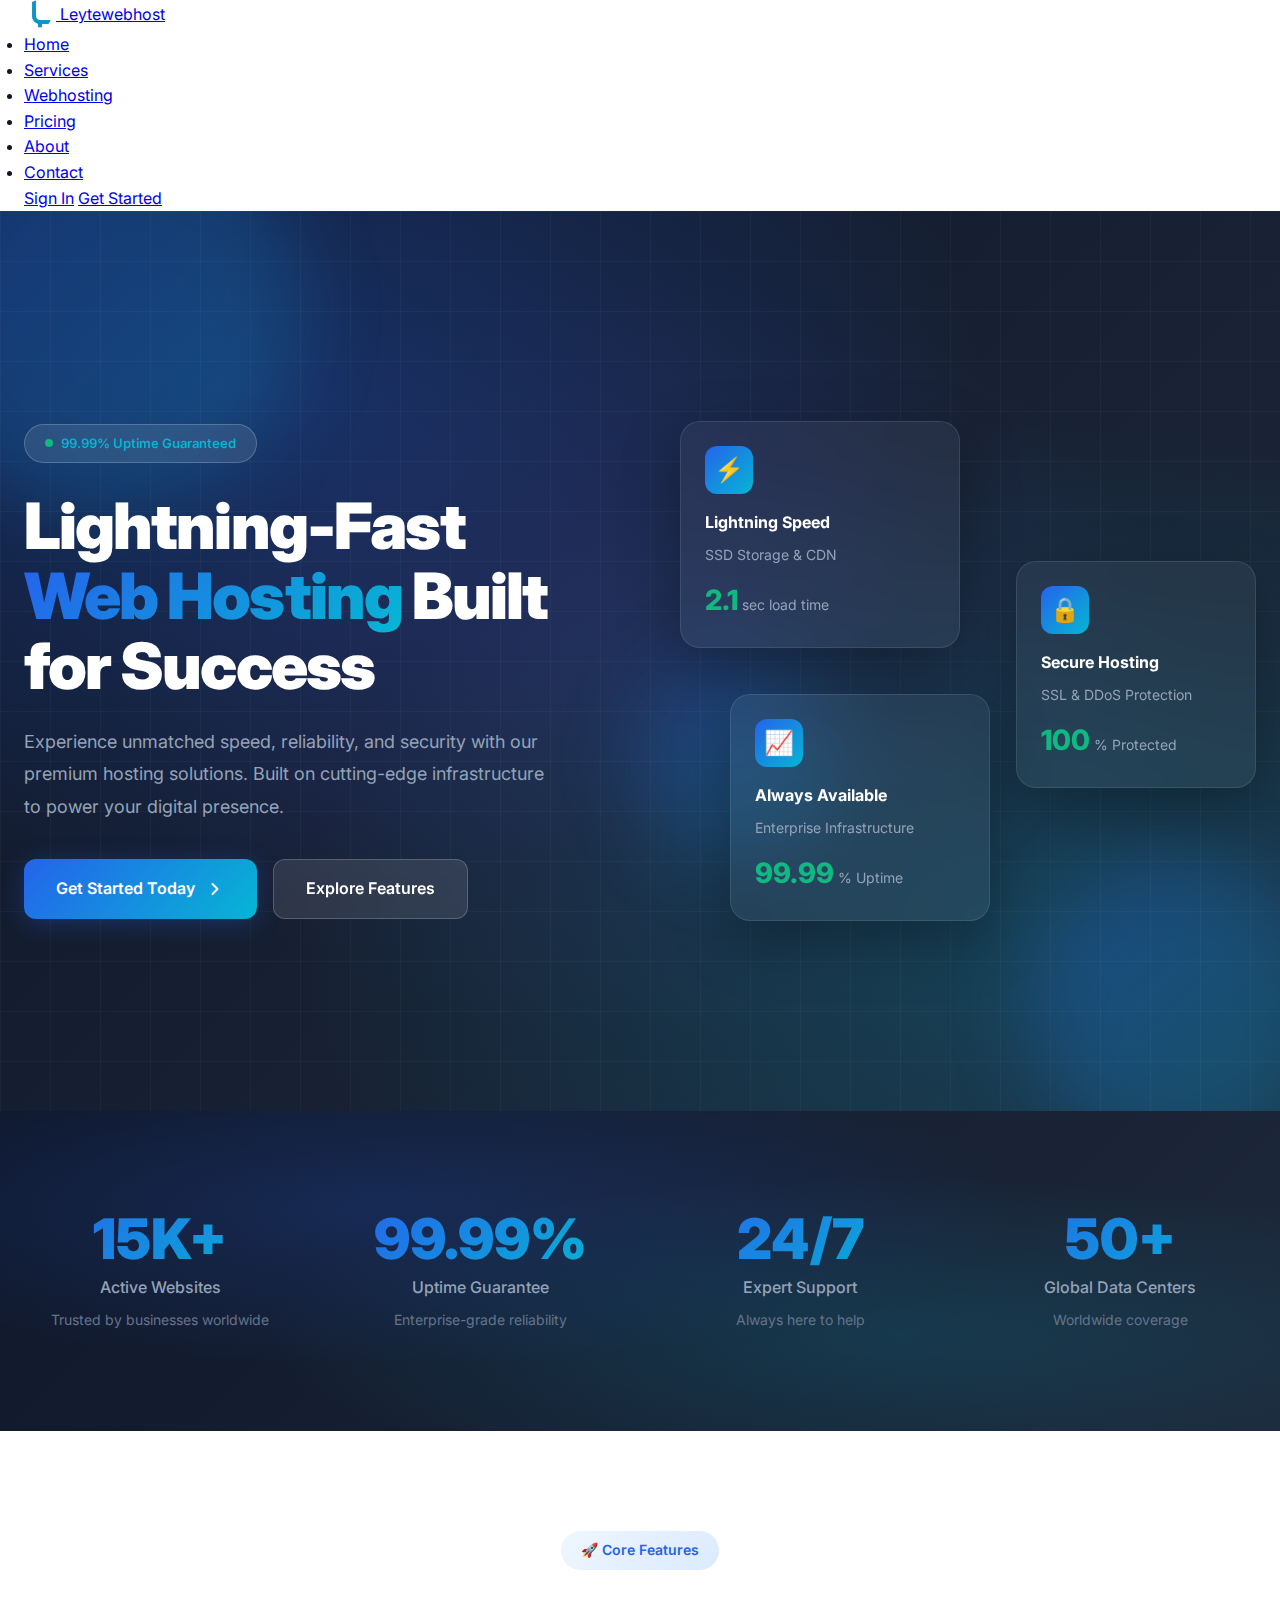
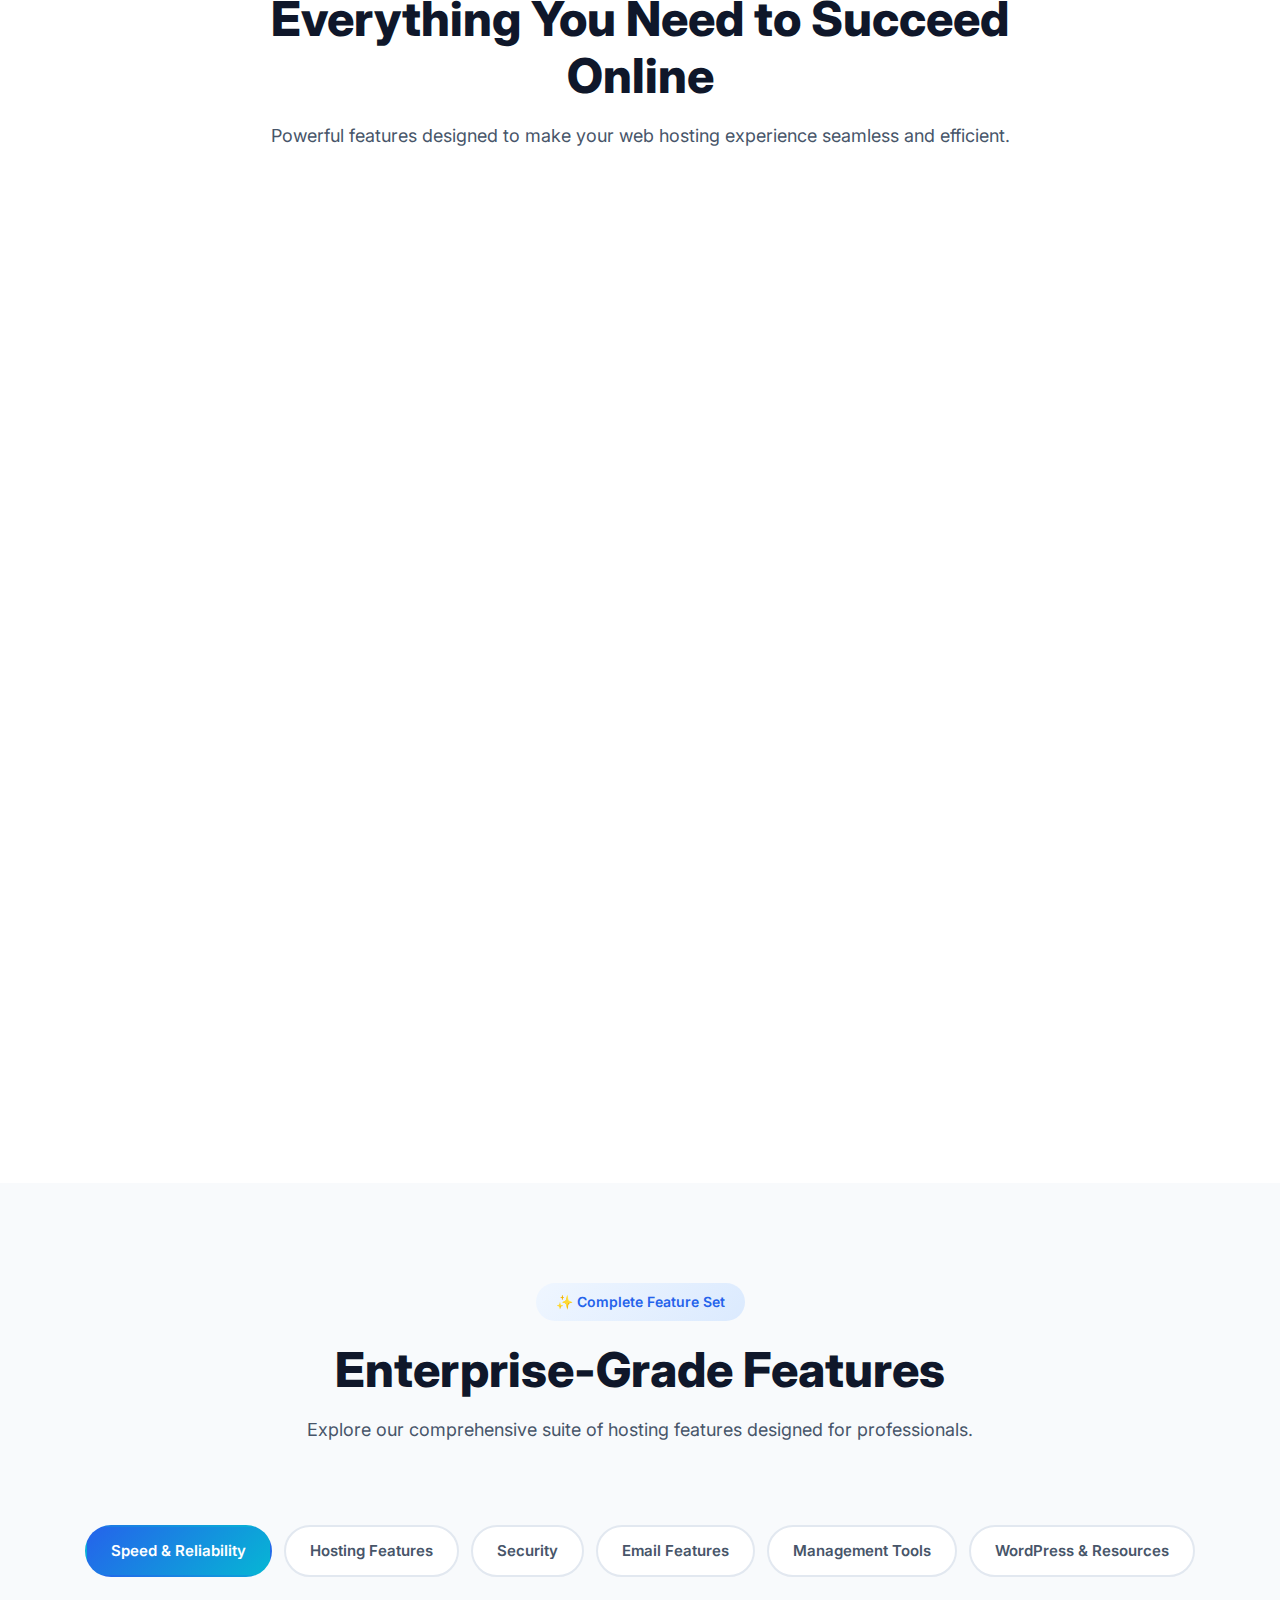
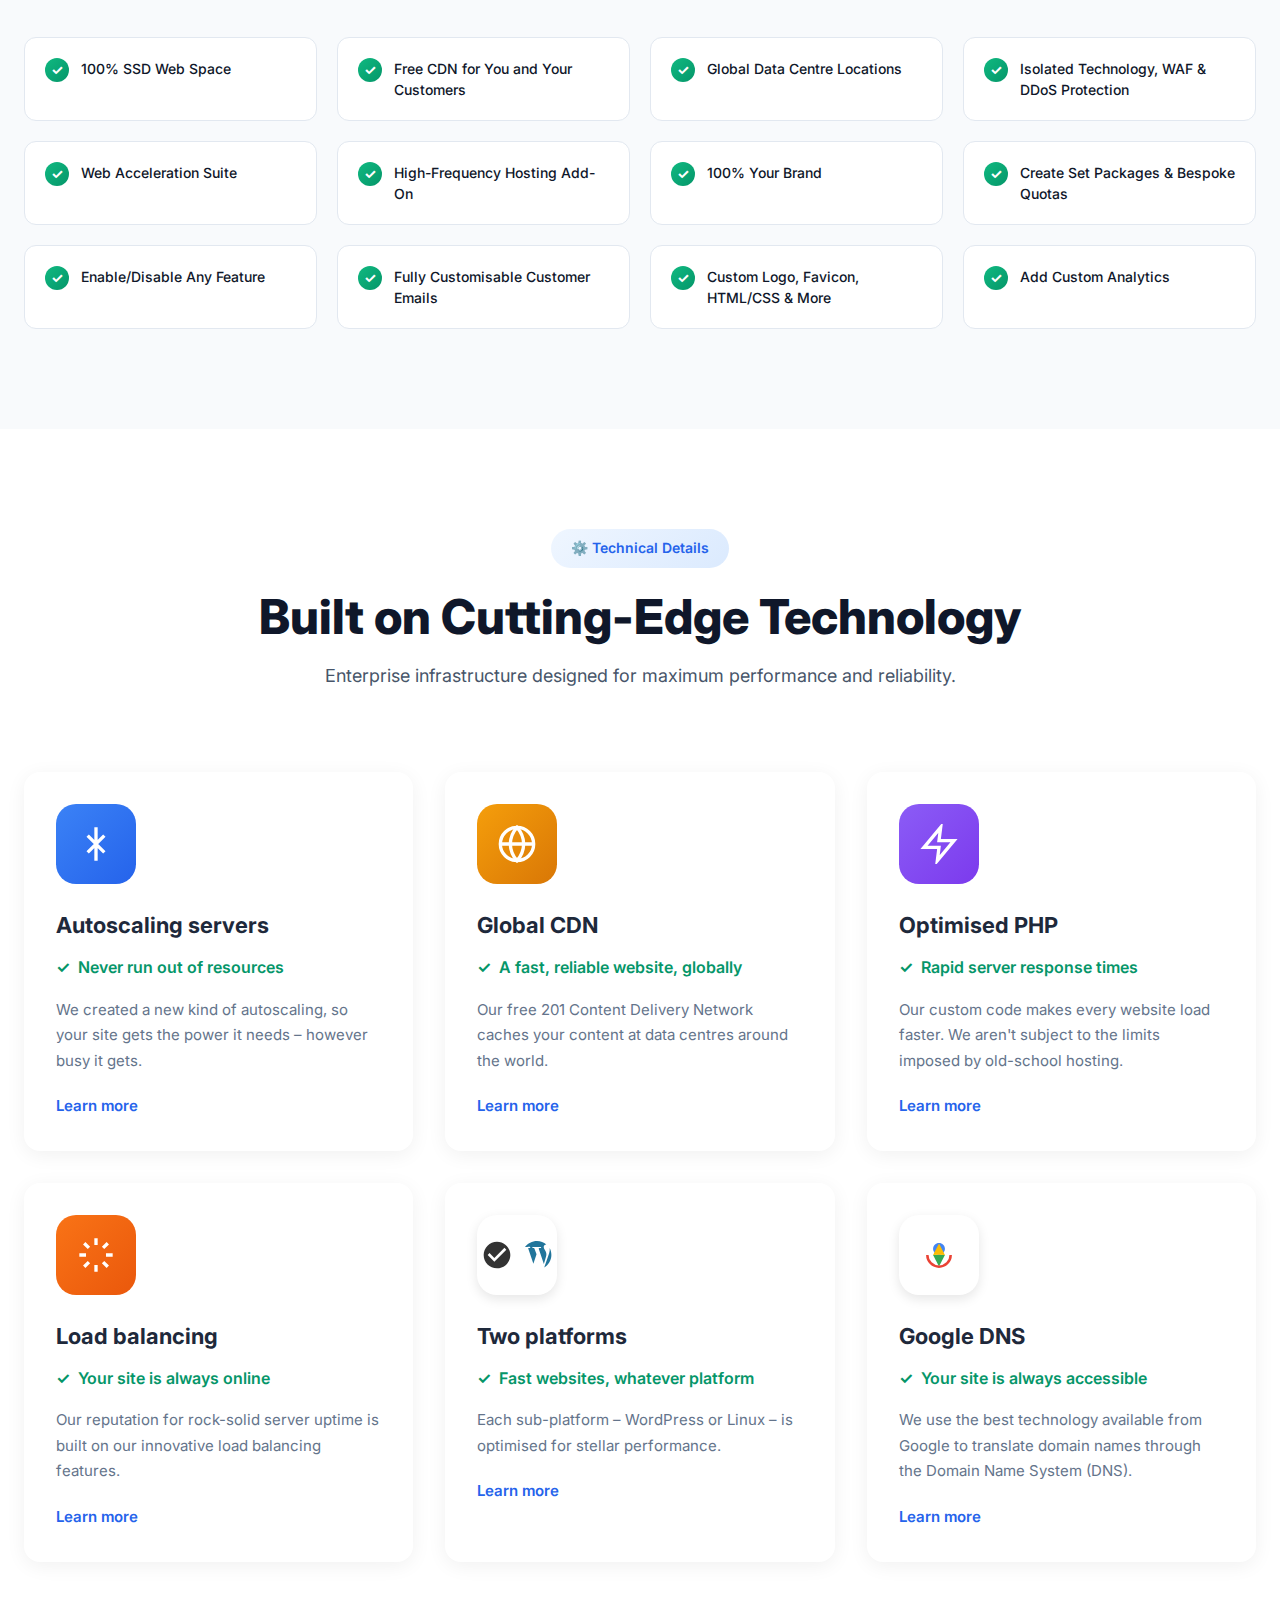
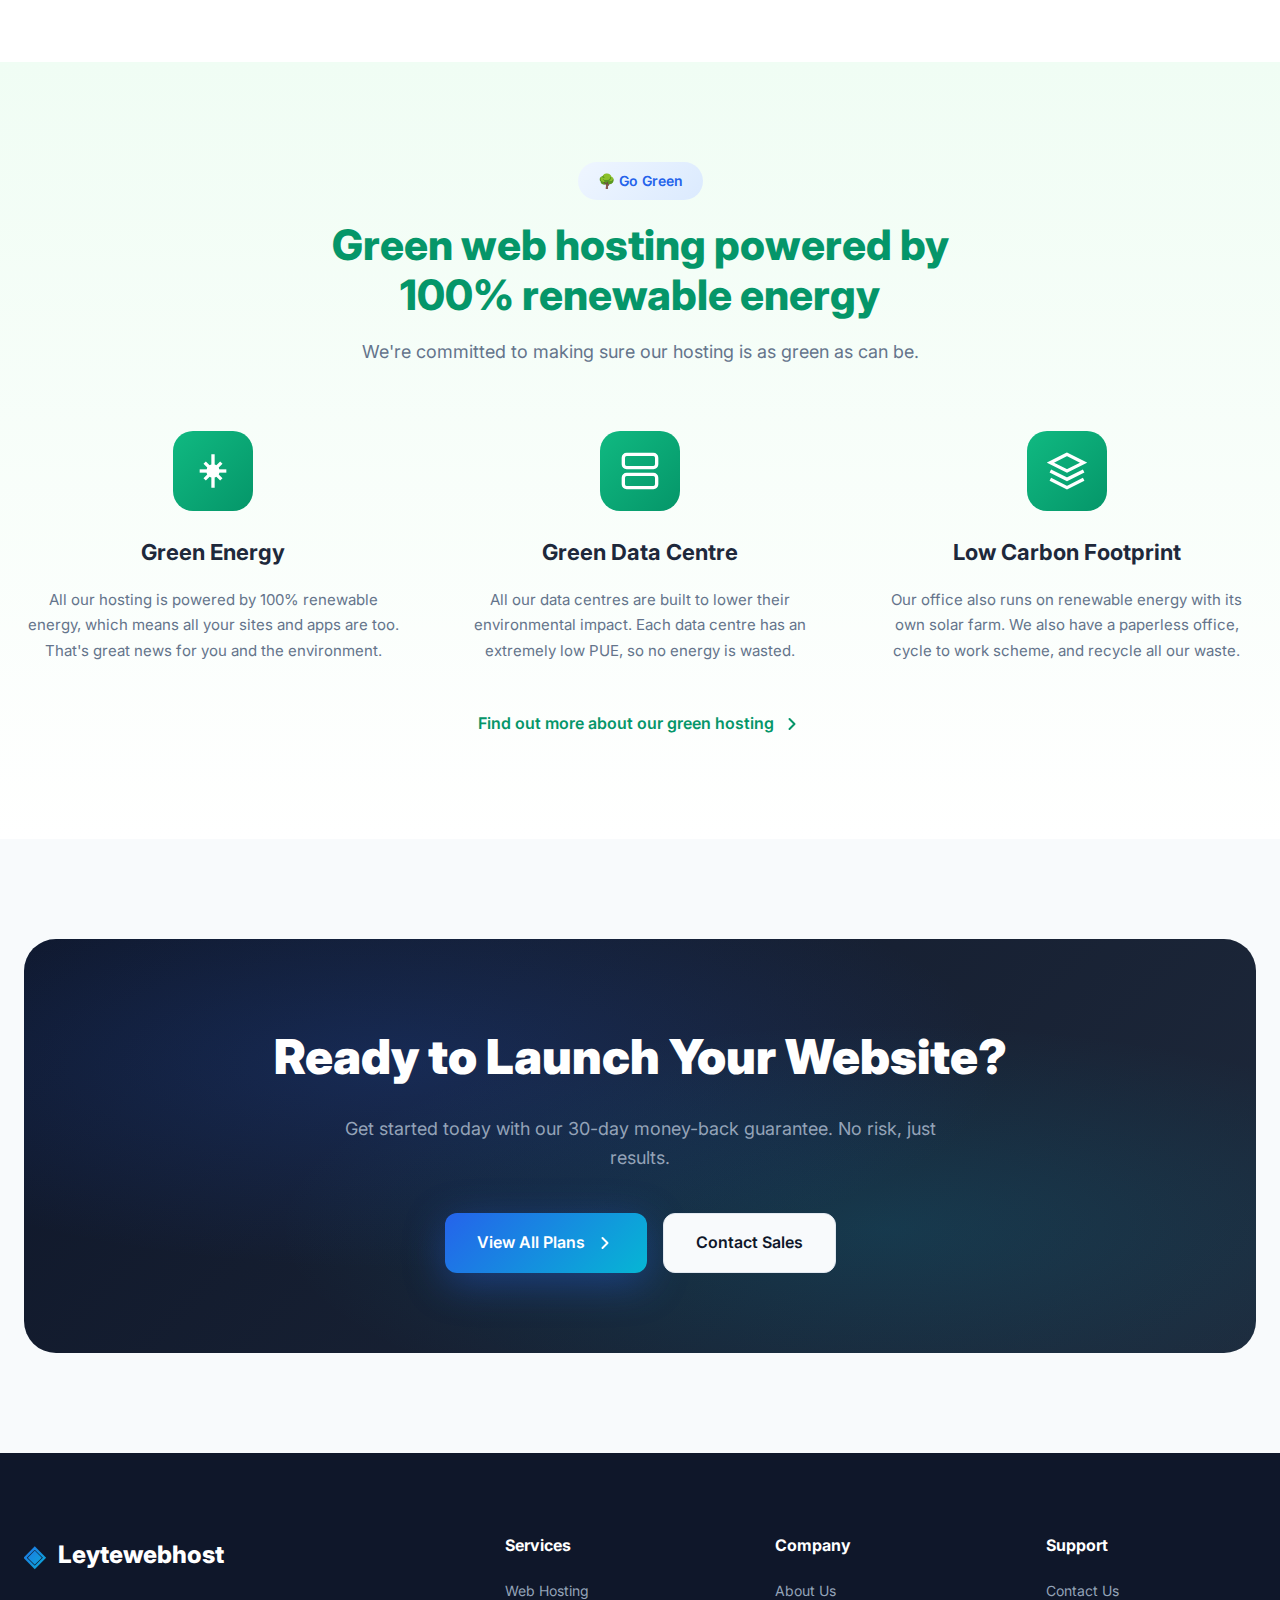
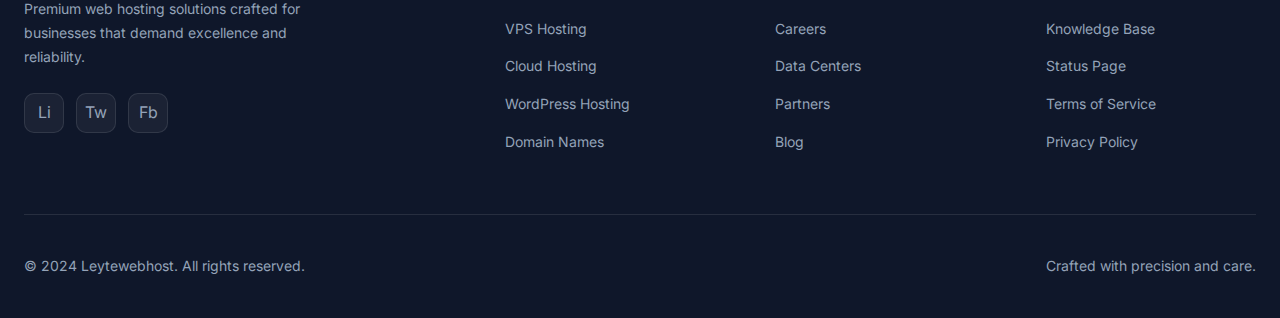
<file: webhost.html>
<!DOCTYPE html>
<html lang="en">
<head>
    <meta charset="UTF-8">
    <meta name="viewport" content="width=device-width, initial-scale=1.0">
    <title>Web Hosting - Leytewebhost | Fast, Secure & Reliable</title>
    <link rel="stylesheet" href="webhost-styles.css">
    <link href="https://fonts.googleapis.com/css2?family=Inter:wght@400;500;600;700;800;900&display=swap" rel="stylesheet">
    <style>

.feature-card::before {
    content: '' !important;
    position: absolute !important;
    top: 0 !important;
    left: 0 !important;
    right: 0 !important;
    height: 4px !important;
    background: var(--gradient-1) !important;
    transform: scaleX(0) !important;
    transition: transform 0.3s ease !important;
}

.feature-card:hover {
    transform: translateY(-8px) !important;
    box-shadow: 0 20px 40px rgba(0, 0, 0, 0.08) !important;
}

.feature-card:hover::before {
    transform: scaleX(1) !important;
}

/* Unique Features Grid Styles */
.unique-features-grid {
    display: grid;
    grid-template-columns: repeat(3, 1fr);
    gap: 32px;
    margin-top: 48px;
}

.unique-feature-card {
    background: white;
    border-radius: 16px;
    padding: 32px;
    box-shadow: 0 4px 20px rgba(0, 0, 0, 0.06);
    transition: all 0.3s ease;
}

.unique-feature-card:hover {
    transform: translateY(-8px);
    box-shadow: 0 12px 40px rgba(0, 0, 0, 0.12);
}

.unique-feature-title {
    font-size: 22px;
    font-weight: 700;
    color: #1e293b;
    margin-bottom: 12px;
}

.unique-feature-check {
    color: #059669;
    font-weight: 600;
    font-size: 16px;
    margin-bottom: 16px;
    display: flex;
    align-items: center;
    gap: 8px;
}

.unique-feature-check::before {
    content: '✓';
    font-weight: 700;
}

.unique-feature-description {
    color: #64748b;
    line-height: 1.7;
    font-size: 15px;
    margin-bottom: 20px;
}

.unique-feature-link {
    color: #2563eb;
    font-weight: 600;
    text-decoration: none;
    font-size: 15px;
    transition: color 0.2s ease;
}

.unique-feature-link:hover {
    color: #1d4ed8;
}

@media (max-width: 968px) {
    .unique-features-grid {
        grid-template-columns: repeat(2, 1fr);
    }
}

@media (max-width: 640px) {
    .unique-features-grid {
        grid-template-columns: 1fr;
    }
}

.logo-img {
    width: 0.5in;
    height: auto; /* keeps aspect ratio */
}

    </style>
</head>
<body>
    <!-- Navigation -->
    <nav class="navbar navbar-dark">
        <div class="container">
            <div class="nav-content">
                <a href="index.html" class="nav-logo">
                    <span class="logo-symbol">
                        <img src="images/leytewebhost_logo_white.png" alt="Leytewebhost Logo" style="width: 32px; height: auto; vertical-align: middle;">
                    </span>
                    <span>Leytewebhost</span>
                </a>
                <ul class="nav-menu" id="navMenu">
                    <li><a href="index.html" class="nav-link">Home</a></li>
                    <li><a href="services.html" class="nav-link">Services</a></li>
                    <li><a href="webhost.html" class="nav-link active">Webhosting</a></li>
                    <li><a href="pricing.html" class="nav-link">Pricing</a></li>
                    <li><a href="about.html" class="nav-link">About</a></li>
                    <li><a href="contact.html" class="nav-link">Contact</a></li>
                </ul>
                <div class="nav-actions">
                    <a href="#" class="nav-btn-login">Sign In</a>
                    <a href="#" class="nav-btn-primary">Get Started</a>
                </div>
                <div class="hamburger" id="hamburger">
                    <span></span>
                    <span></span>
                    <span></span>
                </div>
            </div>
        </div>
    </nav>

    <!-- Hero Section -->
    <section class="hosting-hero">
        <div class="floating-element"></div>
        <div class="floating-element"></div>
        <div class="floating-element"></div>
        
        <div class="container">
            <div class="hero-content-wrapper">
                <div class="hero-text">
                    <div class="hero-badge">
                        99.99% Uptime Guaranteed
                    </div>
                    <h1 class="hero-title">
                        Lightning-Fast <span class="highlight">Web Hosting</span> Built for Success
                    </h1>
                    <p class="hero-description">
                        Experience unmatched speed, reliability, and security with our premium hosting solutions. Built on cutting-edge infrastructure to power your digital presence.
                    </p>
                    <div class="hero-buttons">
                        <a href="#pricing" class="btn-hero-primary">
                            Get Started Today
                            <svg width="20" height="20" viewBox="0 0 20 20" fill="none" xmlns="http://www.w3.org/2000/svg">
                                <path d="M7.5 15L12.5 10L7.5 5" stroke="currentColor" stroke-width="2" stroke-linecap="round" stroke-linejoin="round"/>
                            </svg>
                        </a>
                        <a href="#features" class="btn-hero-secondary">
                            Explore Features
                        </a>
                    </div>
                </div>
                
                <div class="hero-visual">
                    <div class="hero-card card-1">
                        <div class="card-icon">⚡</div>
                        <div class="card-title">Lightning Speed</div>
                        <div class="card-subtitle">SSD Storage & CDN</div>
                        <div class="card-metric">
                            <span class="metric-value">2.1</span>
                            <span class="metric-label">sec load time</span>
                        </div>
                    </div>
                    <div class="hero-card card-2">
                        <div class="card-icon">🔒</div>
                        <div class="card-title">Secure Hosting</div>
                        <div class="card-subtitle">SSL & DDoS Protection</div>
                        <div class="card-metric">
                            <span class="metric-value">100</span>
                            <span class="metric-label">% Protected</span>
                        </div>
                    </div>
                    <div class="hero-card card-3">
                        <div class="card-icon">📈</div>
                        <div class="card-title">Always Available</div>
                        <div class="card-subtitle">Enterprise Infrastructure</div>
                        <div class="card-metric">
                            <span class="metric-value">99.99</span>
                            <span class="metric-label">% Uptime</span>
                        </div>
                    </div>
                </div>
            </div>
        </div>
    </section>

    <!-- Performance Stats -->
    <section class="stats-section">
        <div class="container">
            <div class="stats-grid">
                <div class="stat-card">
                    <div class="stat-value">15K+</div>
                    <div class="stat-label">Active Websites</div>
                    <div class="stat-description">Trusted by businesses worldwide</div>
                </div>
                <div class="stat-card">
                    <div class="stat-value">99.99%</div>
                    <div class="stat-label">Uptime Guarantee</div>
                    <div class="stat-description">Enterprise-grade reliability</div>
                </div>
                <div class="stat-card">
                    <div class="stat-value">24/7</div>
                    <div class="stat-label">Expert Support</div>
                    <div class="stat-description">Always here to help</div>
                </div>
                <div class="stat-card">
                    <div class="stat-value">50+</div>
                    <div class="stat-label">Global Data Centers</div>
                    <div class="stat-description">Worldwide coverage</div>
                </div>
            </div>
        </div>
    </section>

    <!-- Core Features Section -->
    <section id="features" class="features-section">
        <div class="container">
            <div class="section-header">
                <div class="section-badge">🚀 Core Features</div>
                <h2 class="section-title">Everything You Need to Succeed Online</h2>
                <p class="section-subtitle">Powerful features designed to make your web hosting experience seamless and efficient.</p>
            </div>
            
            <div class="features-grid">
                <div class="feature-card">
                    <div class="feature-icon">⚡</div>
                    <h3 class="feature-title">100% SSD Storage</h3>
                    <p class="feature-description">Experience blazing-fast performance with pure SSD web space for lightning-quick data access.</p>
                    <ul class="feature-list">
                        <li>5x faster than traditional HDDs</li>
                        <li>Enhanced reliability</li>
                        <li>Improved data security</li>
                    </ul>
                </div>

                <div class="feature-card">
                    <div class="feature-icon">🌐</div>
                    <h3 class="feature-title">Free CDN Included</h3>
                    <p class="feature-description">Deliver content faster to users worldwide with our integrated Content Delivery Network.</p>
                    <ul class="feature-list">
                        <li>Global edge locations</li>
                        <li>Automatic optimization</li>
                        <li>Enhanced security</li>
                    </ul>
                </div>

                <div class="feature-card">
                    <div class="feature-icon">🔒</div>
                    <h3 class="feature-title">Advanced Security</h3>
                    <p class="feature-description">Protect your site with WAF, DDoS protection, and isolated technology architecture.</p>
                    <ul class="feature-list">
                        <li>Web Application Firewall</li>
                        <li>DDoS mitigation</li>
                        <li>Daily malware scanning</li>
                    </ul>
                </div>

                <div class="feature-card">
                    <div class="feature-icon">🎨</div>
                    <h3 class="feature-title">White-Label Ready</h3>
                    <p class="feature-description">100% your brand with fully customizable control panels, logos, and customer communications.</p>
                    <ul class="feature-list">
                        <li>Custom branding options</li>
                        <li>Personalized emails</li>
                        <li>Your logo & colors</li>
                    </ul>
                </div>

                <div class="feature-card">
                    <div class="feature-icon">🛠️</div>
                    <h3 class="feature-title">Developer Friendly</h3>
                    <p class="feature-description">Support for PHP 5.3 to 8.4, Python, Ruby, Perl, and integrated Git version control.</p>
                    <ul class="feature-list">
                        <li>Multiple PHP versions</li>
                        <li>SSH access with 2FA</li>
                        <li>Git integration</li>
                    </ul>
                </div>

                <div class="feature-card">
                    <div class="feature-icon">📧</div>
                    <h3 class="feature-title">Professional Email</h3>
                    <p class="feature-description">Unlimited 10GB mailboxes with advanced spam protection and webmail access.</p>
                    <ul class="feature-list">
                        <li>Unlimited mailboxes</li>
                        <li>Antivirus & antispam</li>
                        <li>SSL/TLS encryption</li>
                    </ul>
                </div>
            </div>
        </div>
    </section>

    <!-- Comprehensive Features Section -->
    <section class="comprehensive-features">
        <div class="container">
            <div class="section-header">
                <div class="section-badge">✨ Complete Feature Set</div>
                <h2 class="section-title">Enterprise-Grade Features</h2>
                <p class="section-subtitle">Explore our comprehensive suite of hosting features designed for professionals.</p>
            </div>

            <div class="features-tabs">
                <div class="features-tab active" onclick="showFeatures('speed')">Speed & Reliability</div>
                <div class="features-tab" onclick="showFeatures('hosting')">Hosting Features</div>
                <div class="features-tab" onclick="showFeatures('security')">Security</div>
                <div class="features-tab" onclick="showFeatures('email')">Email Features</div>
                <div class="features-tab" onclick="showFeatures('management')">Management Tools</div>
                <div class="features-tab" onclick="showFeatures('wordpress')">WordPress & Resources</div>
            </div>

            <!-- Speed & Reliability -->
            <div class="features-content active" id="speed">
                <div class="features-grid-detailed">
                    <div class="feature-item">
                        <div class="feature-check-icon">✓</div>
                        <div class="feature-item-text">100% SSD Web Space</div>
                    </div>
                    <div class="feature-item">
                        <div class="feature-check-icon">✓</div>
                        <div class="feature-item-text">Free CDN for You and Your Customers</div>
                    </div>
                    <div class="feature-item">
                        <div class="feature-check-icon">✓</div>
                        <div class="feature-item-text">Global Data Centre Locations</div>
                    </div>
                    <div class="feature-item">
                        <div class="feature-check-icon">✓</div>
                        <div class="feature-item-text">Isolated Technology, WAF & DDoS Protection</div>
                    </div>
                    <div class="feature-item">
                        <div class="feature-check-icon">✓</div>
                        <div class="feature-item-text">Web Acceleration Suite</div>
                    </div>
                    <div class="feature-item">
                        <div class="feature-check-icon">✓</div>
                        <div class="feature-item-text">High-Frequency Hosting Add-On</div>
                    </div>
                    <div class="feature-item">
                        <div class="feature-check-icon">✓</div>
                        <div class="feature-item-text">100% Your Brand</div>
                    </div>
                    <div class="feature-item">
                        <div class="feature-check-icon">✓</div>
                        <div class="feature-item-text">Create Set Packages & Bespoke Quotas</div>
                    </div>
                    <div class="feature-item">
                        <div class="feature-check-icon">✓</div>
                        <div class="feature-item-text">Enable/Disable Any Feature</div>
                    </div>
                    <div class="feature-item">
                        <div class="feature-check-icon">✓</div>
                        <div class="feature-item-text">Fully Customisable Customer Emails</div>
                    </div>
                    <div class="feature-item">
                        <div class="feature-check-icon">✓</div>
                        <div class="feature-item-text">Custom Logo, Favicon, HTML/CSS & More</div>
                    </div>
                    <div class="feature-item">
                        <div class="feature-check-icon">✓</div>
                        <div class="feature-item-text">Add Custom Analytics</div>
                    </div>
                </div>
            </div>

            <!-- Hosting Features -->
            <div class="features-content" id="hosting">
                <div class="features-grid-detailed">
                    <div class="feature-item">
                        <div class="feature-check-icon">✓</div>
                        <div class="feature-item-text">Free Website Builder</div>
                    </div>
                    <div class="feature-item">
                        <div class="feature-check-icon">✓</div>
                        <div class="feature-item-text">PHP 5.3, 5.4, 5.5, 5.6, 7.0-7.4, 8.0-8.4</div>
                    </div>
                    <div class="feature-item">
                        <div class="feature-check-icon">✓</div>
                        <div class="feature-item-text">PHP-FPM Advanced Process Management</div>
                    </div>
                    <div class="feature-item">
                        <div class="feature-check-icon">✓</div>
                        <div class="feature-item-text">Dedicated Opcache Performance</div>
                    </div>
                    <div class="feature-item">
                        <div class="feature-check-icon">✓</div>
                        <div class="feature-item-text">Popular PHP Modules</div>
                    </div>
                    <div class="feature-item">
                        <div class="feature-check-icon">✓</div>
                        <div class="feature-item-text">PHP Ioncube Loader</div>
                    </div>
                    <div class="feature-item">
                        <div class="feature-check-icon">✓</div>
                        <div class="feature-item-text">Perl, Python 2 & 3 and Ruby</div>
                    </div>
                    <div class="feature-item">
                        <div class="feature-check-icon">✓</div>
                        <div class="feature-item-text">StackCP Customer Control Panel</div>
                    </div>
                    <div class="feature-item">
                        <div class="feature-check-icon">✓</div>
                        <div class="feature-item-text">Control Which Features Customers Access</div>
                    </div>
                    <div class="feature-item">
                        <div class="feature-check-icon">✓</div>
                        <div class="feature-item-text">Integrated Customer Help Desk</div>
                    </div>
                    <div class="feature-item">
                        <div class="feature-check-icon">✓</div>
                        <div class="feature-item-text">Two-Factor Authentication</div>
                    </div>
                    <div class="feature-item">
                        <div class="feature-check-icon">✓</div>
                        <div class="feature-item-text">70+ One-Click Installers</div>
                    </div>
                    <div class="feature-item">
                        <div class="feature-check-icon">✓</div>
                        <div class="feature-item-text">Website Bandwidth + Hit Reporting</div>
                    </div>
                    <div class="feature-item">
                        <div class="feature-check-icon">✓</div>
                        <div class="feature-item-text">Database Manager phpMyAdmin</div>
                    </div>
                    <div class="feature-item">
                        <div class="feature-check-icon">✓</div>
                        <div class="feature-item-text">Backup/Restore Websites and Databases</div>
                    </div>
                    <div class="feature-item">
                        <div class="feature-check-icon">✓</div>
                        <div class="feature-item-text">Website Password Manager</div>
                    </div>
                    <div class="feature-item">
                        <div class="feature-check-icon">✓</div>
                        <div class="feature-item-text">Online File Manager</div>
                    </div>
                    <div class="feature-item">
                        <div class="feature-check-icon">✓</div>
                        <div class="feature-item-text">Access/Error Logs</div>
                    </div>
                    <div class="feature-item">
                        <div class="feature-check-icon">✓</div>
                        <div class="feature-item-text">On-demand Malware Scanning</div>
                    </div>
                    <div class="feature-item">
                        <div class="feature-check-icon">✓</div>
                        <div class="feature-item-text">SSH Access with 2FA</div>
                    </div>
                    <div class="feature-item">
                        <div class="feature-check-icon">✓</div>
                        <div class="feature-item-text">Directory Indexing</div>
                    </div>
                    <div class="feature-item">
                        <div class="feature-check-icon">✓</div>
                        <div class="feature-item-text">Sitemap Generator</div>
                    </div>
                    <div class="feature-item">
                        <div class="feature-check-icon">✓</div>
                        <div class="feature-item-text">One-Click Gmail and Office 365 DNS Setup</div>
                    </div>
                    <div class="feature-item">
                        <div class="feature-check-icon">✓</div>
                        <div class="feature-item-text">Custom Errors</div>
                    </div>
                    <div class="feature-item">
                        <div class="feature-check-icon">✓</div>
                        <div class="feature-item-text">Integrated Git Version Control</div>
                    </div>
                    <div class="feature-item">
                        <div class="feature-check-icon">✓</div>
                        <div class="feature-item-text">Multi-Language Control Panel</div>
                    </div>
                    <div class="feature-item">
                        <div class="feature-check-icon">✓</div>
                        <div class="feature-item-text">Unlimited Free Migrations</div>
                    </div>

                    
                </div>
            </div>

            <!-- Security Features -->
            <div class="features-content" id="security">
                <div class="features-grid-detailed">
                    <div class="feature-item">
                        <div class="feature-check-icon">✓</div>
                        <div class="feature-item-text">Daily Malware Scanning</div>
                    </div>
                    <div class="feature-item">
                        <div class="feature-check-icon">✓</div>
                        <div class="feature-item-text">FTP Security Lock</div>
                    </div>
                    <div class="feature-item">
                        <div class="feature-check-icon">✓</div>
                        <div class="feature-item-text">Block Visitors by IP or Country</div>
                    </div>
                    <div class="feature-item">
                        <div class="feature-check-icon">✓</div>
                        <div class="feature-item-text">File Permissions Checker</div>
                    </div>
                    <div class="feature-item">
                        <div class="feature-check-icon">✓</div>
                        <div class="feature-item-text">Integrated Web Application Firewall</div>
                    </div>
                    <div class="feature-item">
                        <div class="feature-check-icon">✓</div>
                        <div class="feature-item-text">Two-Factor Authentication</div>
                    </div>
                    <div class="feature-item">
                        <div class="feature-check-icon">✓</div>
                        <div class="feature-item-text">Hotlink Protection</div>
                    </div>
                    <div class="feature-item">
                        <div class="feature-check-icon">✓</div>
                        <div class="feature-item-text">Brute-Force Login Protection</div>
                    </div>
                    <div class="feature-item">
                        <div class="feature-check-icon">✓</div>
                        <div class="feature-item-text">DDoS Protection</div>
                    </div>
                    <div class="feature-item">
                        <div class="feature-check-icon">✓</div>
                        <div class="feature-item-text">Isolated Technology Architecture</div>
                    </div>
                    <div class="feature-item">
                        <div class="feature-check-icon">✓</div>
                        <div class="feature-item-text">Automatic Malware Detection and Reports</div>
                    </div>
                    <div class="feature-item">
                        <div class="feature-check-icon">✓</div>
                        <div class="feature-item-text">SSL/TLS Encrypted Access</div>
                    </div>
                </div>
            </div>

            <!-- Email Features -->
            <div class="features-content" id="email">
                <div class="features-grid-detailed">
                    <div class="feature-item">
                        <div class="feature-check-icon">✓</div>
                        <div class="feature-item-text">Unlimited 10 GB Mailboxes</div>
                    </div>
                    <div class="feature-item">
                        <div class="feature-check-icon">✓</div>
                        <div class="feature-item-text">Unlimited Email Forwarders</div>
                    </div>
                    <div class="feature-item">
                        <div class="feature-check-icon">✓</div>
                        <div class="feature-item-text">Unlimited Autoresponders</div>
                    </div>
                    <div class="feature-item">
                        <div class="feature-check-icon">✓</div>
                        <div class="feature-item-text">Catch-All Address Support</div>
                    </div>
                    <div class="feature-item">
                        <div class="feature-check-icon">✓</div>
                        <div class="feature-item-text">Webmail Access</div>
                    </div>
                    <div class="feature-item">
                        <div class="feature-check-icon">✓</div>
                        <div class="feature-item-text">Antivirus & Antispam Protection</div>
                    </div>
                    <div class="feature-item">
                        <div class="feature-check-icon">✓</div>
                        <div class="feature-item-text">Allow List & Deny List Management</div>
                    </div>
                    <div class="feature-item">
                        <div class="feature-check-icon">✓</div>
                        <div class="feature-item-text">Mailbox Auto-Discover Support</div>
                    </div>
                    <div class="feature-item">
                        <div class="feature-check-icon">✓</div>
                        <div class="feature-item-text">Email Subaddressing</div>
                    </div>
                    <div class="feature-item">
                        <div class="feature-check-icon">✓</div>
                        <div class="feature-item-text">Automatic Email Migrations</div>
                    </div>
                    <div class="feature-item">
                        <div class="feature-check-icon">✓</div>
                        <div class="feature-item-text">SSL/TLS Encrypted Access</div>
                    </div>
                    <div class="feature-item">
                        <div class="feature-check-icon">✓</div>
                        <div class="feature-item-text">Integrated Email Campaign System</div>
                    </div>
                    <div class="feature-item">
                        <div class="feature-check-icon">✓</div>
                        <div class="feature-item-text">Bulk Mailbox Quota Management</div>
                    </div>
                    <div class="feature-item">
                        <div class="feature-check-icon">✓</div>
                        <div class="feature-item-text">Mailbox Usage Reports</div>
                    </div>
                </div>
            </div>

            <!-- Management Tools -->
            <div class="features-content" id="management">
                <div class="features-grid-detailed">
                    <div class="feature-item">
                        <div class="feature-check-icon">✓</div>
                        <div class="feature-item-text">Manage Websites in Real-Time</div>
                    </div>
                    <div class="feature-item">
                        <div class="feature-check-icon">✓</div>
                        <div class="feature-item-text">Management from Any Device</div>
                    </div>
                    <div class="feature-item">
                        <div class="feature-check-icon">✓</div>
                        <div class="feature-item-text">Reseller Hosting API</div>
                    </div>
                    <div class="feature-item">
                        <div class="feature-check-icon">✓</div>
                        <div class="feature-item-text">Easy PHP API Module</div>
                    </div>
                    <div class="feature-item">
                        <div class="feature-check-icon">✓</div>
                        <div class="feature-item-text">Custom Default Index Page</div>
                    </div>
                    <div class="feature-item">
                        <div class="feature-check-icon">✓</div>
                        <div class="feature-item-text">Custom Staging Domains</div>
                    </div>
                    <div class="feature-item">
                        <div class="feature-check-icon">✓</div>
                        <div class="feature-item-text">Generic System Status Page</div>
                    </div>
                    <div class="feature-item">
                        <div class="feature-check-icon">✓</div>
                        <div class="feature-item-text">Team Member/Employee Management</div>
                    </div>
                    <div class="feature-item">
                        <div class="feature-check-icon">✓</div>
                        <div class="feature-item-text">Master FTP Accounts</div>
                    </div>
                    <div class="feature-item">
                        <div class="feature-check-icon">✓</div>
                        <div class="feature-item-text">Integrated Customer Message Centre</div>
                    </div>
                    <div class="feature-item">
                        <div class="feature-check-icon">✓</div>
                        <div class="feature-item-text">Bulk PHP Version Manager</div>
                    </div>
                    <div class="feature-item">
                        <div class="feature-check-icon">✓</div>
                        <div class="feature-item-text">Multi-Site Plans</div>
                    </div>
                    <div class="feature-item">
                        <div class="feature-check-icon">✓</div>
                        <div class="feature-item-text">MySQL Database Reports</div>
                    </div>
                    <div class="feature-item">
                        <div class="feature-check-icon">✓</div>
                        <div class="feature-item-text">Disk Usage Reports</div>
                    </div>
                    <div class="feature-item">
                        <div class="feature-check-icon">✓</div>
                        <div class="feature-item-text">Bandwidth Reports</div>
                    </div>
                    <div class="feature-item">
                        <div class="feature-check-icon">✓</div>
                        <div class="feature-item-text">Hosting Control Panel</div>
                    </div>
                </div>
            </div>

            <!-- WordPress & Resources -->
            <div class="features-content" id="wordpress">
                <div class="features-grid-detailed">
                    <div class="feature-item">
                        <div class="feature-check-icon">✓</div>
                        <div class="feature-item-text">WordPress Staging</div>
                    </div>
                    <div class="feature-item">
                        <div class="feature-check-icon">✓</div>
                        <div class="feature-item-text">WordPress Cloning</div>
                    </div>
                    <div class="feature-item">
                        <div class="feature-check-icon">✓</div>
                        <div class="feature-item-text">WordPress Manager</div>
                    </div>
                    <div class="feature-item">
                        <div class="feature-check-icon">✓</div>
                        <div class="feature-item-text">Edge Cache Engine</div>
                    </div>
                    <div class="feature-item">
                        <div class="feature-check-icon">✓</div>
                        <div class="feature-item-text">WordPress Dev Tools incl. WP-CLI</div>
                    </div>
  
                 
                    <div class="feature-item">
                        <div class="feature-check-icon">✓</div>
                        <div class="feature-item-text">Product Guides and Data Sheets</div>
                    </div>
                   
                    <div class="feature-item">
                        <div class="feature-check-icon">✓</div>
                        <div class="feature-item-text">10% Off Managed Cloud Hosting</div>
                    </div>
                    <div class="feature-item">
                        <div class="feature-check-icon">✓</div>
                        <div class="feature-item-text">Up to 30% Off Domains</div>
                    </div>
                    <div class="feature-item">
                        <div class="feature-check-icon">✓</div>
                        <div class="feature-item-text">25% Off Managed VPS</div>
                    </div>
                    <div class="feature-item">
                        <div class="feature-check-icon">✓</div>
                        <div class="feature-item-text">25% Off VPS</div>
                    </div>
                    <div class="feature-item">
                        <div class="feature-check-icon">✓</div>
                        <div class="feature-item-text">30% Off SSL Certificates</div>
                    </div>

                </div>
            </div>
        </div>
    </section>

    <!-- Technical Specifications -->
    <section class="tech-specs-section">
        <div class="container">
            <div class="section-header">
                <div class="section-badge">⚙️ Technical Details</div>
                <h2 class="section-title">Built on Cutting-Edge Technology</h2>
                <p class="section-subtitle">Enterprise infrastructure designed for maximum performance and reliability.</p>
            </div>
            
           <div class="unique-features-grid">
                <!-- Row 1 -->
                <div class="unique-feature-card">
                    <div class="unique-feature-icon" style="background: linear-gradient(135deg, #3b82f6 0%, #2563eb 100%); width: 80px; height: 80px; border-radius: 20px; display: flex; align-items: center; justify-content: center; margin-bottom: 24px;">
                        <svg width="40" height="40" viewBox="0 0 24 24" fill="none" stroke="white" stroke-width="2">
                            <path d="M12 2v20M17 7l-5 5-5-5M7 17l5-5 5 5"/>
                        </svg>
                    </div>
                    <h3 class="unique-feature-title">Autoscaling servers</h3>
                    <div class="unique-feature-check">Never run out of resources</div>
                    <p class="unique-feature-description">We created a new kind of autoscaling, so your site gets the power it needs – however busy it gets.</p>
                    <a href="#" class="unique-feature-link">Learn more</a>
                </div>

                <div class="unique-feature-card">
                    <div class="unique-feature-icon" style="background: linear-gradient(135deg, #f59e0b 0%, #d97706 100%); width: 80px; height: 80px; border-radius: 20px; display: flex; align-items: center; justify-content: center; margin-bottom: 24px;">
                        <svg width="40" height="40" viewBox="0 0 24 24" fill="none" stroke="white" stroke-width="2">
                            <circle cx="12" cy="12" r="10"/>
                            <path d="M2 12h20M12 2a15.3 15.3 0 0 1 4 10 15.3 15.3 0 0 1-4 10 15.3 15.3 0 0 1-4-10 15.3 15.3 0 0 1 4-10z"/>
                        </svg>
                    </div>
                    <h3 class="unique-feature-title">Global CDN</h3>
                    <div class="unique-feature-check">A fast, reliable website, globally</div>
                    <p class="unique-feature-description">Our free 201 Content Delivery Network caches your content at data centres around the world.</p>
                    <a href="#" class="unique-feature-link">Learn more</a>
                </div>

                <div class="unique-feature-card">
                    <div class="unique-feature-icon" style="background: linear-gradient(135deg, #8b5cf6 0%, #7c3aed 100%); width: 80px; height: 80px; border-radius: 20px; display: flex; align-items: center; justify-content: center; margin-bottom: 24px;">
                        <svg width="40" height="40" viewBox="0 0 24 24" fill="none" stroke="white" stroke-width="2">
                            <path d="M13 2L3 14h9l-1 8 10-12h-9l1-8z"/>
                        </svg>
                    </div>
                    <h3 class="unique-feature-title">Optimised PHP</h3>
                    <div class="unique-feature-check">Rapid server response times</div>
                    <p class="unique-feature-description">Our custom code makes every website load faster. We aren't subject to the limits imposed by old-school hosting.</p>
                    <a href="#" class="unique-feature-link">Learn more</a>
                </div>

                <!-- Row 2 -->
                <div class="unique-feature-card">
                    <div class="unique-feature-icon" style="background: linear-gradient(135deg, #f97316 0%, #ea580c 100%); width: 80px; height: 80px; border-radius: 20px; display: flex; align-items: center; justify-content: center; margin-bottom: 24px;">
                        <svg width="40" height="40" viewBox="0 0 24 24" fill="none" stroke="white" stroke-width="2">
                            <path d="M12 2v4M12 18v4M4.93 4.93l2.83 2.83M16.24 16.24l2.83 2.83M2 12h4M18 12h4M4.93 19.07l2.83-2.83M16.24 7.76l2.83-2.83"/>
                        </svg>
                    </div>
                    <h3 class="unique-feature-title">Load balancing</h3>
                    <div class="unique-feature-check">Your site is always online</div>
                    <p class="unique-feature-description">Our reputation for rock-solid server uptime is built on our innovative load balancing features.</p>
                    <a href="#" class="unique-feature-link">Learn more</a>
                </div>

                <div class="unique-feature-card">
                    <div class="unique-feature-icon" style="background: #fff; width: 80px; height: 80px; border-radius: 20px; display: flex; align-items: center; justify-content: center; margin-bottom: 24px; gap: 8px; box-shadow: 0 4px 12px rgba(0,0,0,0.1);">
                        <svg width="32" height="32" viewBox="0 0 24 24" fill="#333">
                            <path d="M12 2C6.48 2 2 6.48 2 12s4.48 10 10 10 10-4.48 10-10S17.52 2 12 2zm-2 15l-5-5 1.41-1.41L10 14.17l7.59-7.59L19 8l-9 9z"/>
                        </svg>
                        <svg width="32" height="32" viewBox="0 0 24 24" fill="#21759b">
                            <path d="M21.469 6.825c.84 1.537 1.318 3.3 1.318 5.175 0 3.979-2.156 7.456-5.363 9.325l3.295-9.527c.615-1.54.82-2.771.82-3.864 0-.405-.026-.78-.07-1.11m-7.981.105c.647-.03 1.232-.105 1.232-.105.582-.075.514-.93-.067-.899 0 0-1.755.135-2.88.135-1.064 0-2.85-.15-2.85-.15-.585-.03-.661.855-.075.885 0 0 .54.061 1.125.09l1.68 4.605-2.37 7.08L5.354 6.9c.649-.03 1.234-.1 1.234-.1.585-.075.516-.93-.065-.896 0 0-1.746.138-2.874.138-.2 0-.438-.008-.69-.015C5.1 3.257 8.354 1.469 12 1.469c2.689 0 5.134.989 7.004 2.628-.045-.003-.09-.008-.135-.008-1.064 0-1.82.929-1.82 1.929 0 .896.519 1.659 1.074 2.556.42.73.91 1.66.91 3.01 0 .935-.355 2.029-.822 3.535l-1.075 3.59-3.9-11.61.001.014z"/>
                        </svg>
                    </div>
                    <h3 class="unique-feature-title">Two platforms</h3>
                    <div class="unique-feature-check">Fast websites, whatever platform</div>
                    <p class="unique-feature-description">Each sub-platform – WordPress or Linux – is optimised for stellar performance.</p>
                    <a href="#" class="unique-feature-link">Learn more</a>
                </div>

                <div class="unique-feature-card">
                    <div class="unique-feature-icon" style="background: #fff; width: 80px; height: 80px; border-radius: 20px; display: flex; align-items: center; justify-content: center; margin-bottom: 24px; box-shadow: 0 4px 12px rgba(0,0,0,0.1);">
                        <svg width="40" height="40" viewBox="0 0 48 48" fill="none">
                            <path d="M24 9.5c3.9 0 7.1 3.2 7.1 7.1s-3.2 7.1-7.1 7.1-7.1-3.2-7.1-7.1 3.2-7.1 7.1-7.1z" fill="#4285F4"/>
                            <path d="M31.1 24l-7.1 13.9L16.9 24z" fill="#34A853"/>
                            <path d="M24 23.7L16.9 24l7.1-13.9L31.1 24z" fill="#FBBC04"/>
                            <path d="M38 24c0 7.7-6.3 14-14 14s-14-6.3-14-14" fill="none" stroke="#EA4335" stroke-width="3"/>
                        </svg>
                    </div>
                    <h3 class="unique-feature-title">Google DNS</h3>
                    <div class="unique-feature-check">Your site is always accessible</div>
                    <p class="unique-feature-description">We use the best technology available from Google to translate domain names through the Domain Name System (DNS).</p>
                    <a href="#" class="unique-feature-link">Learn more</a>
                </div>
            </div>
        </div>
    </section>



    
    <!-- Green Hosting Section -->
    <section id="green-hosting" class="green-hosting-section" style="background: linear-gradient(180deg, #f0fdf4 0%, #ffffff 100%); padding: 100px 0;">
        
        <div class="container">
             <center><div class="section-badge">🌳 Go Green</div></center>
            <div class="section-header" style="text-align: center; margin-bottom: 64px;">
                <h2 class="section-title" style="font-size: 42px; font-weight: 800; color: #059669; margin-bottom: 16px;">
                    Green web hosting powered by<br>100% renewable energy
                </h2>
                <p class="section-subtitle" style="font-size: 18px; color: #64748b; max-width: 600px; margin: 0 auto;">
                    We're committed to making sure our hosting is as green as can be.
                </p>
            </div>
            
            <div class="green-features-grid" style="display: grid; grid-template-columns: repeat(3, 1fr); gap: 48px; margin-bottom: 48px;">
                <!-- Green Energy -->
                <div class="green-feature-card" style="text-align: center;">
                    <div class="green-icon" style="width: 80px; height: 80px; margin: 0 auto 24px; background: linear-gradient(135deg, #10b981 0%, #059669 100%); border-radius: 20px; display: flex; align-items: center; justify-content: center;">
                        <svg width="40" height="40" viewBox="0 0 24 24" fill="none" stroke="white" stroke-width="2">
                            <path d="M12 2v20M17 7l-5 5-5-5M7 17l5-5 5 5"/>
                            <path d="M4 12h16"/>
                            <circle cx="12" cy="12" r="3"/>
                        </svg>
                    </div>
                    <h3 style="font-size: 22px; font-weight: 700; color: #1e293b; margin-bottom: 16px;">Green Energy</h3>
                    <p style="color: #64748b; line-height: 1.7; font-size: 15px;">
                        All our hosting is powered by 100% renewable energy, which means all your sites and apps are too. That's great news for you and the environment.
                    </p>
                </div>

                <!-- Green Data Centre -->
                <div class="green-feature-card" style="text-align: center;">
                    <div class="green-icon" style="width: 80px; height: 80px; margin: 0 auto 24px; background: linear-gradient(135deg, #10b981 0%, #059669 100%); border-radius: 20px; display: flex; align-items: center; justify-content: center;">
                        <svg width="40" height="40" viewBox="0 0 24 24" fill="none" stroke="white" stroke-width="2">
                            <rect x="2" y="2" width="20" height="8" rx="2"/>
                            <rect x="2" y="14" width="20" height="8" rx="2"/>
                            <path d="M6 6h.01M6 18h.01"/>
                        </svg>
                    </div>
                    <h3 style="font-size: 22px; font-weight: 700; color: #1e293b; margin-bottom: 16px;">Green Data Centre</h3>
                    <p style="color: #64748b; line-height: 1.7; font-size: 15px;">
                        All our data centres are built to lower their environmental impact. Each data centre has an extremely low PUE, so no energy is wasted.
                    </p>
                </div>

                <!-- Low Carbon Footprint -->
                <div class="green-feature-card" style="text-align: center;">
                    <div class="green-icon" style="width: 80px; height: 80px; margin: 0 auto 24px; background: linear-gradient(135deg, #10b981 0%, #059669 100%); border-radius: 20px; display: flex; align-items: center; justify-content: center;">
                        <svg width="40" height="40" viewBox="0 0 24 24" fill="none" stroke="white" stroke-width="2">
                            <path d="M12 2L2 7l10 5 10-5-10-5z"/>
                            <path d="M2 17l10 5 10-5"/>
                            <path d="M2 12l10 5 10-5"/>
                        </svg>
                    </div>
                    <h3 style="font-size: 22px; font-weight: 700; color: #1e293b; margin-bottom: 16px;">Low Carbon Footprint</h3>
                    <p style="color: #64748b; line-height: 1.7; font-size: 15px;">
                        Our office also runs on renewable energy with its own solar farm. We also have a paperless office, cycle to work scheme, and recycle all our waste.
                    </p>
                </div>
            </div>

            <div style="text-align: center;">
                <a href="#" style="display: inline-flex; align-items: center; gap: 8px; color: #059669; font-weight: 600; font-size: 16px; text-decoration: none; border-bottom: 2px solid transparent; transition: border-color 0.2s ease;">
                    Find out more about our green hosting
                    <svg width="20" height="20" viewBox="0 0 20 20" fill="none">
                        <path d="M7.5 15L12.5 10L7.5 5" stroke="currentColor" stroke-width="2" stroke-linecap="round" stroke-linejoin="round"/>
                    </svg>
                </a>
            </div>
        </div>
    </section>

    <!-- CTA Section -->
    <section class="cta-section">
        <div class="container">
            <div class="cta-box">
                <h2 class="cta-title">Ready to Launch Your Website?</h2>
                <p class="cta-text">Get started today with our 30-day money-back guarantee. No risk, just results.</p>
                <div class="cta-buttons">
                    <a href="pricing.html" class="btn-hero-primary" style="box-shadow: 0 10px 40px rgba(37, 99, 235, 0.4);">
                        View All Plans
                        <svg width="20" height="20" viewBox="0 0 20 20" fill="none" xmlns="http://www.w3.org/2000/svg">
                            <path d="M7.5 15L12.5 10L7.5 5" stroke="currentColor" stroke-width="2" stroke-linecap="round" stroke-linejoin="round"/>
                        </svg>
                    </a>
                    <a href="contact.html" class="btn-hero-secondary" style="background: var(--background-secondary); color: var(--text-primary); border: 1px solid var(--border);">
                        Contact Sales
                    </a>
                </div>
            </div>
        </div>
    </section>

    <!-- Footer -->
    <footer class="footer">
        <div class="container">
            <div class="footer-content">
                <div class="footer-brand">
                    <div class="footer-logo">
                        <span class="footer-logo-symbol">◈</span>
                        <span>Leytewebhost</span>
                    </div>
                    <p class="footer-description">Premium web hosting solutions crafted for businesses that demand excellence and reliability.</p>
                    <div class="footer-social">
                        <a href="#" class="social-link">Li</a>
                        <a href="#" class="social-link">Tw</a>
                        <a href="#" class="social-link">Fb</a>
                    </div>
                </div>
                <div>
                    <h4 class="footer-title">Services</h4>
                    <ul class="footer-links">
                        <li><a href="services.html">Web Hosting</a></li>
                        <li><a href="services.html">VPS Hosting</a></li>
                        <li><a href="services.html">Cloud Hosting</a></li>
                        <li><a href="services.html">WordPress Hosting</a></li>
                        <li><a href="services.html">Domain Names</a></li>
                    </ul>
                </div>
                <div>
                    <h4 class="footer-title">Company</h4>
                    <ul class="footer-links">
                        <li><a href="about.html">About Us</a></li>
                        <li><a href="#">Careers</a></li>
                        <li><a href="#">Data Centers</a></li>
                        <li><a href="#">Partners</a></li>
                        <li><a href="#">Blog</a></li>
                    </ul>
                </div>
                <div>
                    <h4 class="footer-title">Support</h4>
                    <ul class="footer-links">
                        <li><a href="contact.html">Contact Us</a></li>
                        <li><a href="#">Knowledge Base</a></li>
                        <li><a href="#">Status Page</a></li>
                        <li><a href="#">Terms of Service</a></li>
                        <li><a href="#">Privacy Policy</a></li>
                    </ul>
                </div>
            </div>
            <div class="footer-bottom">
                <p>&copy; 2024 Leytewebhost. All rights reserved.</p>
                <p>Crafted with precision and care.</p>
            </div>
        </div>
    </footer>

    <script src="script.js"></script>
    <script>
        // Tab switching functionality for features section
        function showFeatures(category) {
            // Hide all content
            document.querySelectorAll('.features-content').forEach(content => {
                content.classList.remove('active');
            });
            
            // Remove active class from all tabs
            document.querySelectorAll('.features-tab').forEach(tab => {
                tab.classList.remove('active');
            });
            
            // Show selected content
            document.getElementById(category).classList.add('active');
            
            // Add active class to clicked tab
            event.target.classList.add('active');
        }
    </script>
</body>
</html>
</file>
<file: styles.css>
:root {
    /* Modern Professional Color Palette */
    --primary: #2563eb;
    --primary-light: #3b82f6;
    --primary-dark: #1e40af;
    --accent: #0ea5e9;
    --success: #10b981;
    --text-primary: #0f172a;
    --text-secondary: #475569;
    --text-muted: #94a3b8;
    --background: #ffffff;
    --background-secondary: #f8fafc;
    --background-tertiary: #f1f5f9;
    --border: #e2e8f0;
    --border-light: #f1f5f9;
    --shadow-sm: 0 1px 2px 0 rgb(0 0 0 / 0.05);
    --shadow: 0 4px 6px -1px rgb(0 0 0 / 0.1);
    --shadow-lg: 0 10px 15px -3px rgb(0 0 0 / 0.1);
    --shadow-xl: 0 20px 25px -5px rgb(0 0 0 / 0.1);
}

* {
    margin: 0;
    padding: 0;
    box-sizing: border-box;
}

body {
    font-family: -apple-system, BlinkMacSystemFont, 'Segoe UI', Roboto, 'Helvetica Neue', Arial, sans-serif;
    background-color: var(--background);
    color: var(--text-primary);
    line-height: 1.6;
    overflow-x: hidden;
    -webkit-font-smoothing: antialiased;
    -moz-osx-font-smoothing: grayscale;
}

.container {
    max-width: 1280px;
    margin: 0 auto;
    padding: 0 24px;
}

/* Navigation */
.navbar {
    position: fixed;
    top: 0;
    left: 0;
    right: 0;
    z-index: 1000;
    background: rgba(255, 255, 255, 0.95);
    backdrop-filter: blur(10px);
    border-bottom: 1px solid var(--border);
    transition: all 0.3s ease;
}
.nav-content {
    display: flex;
    align-items: center;
    justify-content: space-between;
    padding: 16px 0;
}

.nav-logo {
    display: flex;
    align-items: center;
    gap: 10px;
    text-decoration: none;
    font-size: 24px;
    font-weight: 800;
    color: var(--text-primary);
    transition: transform 0.3s ease;
}
.nav-container {
    display: flex;
    justify-content: space-between;
    align-items: center;
    padding: 24px 24px;
    max-width: 1280px;
    margin: 0 auto;
}

.logo {
    display: flex;
    align-items: center;
    gap: 8px;
    font-size: 20px;
    font-weight: 700;
    color: var(--text-primary);
    text-decoration: none;
    letter-spacing: -0.02em;
    width: 1in;
}

.logo-symbol img {
    color: var(--primary);
    font-size: 1px;
    width: 0.5in;       /* <-- EXACT 0.5 inch width */
    height: auto;     /* <-- keep aspect ratio */
}

.logo-text {
    letter-spacing: -0.02em;
}

.nav-menu {
    display: flex;
    list-style: none;
    gap: 32px;
}

.nav-menu a {
    color: var(--text-secondary);
    text-decoration: none;
    font-size: 14px;
    font-weight: 500;
    transition: color 0.2s ease;
    position: relative;
}

.nav-menu a::after {
    content: '';
    position: absolute;
    bottom: -20px;
    left: 0;
    width: 0;
    height: 2px;
    background: var(--primary);
    transition: width 0.2s ease;
}

.nav-menu a:hover,
.nav-menu a.active {
    color: var(--primary);
}

.nav-menu a:hover::after,
.nav-menu a.active::after {
    width: 100%;
}

.nav-actions {
    display: flex;
    gap: 16px;
    align-items: center;
}

.btn-login {
    color: var(--text-primary);
    text-decoration: none;
    font-size: 14px;
    font-weight: 500;
    transition: color 0.2s ease;
}

.btn-login:hover {
    color: var(--primary);
}

.btn-primary {
    background: var(--primary);
    color: #ffffff;
    padding: 10px 20px;
    border-radius: 6px;
    text-decoration: none;
    font-size: 14px;
    font-weight: 600;
    transition: all 0.2s ease;
    border: none;
    cursor: pointer;
    display: inline-block;
}

.btn-primary:hover {
    background: var(--primary-dark);
    transform: translateY(-1px);
    box-shadow: var(--shadow);
}

.btn-secondary {
    background: transparent;
    color: var(--primary);
    padding: 10px 20px;
    border-radius: 6px;
    text-decoration: none;
    font-size: 14px;
    font-weight: 600;
    border: 1px solid var(--primary);
    transition: all 0.2s ease;
    display: inline-block;
}

.btn-secondary:hover {
    background: var(--primary);
    color: #ffffff;
}

.btn-large {
    padding: 14px 28px;
    font-size: 15px;
}

.hamburger {
    display: none;
    flex-direction: column;
    gap: 4px;
    cursor: pointer;
}

.hamburger span {
    width: 24px;
    height: 2px;
    background: var(--text-primary);
    transition: all 0.3s ease;
    border-radius: 2px;
}

/* Dark Navigation Theme (for non-homepage pages) */
/* Uses same structure as homepage navbar, with dark theme colors */
.navbar.navbar-dark {
    background: rgba(15, 23, 42, 0.9);
    border-bottom: 1px solid rgba(255, 255, 255, 0.1);
}

.navbar.navbar-dark .logo {
    color: #ffffff;
}

.navbar.navbar-dark .nav-menu a {
    color: #94a3b8;
}

.navbar.navbar-dark .nav-menu a:hover,
.navbar.navbar-dark .nav-menu a.active {
    color: #06b6d4;
}

.navbar.navbar-dark .nav-menu a::after {
    background: #06b6d4;
}

.navbar.navbar-dark .btn-login {
    color: #94a3b8;
}

.navbar.navbar-dark .btn-login:hover {
    color: #06b6d4;
}

.navbar.navbar-dark .btn-primary {
    background: linear-gradient(135deg, #2563eb 0%, #06b6d4 100%);
}

.navbar.navbar-dark .btn-primary:hover {
    background: linear-gradient(135deg, #1d4ed8 0%, #0891b2 100%);
    box-shadow: 0 10px 30px rgba(6, 182, 212, 0.3);
}

.navbar.navbar-dark .hamburger span {
    background: #ffffff;
}

/* Hero Section */
.hero {
    min-height: 95vh;
    display: flex;
    align-items: center;
    position: relative;
    padding: 140px 0 100px;
    background: linear-gradient(135deg, #f8fafc 0%, #e0f2fe 50%, #f8fafc 100%);
}

.hero-background {
    position: absolute;
    top: 0;
    left: 0;
    right: 0;
    bottom: 0;
    overflow: hidden;
    opacity: 0.6;
}

.gradient-orb {
    position: absolute;
    border-radius: 50%;
    filter: blur(100px);
    opacity: 0.4;
}

.orb-1 {
    width: 600px;
    height: 600px;
    background: radial-gradient(circle, #3b82f6 0%, transparent 70%);
    top: -200px;
    right: -100px;
}

.orb-2 {
    width: 500px;
    height: 500px;
    background: radial-gradient(circle, #0ea5e9 0%, transparent 70%);
    bottom: -150px;
    left: -100px;
}

.hero-pattern {
    position: absolute;
    top: 0;
    left: 0;
    right: 0;
    bottom: 0;
    background-image: radial-gradient(circle, #cbd5e1 1px, transparent 1px);
    background-size: 30px 30px;
    opacity: 0.3;
}

.hero-container {
    position: relative;
    z-index: 1;
}

.hero-content {
    max-width: 900px;
    margin: 0 auto;
    text-align: center;
}

.hero-badge {
    display: inline-flex;
    align-items: center;
    gap: 8px;
    background: rgba(37, 99, 235, 0.1);
    border: 1px solid rgba(37, 99, 235, 0.2);
    border-radius: 50px;
    padding: 8px 20px;
    margin-bottom: 32px;
    color: var(--primary);
    font-size: 14px;
    font-weight: 600;
    animation: fadeInUp 0.6s ease-out;
}

.hero-badge svg {
    width: 16px;
    height: 16px;
}

@keyframes fadeInUp {
    from {
        opacity: 0;
        transform: translateY(20px);
    }
    to {
        opacity: 1;
        transform: translateY(0);
    }
}

.hero-title {
    font-size: 72px;
    font-weight: 900;
    line-height: 1.1;
    margin-bottom: 28px;
    letter-spacing: -0.04em;
    color: var(--text-primary);
    animation: fadeInUp 0.6s ease-out 0.1s backwards;
}

.title-gradient {
    background: linear-gradient(135deg, #2563eb 0%, #0ea5e9 100%);
    -webkit-background-clip: text;
    -webkit-text-fill-color: transparent;
    background-clip: text;
    display: inline-block;
}

.title-highlight {
    color: var(--text-primary);
    position: relative;
}

.hero-subtitle {
    font-size: 21px;
    color: var(--text-secondary);
    margin-bottom: 40px;
    max-width: 700px;
    margin-left: auto;
    margin-right: auto;
    line-height: 1.7;
    animation: fadeInUp 0.6s ease-out 0.2s backwards;
}

.hero-buttons {
    display: flex;
    gap: 16px;
    margin-bottom: 64px;
    justify-content: center;
    flex-wrap: wrap;
    animation: fadeInUp 0.6s ease-out 0.3s backwards;
}

.btn-primary svg,
.btn-secondary svg {
    margin-left: 8px;
    transition: transform 0.2s ease;
}

.btn-primary:hover svg {
    transform: translateX(4px);
}

.hero-stats-new {
    display: grid;
    grid-template-columns: repeat(3, 1fr);
    gap: 32px;
    max-width: 800px;
    margin: 0 auto 48px;
    animation: fadeInUp 0.6s ease-out 0.4s backwards;
}

.stat-new {
    display: flex;
    align-items: center;
    gap: 16px;
    padding: 24px;
    background: rgba(255, 255, 255, 0.8);
    border: 1px solid rgba(37, 99, 235, 0.1);
    border-radius: 16px;
    transition: all 0.3s ease;
    backdrop-filter: blur(10px);
}

.stat-new:hover {
    transform: translateY(-4px);
    box-shadow: 0 12px 24px -10px rgba(37, 99, 235, 0.2);
    border-color: var(--primary);
}

.stat-icon {
    width: 48px;
    height: 48px;
    background: linear-gradient(135deg, #2563eb 0%, #0ea5e9 100%);
    border-radius: 12px;
    display: flex;
    align-items: center;
    justify-content: center;
    color: white;
    flex-shrink: 0;
}

.stat-icon svg {
    width: 24px;
    height: 24px;
}

.stat-content {
    text-align: left;
    flex: 1;
}

.stat-number-new {
    font-size: 28px;
    font-weight: 800;
    color: var(--primary);
    line-height: 1;
    margin-bottom: 4px;
    letter-spacing: -0.02em;
}

.stat-label-new {
    font-size: 13px;
    color: var(--text-secondary);
    font-weight: 500;
}

.hero-trust {
    animation: fadeInUp 0.6s ease-out 0.5s backwards;
}

.trust-text {
    font-size: 13px;
    color: var(--text-muted);
    text-transform: uppercase;
    letter-spacing: 1px;
    font-weight: 600;
    margin-bottom: 16px;
}

.trust-logos {
    display: flex;
    justify-content: center;
    align-items: center;
    gap: 32px;
    flex-wrap: wrap;
}

.trust-logo {
    padding: 12px 24px;
    background: rgba(255, 255, 255, 0.6);
    border: 1px solid var(--border-light);
    border-radius: 8px;
    color: var(--text-muted);
    font-size: 14px;
    font-weight: 600;
    opacity: 0.7;
    transition: opacity 0.2s ease;
}

.trust-logo:hover {
    opacity: 1;
}

/* Old stat styles - keeping for backward compatibility */
.hero-stats {
    display: flex;
    gap: 64px;
    flex-wrap: wrap;
}

.stat {
    text-align: left;
}

.stat-number {
    font-size: 40px;
    font-weight: 800;
    color: var(--primary);
    line-height: 1;
    margin-bottom: 8px;
    letter-spacing: -0.02em;
}

.stat-label {
    font-size: 14px;
    color: var(--text-secondary);
    font-weight: 500;
}

/* Domain Search Section */
.domain-search {
    background: linear-gradient(135deg, #2563eb 0%, #1e40af 100%);
    padding: 64px 0;
    position: relative;
    overflow: hidden;
}

.domain-search::before {
    content: '';
    position: absolute;
    top: -50%;
    right: -10%;
    width: 500px;
    height: 500px;
    background: radial-gradient(circle, rgba(255, 255, 255, 0.1) 0%, transparent 70%);
    border-radius: 50%;
}

.domain-search::after {
    content: '';
    position: absolute;
    bottom: -30%;
    left: -5%;
    width: 400px;
    height: 400px;
    background: radial-gradient(circle, rgba(255, 255, 255, 0.08) 0%, transparent 70%);
    border-radius: 50%;
}

.domain-search .container {
    position: relative;
    z-index: 1;
}

.domain-title {
    text-align: center;
    font-size: 40px;
    font-weight: 800;
    color: #ffffff;
    margin-bottom: 32px;
    letter-spacing: -0.02em;
}

.domain-search-box {
    max-width: 800px;
    margin: 0 auto 24px;
}

.domain-input-wrapper {
    display: flex;
    align-items: center;
    background: #ffffff;
    border-radius: 12px;
    padding: 8px 8px 8px 24px;
    box-shadow: 0 20px 25px -5px rgb(0 0 0 / 0.1), 0 8px 10px -6px rgb(0 0 0 / 0.1);
    transition: all 0.3s ease;
}

.domain-input-wrapper:focus-within {
    box-shadow: 0 20px 25px -5px rgb(0 0 0 / 0.2), 0 8px 10px -6px rgb(0 0 0 / 0.15);
    transform: translateY(-2px);
}

.domain-prefix {
    font-size: 18px;
    color: var(--text-secondary);
    font-weight: 500;
    margin-right: 8px;
    flex-shrink: 0;
}

.domain-input {
    flex: 1;
    border: none;
    outline: none;
    font-size: 18px;
    color: var(--text-primary);
    background: transparent;
    padding: 12px 16px;
}

.domain-input::placeholder {
    color: var(--text-muted);
}

.domain-search-btn {
    background: var(--primary);
    color: #ffffff;
    border: none;
    border-radius: 8px;
    padding: 14px 20px;
    cursor: pointer;
    display: flex;
    align-items: center;
    justify-content: center;
    transition: all 0.2s ease;
    flex-shrink: 0;
}

.domain-search-btn:hover {
    background: var(--primary-dark);
    transform: scale(1.05);
}

.domain-features {
    display: flex;
    justify-content: center;
    gap: 48px;
    margin-bottom: 16px;
    flex-wrap: wrap;
}

.domain-feature {
    display: flex;
    align-items: center;
    gap: 8px;
    color: #ffffff;
    font-size: 15px;
    font-weight: 500;
}

.domain-feature svg {
    flex-shrink: 0;
}

.domain-note {
    text-align: center;
    color: rgba(255, 255, 255, 0.9);
    font-size: 15px;
}

.domain-note a {
    color: #ffffff;
    text-decoration: underline;
    font-weight: 600;
    transition: opacity 0.2s ease;
}

.domain-note a:hover {
    opacity: 0.8;
}

/* Features Section */
.features {
    padding: 96px 0;
    background: var(--background);
}

.section-header {
    text-align: center;
    margin-bottom: 64px;
}

.section-title {
    font-size: 40px;
    font-weight: 800;
    margin-bottom: 16px;
    letter-spacing: -0.02em;
    color: var(--text-primary);
}

.section-subtitle {
    font-size: 18px;
    color: var(--text-secondary);
    max-width: 600px;
    margin: 0 auto;
    line-height: 1.6;
}

.features-grid {
    display: grid;
    grid-template-columns: repeat(auto-fit, minmax(340px, 1fr));
    gap: 24px;
}

.feature-card {
    background: var(--background);
    border: 1px solid var(--border);
    border-radius: 12px;
    padding: 32px;
    transition: all 0.2s ease;
}

.feature-card:hover {
    border-color: var(--primary);
    box-shadow: var(--shadow-lg);
    transform: translateY(-2px);
}

.feature-icon {
    font-size: 32px;
    margin-bottom: 20px;
    display: inline-block;
}

.feature-title {
    font-size: 20px;
    font-weight: 700;
    margin-bottom: 12px;
    color: var(--text-primary);
}

.feature-description {
    color: var(--text-secondary);
    font-size: 15px;
    line-height: 1.6;
}

/* Technology Section */
.technology {
    padding: 96px 0;
    background: var(--background-secondary);
}

.tech-content {
    display: grid;
    grid-template-columns: 1fr 1fr;
    gap: 64px;
    align-items: center;
}

.tech-text {
    max-width: 600px;
}

.tech-description {
    font-size: 17px;
    color: var(--text-secondary);
    margin-bottom: 32px;
    line-height: 1.7;
}

.tech-list {
    list-style: none;
    margin-bottom: 32px;
}

.tech-list li {
    display: flex;
    gap: 16px;
    margin-bottom: 24px;
    align-items: flex-start;
}

.tech-icon {
    color: var(--primary);
    font-size: 20px;
    flex-shrink: 0;
    margin-top: 2px;
}

.tech-list strong {
    font-size: 18px;
    display: block;
    margin-bottom: 4px;
    font-weight: 700;
    color: var(--text-primary);
}

.tech-list p {
    color: var(--text-secondary);
    font-size: 15px;
    line-height: 1.6;
}

.tech-visual {
    perspective: 1000px;
}

.tech-diagram {
    position: relative;
    height: 500px;
    display: flex;
    flex-direction: column;
    justify-content: center;
    gap: 16px;
}

.diagram-layer {
    background: var(--background);
    border: 1px solid var(--border);
    border-radius: 8px;
    padding: 24px;
    text-align: center;
    font-size: 16px;
    font-weight: 600;
    transition: all 0.2s ease;
    color: var(--text-primary);
}

.diagram-layer:hover {
    border-color: var(--primary);
    transform: translateX(8px);
    box-shadow: var(--shadow);
}

/* Testimonials Section */
.testimonials {
    padding: 96px 0;
    background: var(--background);
}

.testimonials-grid {
    display: grid;
    grid-template-columns: repeat(auto-fit, minmax(340px, 1fr));
    gap: 24px;
}

.testimonial-card {
    background: var(--background);
    border: 1px solid var(--border);
    border-radius: 12px;
    padding: 32px;
    transition: all 0.2s ease;
}

.testimonial-card:hover {
    border-color: var(--primary);
    box-shadow: var(--shadow-lg);
    transform: translateY(-2px);
}

.testimonial-stars {
    color: #fbbf24;
    font-size: 16px;
    margin-bottom: 20px;
}

.testimonial-text {
    color: var(--text-secondary);
    font-size: 15px;
    line-height: 1.7;
    margin-bottom: 24px;
}

.testimonial-author {
    display: flex;
    align-items: center;
    gap: 12px;
}

.author-avatar {
    width: 44px;
    height: 44px;
    border-radius: 50%;
    background: var(--primary);
    display: flex;
    align-items: center;
    justify-content: center;
    font-weight: 700;
    color: #ffffff;
    flex-shrink: 0;
    font-size: 14px;
}

.author-name {
    font-weight: 600;
    margin-bottom: 2px;
    color: var(--text-primary);
}

.author-title {
    font-size: 13px;
    color: var(--text-secondary);
}

/* Global Data Centers Section */
.global-datacenters {
    padding: 96px 0;
    background: var(--background-secondary);
}

.datacenters-content {
    display: grid;
    grid-template-columns: 1fr 1.2fr;
    gap: 80px;
    align-items: center;
}

.datacenters-text {
    max-width: 500px;
}

.datacenters-icon {
    color: var(--primary);
    margin-bottom: 24px;
}

.datacenters-description {
    font-size: 17px;
    color: var(--text-secondary);
    line-height: 1.7;
    margin-bottom: 32px;
}

.highlight-text {
    background: linear-gradient(135deg, #2563eb 0%, #0ea5e9 100%);
    -webkit-background-clip: text;
    -webkit-text-fill-color: transparent;
    background-clip: text;
    font-weight: 700;
    position: relative;
    display: inline-block;
}

.datacenters-stats {
    display: grid;
    grid-template-columns: repeat(3, 1fr);
    gap: 24px;
    margin-bottom: 32px;
}

.datacenter-stat {
    text-align: center;
    padding: 20px;
    background: rgba(255, 255, 255, 0.8);
    border: 1px solid var(--border-light);
    border-radius: 12px;
    transition: all 0.3s ease;
}

.datacenter-stat:hover {
    transform: translateY(-4px);
    box-shadow: 0 8px 16px rgba(37, 99, 235, 0.15);
    border-color: var(--primary);
}

.datacenter-stat-number {
    font-size: 32px;
    font-weight: 800;
    color: var(--primary);
    line-height: 1;
    margin-bottom: 8px;
    letter-spacing: -0.02em;
}

.datacenter-stat-label {
    font-size: 13px;
    color: var(--text-secondary);
    font-weight: 500;
    margin-bottom: 12px;
}

.stat-progress-bar {
    width: 100%;
    height: 4px;
    background: var(--border-light);
    border-radius: 2px;
    overflow: hidden;
}

.stat-progress-fill {
    height: 100%;
    background: linear-gradient(90deg, #2563eb 0%, #0ea5e9 100%);
    width: 0%;
    transition: width 1.5s ease-out;
    border-radius: 2px;
}

.datacenter-stat.animated .stat-progress-fill {
    width: 100%;
}

.datacenters-map {
    position: relative;
    background: #f8fafc;
    border: 1px solid var(--border-light);
    border-radius: 16px;
    padding: 60px 40px;
    box-shadow: 0 4px 6px -1px rgb(0 0 0 / 0.05);
    min-height: 400px;
    overflow: hidden;
}

.map-pulse-animation {
    position: absolute;
    top: 50%;
    left: 50%;
    transform: translate(-50%, -50%);
    width: 200px;
    height: 200px;
    background: radial-gradient(circle, rgba(37, 99, 235, 0.1) 0%, transparent 70%);
    border-radius: 50%;
    animation: mapPulse 3s ease-in-out infinite;
    pointer-events: none;
}

@keyframes mapPulse {
    0%, 100% {
        transform: translate(-50%, -50%) scale(1);
        opacity: 0.5;
    }
    50% {
        transform: translate(-50%, -50%) scale(1.5);
        opacity: 0.2;
    }
}

.datacenters-map svg {
    width: 100%;
    height: auto;
    display: block;
}

.world-map-img {
    width: 100%;
    height: auto;
    display: block;
    opacity: 0.9;
    transition: opacity 0.3s ease;
}

.datacenters-map:hover .world-map-img {
    opacity: 1;
}

.map-locations {
    position: absolute;
    top: 0;
    left: 0;
    right: 0;
    bottom: 0;
    pointer-events: none;
}

.map-location {
    position: absolute;
    pointer-events: all;
}

.location-pulse {
    position: absolute;
    top: 50%;
    left: 50%;
    transform: translate(-50%, -50%);
    width: 48px;
    height: 48px;
    background: rgba(37, 99, 235, 0.3);
    border-radius: 50%;
    animation: locationPulse 2s ease-out infinite;
    pointer-events: none;
}

@keyframes locationPulse {
    0% {
        transform: translate(-50%, -50%) scale(1);
        opacity: 0.8;
    }
    100% {
        transform: translate(-50%, -50%) scale(2.5);
        opacity: 0;
    }
}

.location-badge {
    background: white;
    border: 2px solid #2563eb;
    border-radius: 50%;
    width: 48px;
    height: 48px;
    display: flex;
    align-items: center;
    justify-content: center;
    font-size: 14px;
    font-weight: 700;
    color: #2563eb;
    cursor: pointer;
    transition: all 0.3s ease;
    box-shadow: 0 4px 12px rgba(37, 99, 235, 0.2);
    position: relative;
    z-index: 10;
}

.location-badge:hover {
    transform: scale(1.2);
    box-shadow: 0 8px 24px rgba(37, 99, 235, 0.4);
    background: #2563eb;
    color: white;
}

.location-badge::before {
    content: attr(data-tooltip);
    position: absolute;
    bottom: 120%;
    left: 50%;
    transform: translateX(-50%) scale(0);
    background: var(--text-primary);
    color: white;
    padding: 8px 12px;
    border-radius: 6px;
    font-size: 12px;
    font-weight: 600;
    white-space: nowrap;
    opacity: 0;
    transition: all 0.3s ease;
    pointer-events: none;
    box-shadow: 0 4px 12px rgba(0, 0, 0, 0.15);
}

.location-badge::after {
    content: '';
    position: absolute;
    bottom: 105%;
    left: 50%;
    transform: translateX(-50%) scale(0);
    border: 6px solid transparent;
    border-top-color: var(--text-primary);
    opacity: 0;
    transition: all 0.3s ease;
}

.location-badge:hover::before,
.location-badge:hover::after {
    transform: translateX(-50%) scale(1);
    opacity: 1;
}

.connection-lines {
    position: absolute;
    top: 0;
    left: 0;
    width: 100%;
    height: 100%;
    pointer-events: none;
    z-index: 1;
}

.connection-line {
    stroke-dasharray: 5, 5;
    animation: dashFlow 20s linear infinite;
}

@keyframes dashFlow {
    to {
        stroke-dashoffset: 100;
    }
}

/* CTA Section */
.cta {
    padding: 96px 0;
    background: var(--background-secondary);
    position: relative;
}

.cta-content {
    text-align: center;
    position: relative;
    z-index: 1;
    max-width: 800px;
    margin: 0 auto;
}

.cta-title {
    font-size: 40px;
    font-weight: 800;
    margin-bottom: 16px;
    letter-spacing: -0.02em;
    color: var(--text-primary);
}

.cta-text {
    font-size: 18px;
    color: var(--text-secondary);
    margin-bottom: 32px;
    line-height: 1.7;
}

.cta-buttons {
    display: flex;
    gap: 16px;
    justify-content: center;
    flex-wrap: wrap;
}

/* Footer */
.footer {
    background: var(--background);
    border-top: 1px solid var(--border);
    padding: 64px 0 32px;
}

.footer-content {
    display: grid;
    grid-template-columns: 2fr 1fr 1fr 1fr;
    gap: 48px;
    margin-bottom: 48px;
}

.footer-logo {
    display: flex;
    align-items: center;
    gap: 8px;
    font-size: 20px;
    font-weight: 700;
    margin-bottom: 16px;
    color: var(--text-primary);
}

.footer-description {
    color: var(--text-secondary);
    font-size: 14px;
    line-height: 1.6;
    margin-bottom: 24px;
    max-width: 350px;
}

.footer-social {
    display: flex;
    gap: 16px;
}

.social-link {
    color: var(--text-secondary);
    text-decoration: none;
    font-size: 14px;
    font-weight: 500;
    transition: color 0.2s ease;
}

.social-link:hover {
    color: var(--primary);
}

.footer-title {
    font-size: 16px;
    font-weight: 700;
    margin-bottom: 20px;
    color: var(--text-primary);
}

.footer-links {
    list-style: none;
}

.footer-links li {
    margin-bottom: 12px;
}

.footer-links a {
    color: var(--text-secondary);
    text-decoration: none;
    font-size: 14px;
    transition: color 0.2s ease;
}

.footer-links a:hover {
    color: var(--primary);
}

.footer-bottom {
    text-align: center;
    padding-top: 32px;
    border-top: 1px solid var(--border);
}

.footer-bottom p {
    color: var(--text-secondary);
    font-size: 14px;
    margin-bottom: 4px;
}

/* Responsive Design */
@media (max-width: 1024px) {
    .tech-content {
        grid-template-columns: 1fr;
        gap: 48px;
    }
    
    .tech-diagram {
        height: 400px;
    }
    
    .datacenters-content {
        grid-template-columns: 1fr;
        gap: 48px;
    }
    
    .datacenters-text {
        max-width: 100%;
    }
    
    .footer-content {
        grid-template-columns: 1fr 1fr;
        gap: 32px;
    }
}

@media (max-width: 768px) {
    .container {
        padding: 0 16px;
    }
    
    .nav-container {
        padding: 12px 16px;
    }
    
    .nav-menu {
        position: fixed;
        top: 60px;
        left: -100%;
        width: 100%;
        height: calc(100vh - 60px);
        background: rgba(255, 255, 255, 0.98);
        flex-direction: column;
        align-items: flex-start;
        padding: 32px 24px;
        gap: 24px;
        transition: left 0.3s ease;
        backdrop-filter: blur(12px);
        border-right: 1px solid var(--border);
    }
    
    .nav-menu.active {
        left: 0;
    }
    
    .nav-actions {
        display: none;
    }
    
    .hamburger {
        display: flex;
    }
    
    .hero {
        padding: 120px 0 80px;
        min-height: auto;
    }
    
    .hero-badge {
        font-size: 12px;
        padding: 6px 16px;
    }
    
    .hero-title {
        font-size: 40px;
    }
    
    .hero-subtitle {
        font-size: 17px;
    }
    
    .hero-buttons {
        flex-direction: column;
        gap: 12px;
        width: 100%;
    }
    
    .hero-buttons a {
        width: 100%;
        justify-content: center;
    }
    
    .hero-stats-new {
        grid-template-columns: 1fr;
        gap: 16px;
    }
    
    .stat-new {
        padding: 20px;
    }
    
    .stat-icon {
        width: 40px;
        height: 40px;
    }
    
    .stat-number-new {
        font-size: 24px;
    }
    
    .trust-logos {
        gap: 16px;
    }
    
    .trust-logo {
        font-size: 12px;
        padding: 8px 16px;
    }
    
    .hero-stats {
        gap: 32px;
    }
    
    .stat-number {
        font-size: 32px;
    }
    
    .section-title {
        font-size: 32px;
    }
    
    .domain-title {
        font-size: 32px;
    }
    
    .domain-input-wrapper {
        padding: 6px 6px 6px 16px;
    }
    
    .domain-prefix {
        font-size: 16px;
    }
    
    .domain-input {
        font-size: 16px;
        padding: 10px 12px;
    }
    
    .domain-search-btn {
        padding: 12px 16px;
    }
    
    .domain-features {
        gap: 24px;
    }
    
    .domain-feature {
        font-size: 14px;
    }
    
    .features-grid {
        grid-template-columns: 1fr;
    }
    
    .testimonials-grid {
        grid-template-columns: 1fr;
    }
    
    .datacenters-stats {
        grid-template-columns: 1fr;
        gap: 16px;
    }
    
    .datacenters-map {
        padding: 40px 24px;
    }
    
    .location-badge {
        width: 40px;
        height: 40px;
        font-size: 12px;
    }
    
    .cta-title {
        font-size: 32px;
    }
    
    .cta-buttons {
        flex-direction: column;
        gap: 12px;
    }
    
    .footer-content {
        grid-template-columns: 1fr;
        gap: 32px;
    }
}

@media (max-width: 480px) {
    .hero-title {
        font-size: 32px;
    }
    
    .hero-stats {
        flex-direction: column;
        gap: 24px;
    }
    
    .section-title {
        font-size: 28px;
    }
    
    .cta-title {
        font-size: 28px;
    }
}
/* Global Data Centers Section */
.global-datacenters {
    position: relative;
    padding: 110px 0;
    /* More engaging, premium dark gradient background */
    background:
        radial-gradient(circle at top left, rgba(59, 130, 246, 0.22) 0%, transparent 55%),
        radial-gradient(circle at bottom right, rgba(14, 165, 233, 0.20) 0%, transparent 55%),
        #020617;
    overflow: hidden;
}

.global-datacenters::before {
    content: '';
    position: absolute;
    inset: 0;
    background-image: radial-gradient(circle, rgba(148, 163, 184, 0.3) 1px, transparent 1px);
    background-size: 40px 40px;
    opacity: 0.15;
    pointer-events: none;
}

.global-datacenters .container {
    position: relative;
    z-index: 1;
}

.datacenters-content {
    display: grid;
    grid-template-columns: 1fr 1.2fr;
    gap: 80px;
    align-items: center;
}

/* Text side */
.datacenters-text {
    max-width: 520px;
    color: #e5e7eb;
}

.datacenters-icon {
    color: var(--accent);
    margin-bottom: 24px;
}

.datacenters-text .section-title {
    color: #f9fafb;
}

.datacenters-description {
    font-size: 17px;
    color: #cbd5f5;
    line-height: 1.7;
    margin-bottom: 24px;
}

.highlight-text {
    background: linear-gradient(135deg, #38bdf8 0%, #a855f7 100%);
    -webkit-background-clip: text;
    -webkit-text-fill-color: transparent;
    background-clip: text;
    font-weight: 700;
    position: relative;
    display: inline-block;
}

/* New region tags under description */
.datacenters-tags {
    display: flex;
    flex-wrap: wrap;
    gap: 10px;
    margin-bottom: 28px;
}

.datacenters-tag {
    display: inline-flex;
    align-items: center;
    gap: 6px;
    padding: 6px 12px;
    border-radius: 999px;
    background: rgba(15, 23, 42, 0.7);
    border: 1px solid rgba(148, 163, 184, 0.4);
    font-size: 12px;
    color: #e5e7eb;
}

.datacenters-tag-dot {
    width: 8px;
    height: 8px;
    border-radius: 50%;
    background: #22c55e;
}

/* Stats */
.datacenters-stats {
    display: grid;
    grid-template-columns: repeat(3, 1fr);
    gap: 18px;
    margin-bottom: 28px;
}

.datacenter-stat {
    text-align: center;
    padding: 20px;
    background: rgba(15, 23, 42, 0.85);
    border: 1px solid rgba(148, 163, 184, 0.35);
    border-radius: 14px;
    transition: all 0.3s ease;
    box-shadow: 0 14px 30px rgba(15, 23, 42, 0.45);
}

.datacenter-stat:hover {
    transform: translateY(-4px);
    box-shadow: 0 18px 40px rgba(15, 23, 42, 0.7);
    border-color: var(--accent);
}

.datacenter-stat-number {
    font-size: 32px;
    font-weight: 800;
    color: #38bdf8;
    line-height: 1;
    margin-bottom: 8px;
    letter-spacing: -0.02em;
}

.datacenter-stat-label {
    font-size: 13px;
    color: #cbd5f5;
    font-weight: 500;
    margin-bottom: 12px;
}

.stat-progress-bar {
    width: 100%;
    height: 4px;
    background: rgba(15, 23, 42, 0.9);
    border-radius: 999px;
    overflow: hidden;
}

.stat-progress-fill {
    height: 100%;
    background: linear-gradient(90deg, #38bdf8 0%, #0ea5e9 50%, #22c55e 100%);
    width: 0%;
    transition: width 1.5s ease-out;
    border-radius: 999px;
}

.datacenter-stat.animated .stat-progress-fill {
    width: 100%;
}

/* Map card */
.datacenters-map {
    position: relative;
    background: radial-gradient(circle at top, rgba(15, 23, 42, 0.9) 0%, rgba(15, 23, 42, 0.98) 55%, rgba(15, 23, 42, 1) 100%);
    border: 1px solid rgba(148, 163, 184, 0.5);
    border-radius: 20px;
    padding: 60px 40px;
    box-shadow: 0 30px 70px rgba(15, 23, 42, 0.9);
    min-height: 420px;
    overflow: hidden;
}

.map-pulse-animation {
    position: absolute;
    top: 50%;
    left: 50%;
    transform: translate(-50%, -50%);
    width: 220px;
    height: 220px;
    background: radial-gradient(circle, rgba(56, 189, 248, 0.18) 0%, transparent 70%);
    border-radius: 50%;
    animation: mapPulse 3s ease-in-out infinite;
    pointer-events: none;
}

.world-map-img {
    width: 100%;
    height: auto;
    display: block;
    opacity: 0.95;
    filter: drop-shadow(0 18px 35px rgba(15, 23, 42, 0.9));
    transition: opacity 0.3s ease, transform 0.3s ease;
}

.datacenters-map:hover .world-map-img {
    opacity: 1;
    transform: translateY(-3px);
}

/* Location markers */
.map-locations {
    position: absolute;
    inset: 0;
    pointer-events: none;
}

.map-location {
    position: absolute;
    pointer-events: all;
}

.location-pulse {
    position: absolute;
    top: 50%;
    left: 50%;
    transform: translate(-50%, -50%);
    width: 48px;
    height: 48px;
    background: rgba(56, 189, 248, 0.3);
    border-radius: 50%;
    animation: locationPulse 2s ease-out infinite;
    pointer-events: none;
}

.location-badge {
    background: #020617;
    border: 2px solid #38bdf8;
    border-radius: 999px;
    padding: 6px 12px;
    min-width: 46px;
    height: 32px;
    display: flex;
    align-items: center;
    justify-content: center;
    font-size: 13px;
    font-weight: 600;
    color: #e5e7eb;
    cursor: pointer;
    transition: all 0.3s ease;
    box-shadow: 0 4px 16px rgba(56, 189, 248, 0.45);
    position: relative;
    z-index: 10;
}

.location-badge:hover {
    transform: translateY(-2px) scale(1.05);
    box-shadow: 0 10px 30px rgba(56, 189, 248, 0.75);
    background: #0f172a;
}

/* Tooltip stays similar but adapted to dark */
.location-badge::before {
    content: attr(data-tooltip);
    position: absolute;
    bottom: 130%;
    left: 50%;
    transform: translateX(-50%) scale(0.9);
    background: #020617;
    color: #e5e7eb;
    padding: 8px 12px;
    border-radius: 6px;
    font-size: 11px;
    font-weight: 600;
    white-space: nowrap;
    opacity: 0;
    transition: all 0.25s ease;
    pointer-events: none;
    box-shadow: 0 10px 30px rgba(15, 23, 42, 0.9);
    border: 1px solid rgba(148, 163, 184, 0.7);
}

.location-badge::after {
    content: '';
    position: absolute;
    bottom: 118%;
    left: 50%;
    transform: translateX(-50%) scale(0.9);
    border: 6px solid transparent;
    border-top-color: #020617;
    opacity: 0;
    transition: all 0.25s ease;
}

.location-badge:hover::before,
.location-badge:hover::after {
    transform: translateX(-50%) scale(1);
    opacity: 1;
}

/* Small legend at the bottom of the map */
.map-legend {
    position: absolute;
    left: 32px;
    bottom: 24px;
    display: inline-flex;
    align-items: center;
    gap: 10px;
    padding: 8px 14px;
    border-radius: 999px;
    background: rgba(15, 23, 42, 0.92);
    border: 1px solid rgba(148, 163, 184, 0.5);
    color: #e5e7eb;
    font-size: 12px;
    backdrop-filter: blur(12px);
}

.map-legend-dot {
    width: 8px;
    height: 8px;
    border-radius: 50%;
    background: #38bdf8;
}

/* Responsive tweaks */
@media (max-width: 1024px) {
    .datacenters-content {
        grid-template-columns: 1fr;
        gap: 48px;
    }
}

@media (max-width: 768px) {
    .datacenters-stats {
        grid-template-columns: 1fr;
    }

    .datacenters-map {
        padding: 40px 24px;
    }

    .map-legend {
        left: 20px;
        bottom: 18px;
    }
}
</file>
<file: webhost-styles.css>
/* ============================================
   WEB HOSTING PAGE - ENGAGING MODERN DESIGN
   ============================================ */

:root {
    --primary: #2563eb;
    --primary-light: #3b82f6;
    --primary-dark: #1e40af;
    --accent: #06b6d4;
    --accent-purple: #8b5cf6;
    --success: #10b981;
    --warning: #f59e0b;
    --text-primary: #0f172a;
    --text-secondary: #475569;
    --text-muted: #94a3b8;
    --background: #ffffff;
    --background-secondary: #f8fafc;
    --background-dark: #0f172a;
    --border: #e2e8f0;
    --gradient-1: linear-gradient(135deg, #2563eb 0%, #06b6d4 100%);
    --gradient-2: linear-gradient(135deg, #8b5cf6 0%, #06b6d4 100%);
    --gradient-3: linear-gradient(135deg, #0f172a 0%, #1e293b 100%);
}

* {
    margin: 0;
    padding: 0;
    box-sizing: border-box;
}

body {
    font-family: 'Inter', -apple-system, BlinkMacSystemFont, sans-serif;
    background: var(--background);
    color: var(--text-primary);
    line-height: 1.6;
    overflow-x: hidden;
}

.container {
    max-width: 1280px;
    margin: 0 auto;
    padding: 0 24px;
}

/* ============================================
   HERO SECTION - IMMERSIVE DESIGN
   ============================================ */

.hosting-hero {
    position: relative;
    min-height: 100vh;
    display: flex;
    align-items: center;
    padding: 120px 0 100px;
    background: var(--gradient-3);
    overflow: hidden;
}

.hosting-hero::before {
    content: '';
    position: absolute;
    top: 0;
    left: 0;
    right: 0;
    bottom: 0;
    background: 
        radial-gradient(ellipse at 20% 20%, rgba(37, 99, 235, 0.3) 0%, transparent 50%),
        radial-gradient(ellipse at 80% 80%, rgba(6, 182, 212, 0.2) 0%, transparent 50%),
        radial-gradient(ellipse at 50% 50%, rgba(139, 92, 246, 0.1) 0%, transparent 60%);
    pointer-events: none;
}

.hosting-hero::after {
    content: '';
    position: absolute;
    top: 0;
    left: 0;
    right: 0;
    bottom: 0;
    background-image: 
        linear-gradient(rgba(255,255,255,0.03) 1px, transparent 1px),
        linear-gradient(90deg, rgba(255,255,255,0.03) 1px, transparent 1px);
    background-size: 50px 50px;
    pointer-events: none;
}

/* Animated Floating Elements */
.floating-element {
    position: absolute;
    border-radius: 50%;
    background: linear-gradient(135deg, rgba(37, 99, 235, 0.3) 0%, rgba(6, 182, 212, 0.2) 100%);
    filter: blur(40px);
    animation: float 20s ease-in-out infinite;
}

.floating-element:nth-child(1) {
    width: 400px;
    height: 400px;
    top: -100px;
    left: -100px;
    animation-delay: 0s;
}

.floating-element:nth-child(2) {
    width: 300px;
    height: 300px;
    bottom: -50px;
    right: -50px;
    animation-delay: -5s;
}

.floating-element:nth-child(3) {
    width: 200px;
    height: 200px;
    top: 50%;
    left: 50%;
    animation-delay: -10s;
}

@keyframes float {
    0%, 100% { transform: translate(0, 0) rotate(0deg); }
    25% { transform: translate(30px, -30px) rotate(5deg); }
    50% { transform: translate(-20px, 20px) rotate(-5deg); }
    75% { transform: translate(20px, 30px) rotate(3deg); }
}

.hero-content-wrapper {
    position: relative;
    z-index: 10;
    display: grid;
    grid-template-columns: 1fr 1fr;
    gap: 80px;
    align-items: center;
}

.hero-text {
    color: #fff;
}

.hero-badge {
    display: inline-flex;
    align-items: center;
    gap: 8px;
    background: rgba(255, 255, 255, 0.1);
    backdrop-filter: blur(10px);
    border: 1px solid rgba(255, 255, 255, 0.2);
    border-radius: 50px;
    padding: 8px 20px;
    margin-bottom: 28px;
    font-size: 13px;
    font-weight: 600;
    color: #06b6d4;
    animation: fadeInUp 0.6s ease-out;
}

.hero-badge::before {
    content: '';
    width: 8px;
    height: 8px;
    background: #10b981;
    border-radius: 50%;
    animation: pulse 2s ease-in-out infinite;
}

@keyframes pulse {
    0%, 100% { opacity: 1; transform: scale(1); }
    50% { opacity: 0.5; transform: scale(1.2); }
}

.hero-title {
    font-size: clamp(42px, 5vw, 64px);
    font-weight: 900;
    line-height: 1.1;
    margin-bottom: 24px;
    letter-spacing: -0.03em;
    animation: fadeInUp 0.6s ease-out 0.1s backwards;
}

.hero-title .highlight {
    background: var(--gradient-1);
    -webkit-background-clip: text;
    -webkit-text-fill-color: transparent;
    background-clip: text;
}

.hero-description {
    font-size: 18px;
    color: #94a3b8;
    line-height: 1.8;
    margin-bottom: 36px;
    max-width: 540px;
    animation: fadeInUp 0.6s ease-out 0.2s backwards;
}

@keyframes fadeInUp {
    from {
        opacity: 0;
        transform: translateY(30px);
    }
    to {
        opacity: 1;
        transform: translateY(0);
    }
}

.hero-buttons {
    display: flex;
    gap: 16px;
    flex-wrap: wrap;
    animation: fadeInUp 0.6s ease-out 0.3s backwards;
}

.btn-hero-primary, .btn-hero-secondary {
    display: inline-flex;
    align-items: center;
    gap: 10px;
    padding: 16px 32px;
    font-size: 16px;
    font-weight: 600;
    border-radius: 12px;
    text-decoration: none;
    transition: all 0.3s ease;
    cursor: pointer;
    border: none;
}

.btn-hero-primary {
    background: var(--gradient-1);
    color: white;
    box-shadow: 0 4px 24px rgba(37, 99, 235, 0.3);
}

.btn-hero-primary:hover {
    transform: translateY(-2px);
    box-shadow: 0 8px 32px rgba(37, 99, 235, 0.4);
}

.btn-hero-secondary {
    background: rgba(255, 255, 255, 0.1);
    backdrop-filter: blur(10px);
    color: white;
    border: 1px solid rgba(255, 255, 255, 0.2);
}

.btn-hero-secondary:hover {
    background: rgba(255, 255, 255, 0.15);
    transform: translateY(-2px);
}

.hero-visual {
    position: relative;
    height: 500px;
    animation: fadeInUp 0.6s ease-out 0.4s backwards;
}

.hero-card {
    position: absolute;
    background: rgba(255, 255, 255, 0.05);
    backdrop-filter: blur(20px);
    border: 1px solid rgba(255, 255, 255, 0.1);
    border-radius: 20px;
    padding: 24px;
    box-shadow: 0 20px 60px rgba(0, 0, 0, 0.3);
}

.hero-card.card-1 {
    top: 0;
    left: 0;
    width: 280px;
    animation: floatCard 6s ease-in-out infinite;
}

.hero-card.card-2 {
    top: 140px;
    right: 0;
    width: 240px;
    animation: floatCard 6s ease-in-out infinite 2s;
}

.hero-card.card-3 {
    bottom: 0;
    left: 50px;
    width: 260px;
    animation: floatCard 6s ease-in-out infinite 4s;
}

@keyframes floatCard {
    0%, 100% { transform: translateY(0); }
    50% { transform: translateY(-20px); }
}

.card-icon {
    width: 48px;
    height: 48px;
    background: var(--gradient-1);
    border-radius: 12px;
    display: flex;
    align-items: center;
    justify-content: center;
    font-size: 24px;
    margin-bottom: 16px;
}

.card-title {
    font-size: 16px;
    font-weight: 700;
    color: white;
    margin-bottom: 8px;
}

.card-subtitle {
    font-size: 14px;
    color: #94a3b8;
}

.card-metric {
    display: flex;
    align-items: baseline;
    gap: 4px;
    margin-top: 12px;
}

.metric-value {
    font-size: 28px;
    font-weight: 800;
    color: #10b981;
}

.metric-label {
    font-size: 14px;
    color: #94a3b8;
}

/* ============================================
   FEATURES SECTION
   ============================================ */

.features-section {
    padding: 100px 0;
    background: var(--background);
}

.section-header {
    text-align: center;
    max-width: 800px;
    margin: 0 auto 80px;
}

.section-badge {
    display: inline-block;
    background: linear-gradient(135deg, #eff6ff 0%, #dbeafe 100%);
    color: var(--primary);
    font-size: 14px;
    font-weight: 600;
    padding: 8px 20px;
    border-radius: 50px;
    margin-bottom: 20px;
}

.section-title {
    font-size: clamp(32px, 4vw, 48px);
    font-weight: 800;
    color: var(--text-primary);
    margin-bottom: 16px;
    line-height: 1.2;
}

.section-subtitle {
    font-size: 18px;
    color: var(--text-secondary);
    line-height: 1.7;
}

.features-grid {
    display: grid;
    grid-template-columns: repeat(auto-fit, minmax(320px, 1fr));
    gap: 32px;
}

.feature-card {
    background: white;
    border: 1px solid var(--border);
    border-radius: 20px;
    padding: 36px;
    transition: all 0.3s ease;
    position: relative;
    overflow: hidden;
}

.feature-card::before {
    content: '';
    position: absolute;
    top: 0;
    left: 0;
    right: 0;
    height: 4px;
    background: var(--gradient-1);
    transform: scaleX(0);
    transition: transform 0.3s ease;
}

.feature-card:hover {
    transform: translateY(-8px);
    box-shadow: 0 20px 40px rgba(0, 0, 0, 0.08);
}

.feature-card:hover::before {
    transform: scaleX(1);
}

.feature-icon {
    width: 56px;
    height: 56px;
    background: linear-gradient(135deg, #eff6ff 0%, #dbeafe 100%);
    border-radius: 14px;
    display: flex;
    align-items: center;
    justify-content: center;
    font-size: 28px;
    margin-bottom: 24px;
}

.feature-title {
    font-size: 20px;
    font-weight: 700;
    color: var(--text-primary);
    margin-bottom: 12px;
}

.feature-description {
    font-size: 15px;
    color: var(--text-secondary);
    line-height: 1.7;
    margin-bottom: 20px;
}

.feature-list {
    list-style: none;
}

.feature-list li {
    font-size: 14px;
    color: var(--text-secondary);
    padding: 8px 0;
    padding-left: 28px;
    position: relative;
}

.feature-list li::before {
    content: '✓';
    position: absolute;
    left: 0;
    color: var(--success);
    font-weight: 700;
}

/* ============================================
   COMPREHENSIVE FEATURES SECTION
   ============================================ */

.comprehensive-features {
    padding: 100px 0;
    background: var(--background-secondary);
}

.features-tabs {
    display: flex;
    gap: 12px;
    margin-bottom: 60px;
    justify-content: center;
    flex-wrap: wrap;
}

.features-tab {
    padding: 12px 24px;
    background: white;
    border: 2px solid var(--border);
    border-radius: 50px;
    font-size: 15px;
    font-weight: 600;
    color: var(--text-secondary);
    cursor: pointer;
    transition: all 0.3s ease;
}

.features-tab:hover {
    border-color: var(--primary);
    color: var(--primary);
}

.features-tab.active {
    background: var(--gradient-1);
    border-color: transparent;
    color: white;
}

.features-content {
    display: none;
}

.features-content.active {
    display: block;
}

.features-grid-detailed {
    display: grid;
    grid-template-columns: repeat(auto-fill, minmax(280px, 1fr));
    gap: 20px;
}

.feature-item {
    background: white;
    border: 1px solid var(--border);
    border-radius: 12px;
    padding: 20px;
    transition: all 0.3s ease;
    display: flex;
    align-items: flex-start;
    gap: 12px;
}

.feature-item:hover {
    box-shadow: 0 8px 24px rgba(0, 0, 0, 0.06);
    border-color: var(--primary-light);
}

.feature-check-icon {
    width: 24px;
    height: 24px;
    background: linear-gradient(135deg, #10b981 0%, #059669 100%);
    border-radius: 50%;
    display: flex;
    align-items: center;
    justify-content: center;
    color: white;
    font-size: 14px;
    font-weight: 700;
    flex-shrink: 0;
}

.feature-item-text {
    font-size: 14px;
    color: var(--text-primary);
    font-weight: 500;
    line-height: 1.5;
}

/* ============================================
   PERFORMANCE STATS SECTION
   ============================================ */

.stats-section {
    padding: 100px 0;
    background: var(--gradient-3);
    position: relative;
    overflow: hidden;
}

.stats-section::before {
    content: '';
    position: absolute;
    top: 0;
    left: 0;
    right: 0;
    bottom: 0;
    background: 
        radial-gradient(ellipse at 30% 30%, rgba(37, 99, 235, 0.2) 0%, transparent 50%),
        radial-gradient(ellipse at 70% 70%, rgba(6, 182, 212, 0.15) 0%, transparent 50%);
    pointer-events: none;
}

.stats-grid {
    display: grid;
    grid-template-columns: repeat(auto-fit, minmax(250px, 1fr));
    gap: 48px;
    position: relative;
    z-index: 10;
}

.stat-card {
    text-align: center;
    color: white;
}

.stat-value {
    font-size: 56px;
    font-weight: 900;
    background: var(--gradient-1);
    -webkit-background-clip: text;
    -webkit-text-fill-color: transparent;
    background-clip: text;
    margin-bottom: 8px;
    line-height: 1;
}

.stat-label {
    font-size: 16px;
    color: #94a3b8;
    font-weight: 500;
}

.stat-description {
    font-size: 14px;
    color: #64748b;
    margin-top: 8px;
}

/* ============================================
   TECHNICAL SPECS SECTION
   ============================================ */

.tech-specs-section {
    padding: 100px 0;
    background: var(--background);
}

.specs-grid {
    display: grid;
    grid-template-columns: repeat(auto-fit, minmax(300px, 1fr));
    gap: 40px;
}

.spec-category {
    background: white;
    border: 1px solid var(--border);
    border-radius: 20px;
    padding: 36px;
}

.spec-category-title {
    font-size: 20px;
    font-weight: 700;
    color: var(--text-primary);
    margin-bottom: 24px;
    padding-bottom: 16px;
    border-bottom: 2px solid var(--border);
}

.spec-list {
    display: flex;
    flex-direction: column;
    gap: 16px;
}

.spec-item {
    display: flex;
    align-items: center;
    gap: 12px;
    font-size: 14px;
    color: var(--text-secondary);
}

.spec-check {
    width: 20px;
    height: 20px;
    background: linear-gradient(135deg, #10b981 0%, #059669 100%);
    border-radius: 50%;
    display: flex;
    align-items: center;
    justify-content: center;
    color: white;
    font-size: 12px;
    font-weight: 700;
    flex-shrink: 0;
}

/* ============================================
   PRICING PREVIEW SECTION
   ============================================ */

.pricing-preview {
    padding: 100px 0;
    background: var(--background-secondary);
}

.pricing-cards {
    display: grid;
    grid-template-columns: repeat(auto-fit, minmax(300px, 1fr));
    gap: 32px;
    max-width: 1100px;
    margin: 0 auto;
}

.pricing-card {
    background: white;
    border: 2px solid var(--border);
    border-radius: 24px;
    padding: 40px;
    transition: all 0.3s ease;
    position: relative;
}

.pricing-card:hover {
    transform: translateY(-8px);
    box-shadow: 0 20px 40px rgba(0, 0, 0, 0.08);
}

.pricing-card.featured {
    border-color: var(--primary);
    box-shadow: 0 20px 40px rgba(37, 99, 235, 0.1);
}

.pricing-card.featured::before {
    content: '✨ Most Popular';
    position: absolute;
    top: -12px;
    left: 50%;
    transform: translateX(-50%);
    background: var(--gradient-1);
    color: white;
    padding: 6px 20px;
    border-radius: 50px;
    font-size: 12px;
    font-weight: 700;
}

.pricing-name {
    font-size: 24px;
    font-weight: 800;
    color: var(--text-primary);
    margin-bottom: 8px;
}

.pricing-tagline {
    font-size: 14px;
    color: var(--text-muted);
    margin-bottom: 24px;
}

.pricing-price {
    margin-bottom: 28px;
    padding-bottom: 28px;
    border-bottom: 1px solid var(--border);
}

.price-amount {
    font-size: 48px;
    font-weight: 900;
    color: var(--text-primary);
    display: block;
    line-height: 1;
}

.price-currency {
    font-size: 28px;
    vertical-align: super;
}

.price-period {
    font-size: 16px;
    color: var(--text-muted);
    margin-left: 4px;
}

.pricing-features {
    list-style: none;
    margin-bottom: 32px;
}

.pricing-features li {
    padding: 12px 0;
    color: var(--text-secondary);
    font-size: 15px;
    padding-left: 28px;
    position: relative;
}

.pricing-features li::before {
    content: '✓';
    position: absolute;
    left: 0;
    color: var(--success);
    font-weight: 700;
}

.pricing-btn {
    display: block;
    width: 100%;
    padding: 16px;
    text-align: center;
    border-radius: 12px;
    font-weight: 600;
    text-decoration: none;
    transition: all 0.3s ease;
}

.pricing-btn-primary {
    background: var(--gradient-1);
    color: white;
}

.pricing-btn-primary:hover {
    transform: translateY(-2px);
    box-shadow: 0 8px 20px rgba(37, 99, 235, 0.3);
}

.pricing-btn-secondary {
    background: var(--background-secondary);
    color: var(--text-primary);
    border: 2px solid var(--border);
}

.pricing-btn-secondary:hover {
    border-color: var(--primary);
    color: var(--primary);
}

/* ============================================
   TRUST SECTION
   ============================================ */

.trust-section {
    padding: 100px 0;
    background: var(--background);
}

.trust-content {
    text-align: center;
    max-width: 900px;
    margin: 0 auto;
}

.trust-title {
    font-size: clamp(32px, 4vw, 48px);
    font-weight: 800;
    color: var(--text-primary);
    margin-bottom: 16px;
}

.trust-subtitle {
    font-size: 18px;
    color: var(--text-secondary);
    margin-bottom: 60px;
}

.trust-stats {
    display: grid;
    grid-template-columns: repeat(auto-fit, minmax(200px, 1fr));
    gap: 48px;
}

.trust-stat {
    text-align: center;
}

.trust-stat-value {
    font-size: 48px;
    font-weight: 900;
    background: var(--gradient-1);
    -webkit-background-clip: text;
    -webkit-text-fill-color: transparent;
    background-clip: text;
    margin-bottom: 8px;
}

.trust-stat-value span {
    font-size: 32px;
}

.trust-stat-label {
    font-size: 16px;
    color: var(--text-secondary);
    font-weight: 500;
}

/* ============================================
   CTA SECTION
   ============================================ */

.cta-section {
    padding: 100px 0;
    background: var(--background-secondary);
}

.cta-box {
    background: var(--gradient-3);
    border-radius: 32px;
    padding: 80px 60px;
    text-align: center;
    position: relative;
    overflow: hidden;
}

.cta-box::before {
    content: '';
    position: absolute;
    top: 0;
    left: 0;
    right: 0;
    bottom: 0;
    background: 
        radial-gradient(ellipse at 30% 30%, rgba(37, 99, 235, 0.2) 0%, transparent 50%),
        radial-gradient(ellipse at 70% 70%, rgba(6, 182, 212, 0.15) 0%, transparent 50%);
    pointer-events: none;
}

.cta-title {
    position: relative;
    z-index: 10;
    font-size: clamp(32px, 4vw, 48px);
    font-weight: 900;
    color: white;
    margin-bottom: 20px;
}

.cta-text {
    position: relative;
    z-index: 10;
    font-size: 18px;
    color: #94a3b8;
    margin-bottom: 40px;
    max-width: 600px;
    margin-left: auto;
    margin-right: auto;
}

.cta-buttons {
    position: relative;
    z-index: 10;
    display: flex;
    gap: 16px;
    justify-content: center;
    flex-wrap: wrap;
}

/* ============================================
   FOOTER
   ============================================ */

.footer {
    background: var(--background-dark);
    color: #94a3b8;
    padding: 80px 0 40px;
}

.footer-content {
    display: grid;
    grid-template-columns: 2fr 1fr 1fr 1fr;
    gap: 60px;
    margin-bottom: 60px;
}

.footer-brand {
    max-width: 320px;
}

.footer-logo {
    display: flex;
    align-items: center;
    gap: 12px;
    font-size: 24px;
    font-weight: 800;
    color: white;
    margin-bottom: 20px;
}

.footer-logo-symbol {
    font-size: 28px;
    background: var(--gradient-1);
    -webkit-background-clip: text;
    -webkit-text-fill-color: transparent;
    background-clip: text;
}

.footer-description {
    font-size: 14px;
    line-height: 1.7;
    margin-bottom: 24px;
}

.footer-social {
    display: flex;
    gap: 12px;
}

.social-link {
    width: 40px;
    height: 40px;
    background: rgba(255, 255, 255, 0.05);
    border: 1px solid rgba(255, 255, 255, 0.1);
    border-radius: 10px;
    display: flex;
    align-items: center;
    justify-content: center;
    color: #94a3b8;
    text-decoration: none;
    transition: all 0.3s ease;
}

.social-link:hover {
    background: rgba(255, 255, 255, 0.1);
    color: white;
    transform: translateY(-2px);
}

.footer-title {
    font-size: 16px;
    font-weight: 700;
    color: white;
    margin-bottom: 20px;
}

.footer-links {
    list-style: none;
    display: flex;
    flex-direction: column;
    gap: 12px;
}

.footer-links a {
    color: #94a3b8;
    text-decoration: none;
    font-size: 14px;
    transition: color 0.3s ease;
}

.footer-links a:hover {
    color: white;
}

.footer-bottom {
    padding-top: 40px;
    border-top: 1px solid rgba(255, 255, 255, 0.1);
    display: flex;
    justify-content: space-between;
    align-items: center;
    font-size: 14px;
}

/* ============================================
   RESPONSIVE DESIGN
   ============================================ */

@media (max-width: 1024px) {
    .hero-content-wrapper {
        grid-template-columns: 1fr;
        gap: 60px;
    }

    .hero-visual {
        height: 400px;
    }

    .footer-content {
        grid-template-columns: 1fr 1fr;
        gap: 40px;
    }
}

@media (max-width: 768px) {
    .hosting-hero {
        padding: 100px 0 80px;
    }

    .hero-title {
        font-size: 36px;
    }

    .hero-description {
        font-size: 16px;
    }

    .hero-buttons {
        flex-direction: column;
    }

    .btn-hero-primary, .btn-hero-secondary {
        width: 100%;
        justify-content: center;
    }

    .features-grid,
    .specs-grid,
    .pricing-cards {
        grid-template-columns: 1fr;
    }

    .features-grid-detailed {
        grid-template-columns: 1fr;
    }

    .features-tabs {
        flex-direction: column;
    }

    .features-tab {
        width: 100%;
        text-align: center;
    }

    .stats-grid {
        grid-template-columns: 1fr;
        gap: 32px;
    }

    .cta-box {
        padding: 60px 30px;
    }

    .footer-content {
        grid-template-columns: 1fr;
        gap: 40px;
    }

    .footer-bottom {
        flex-direction: column;
        gap: 12px;
        text-align: center;
    }
}
</file>
